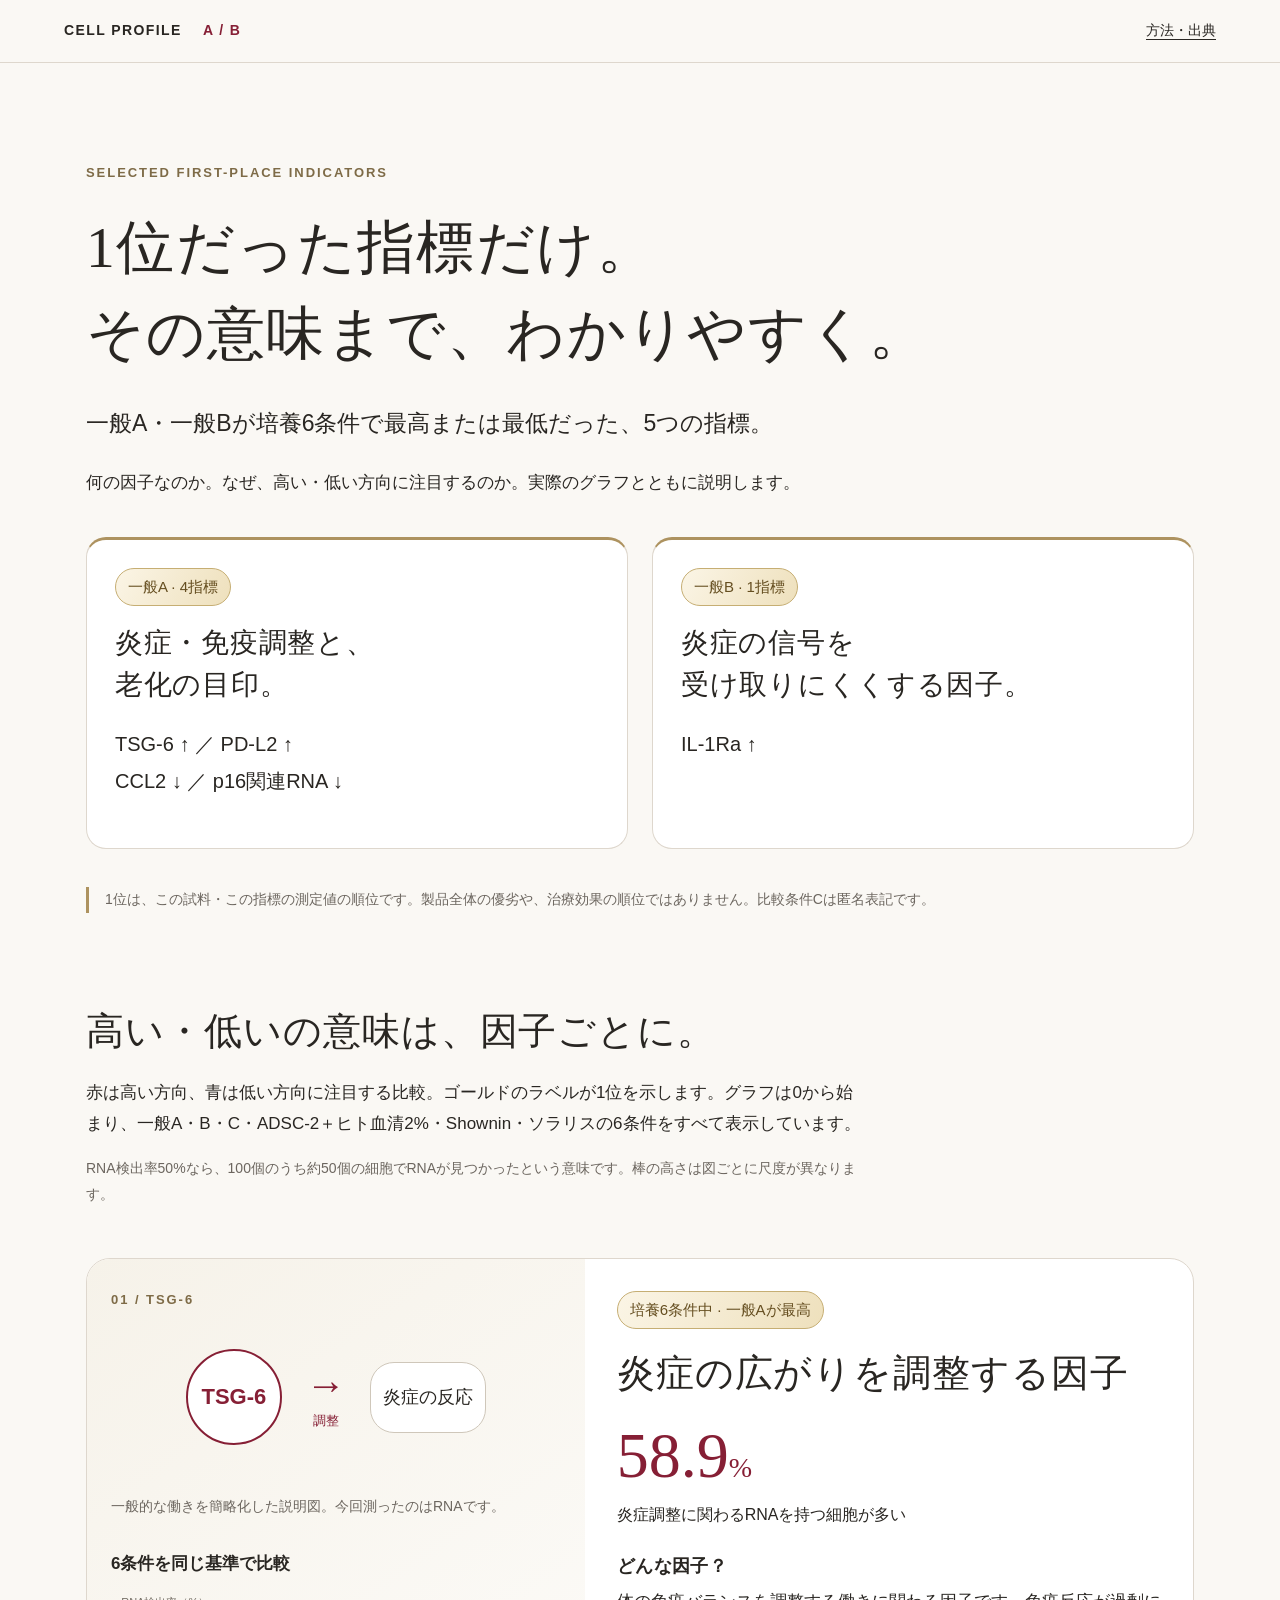
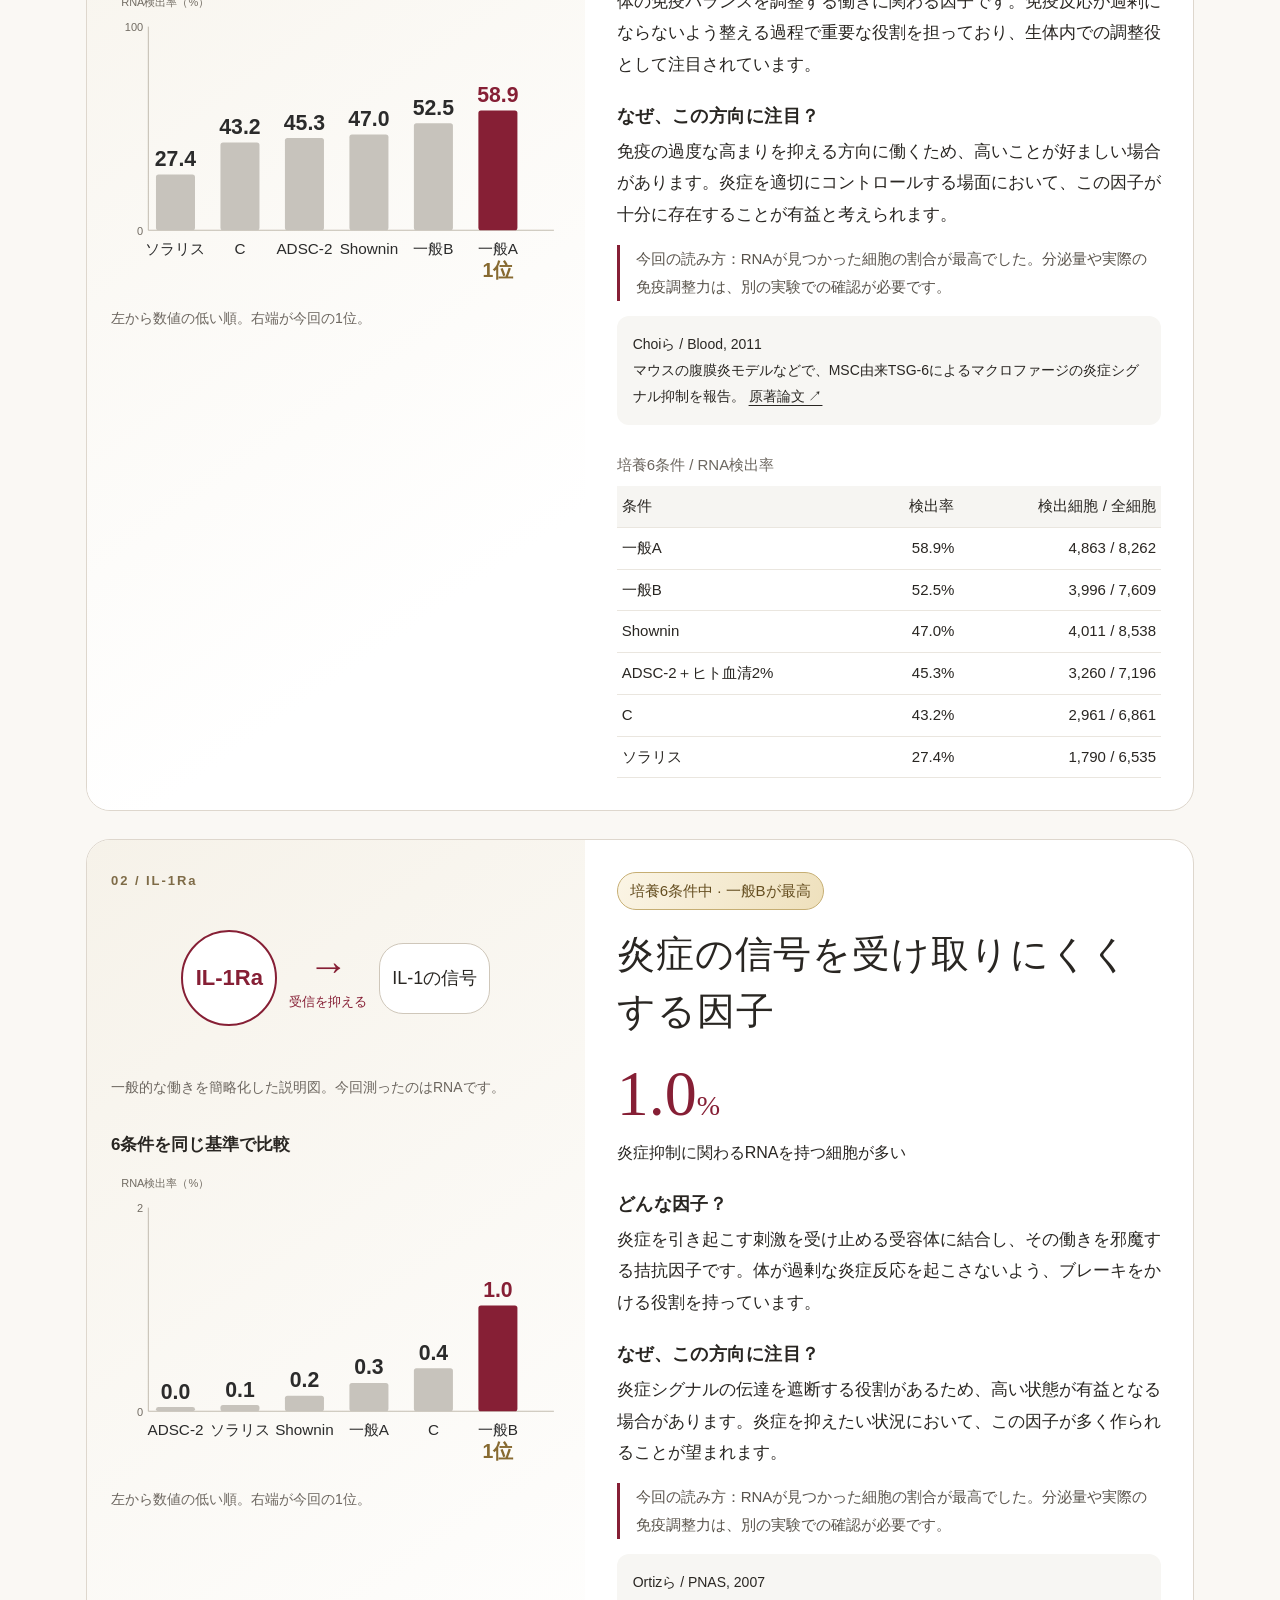
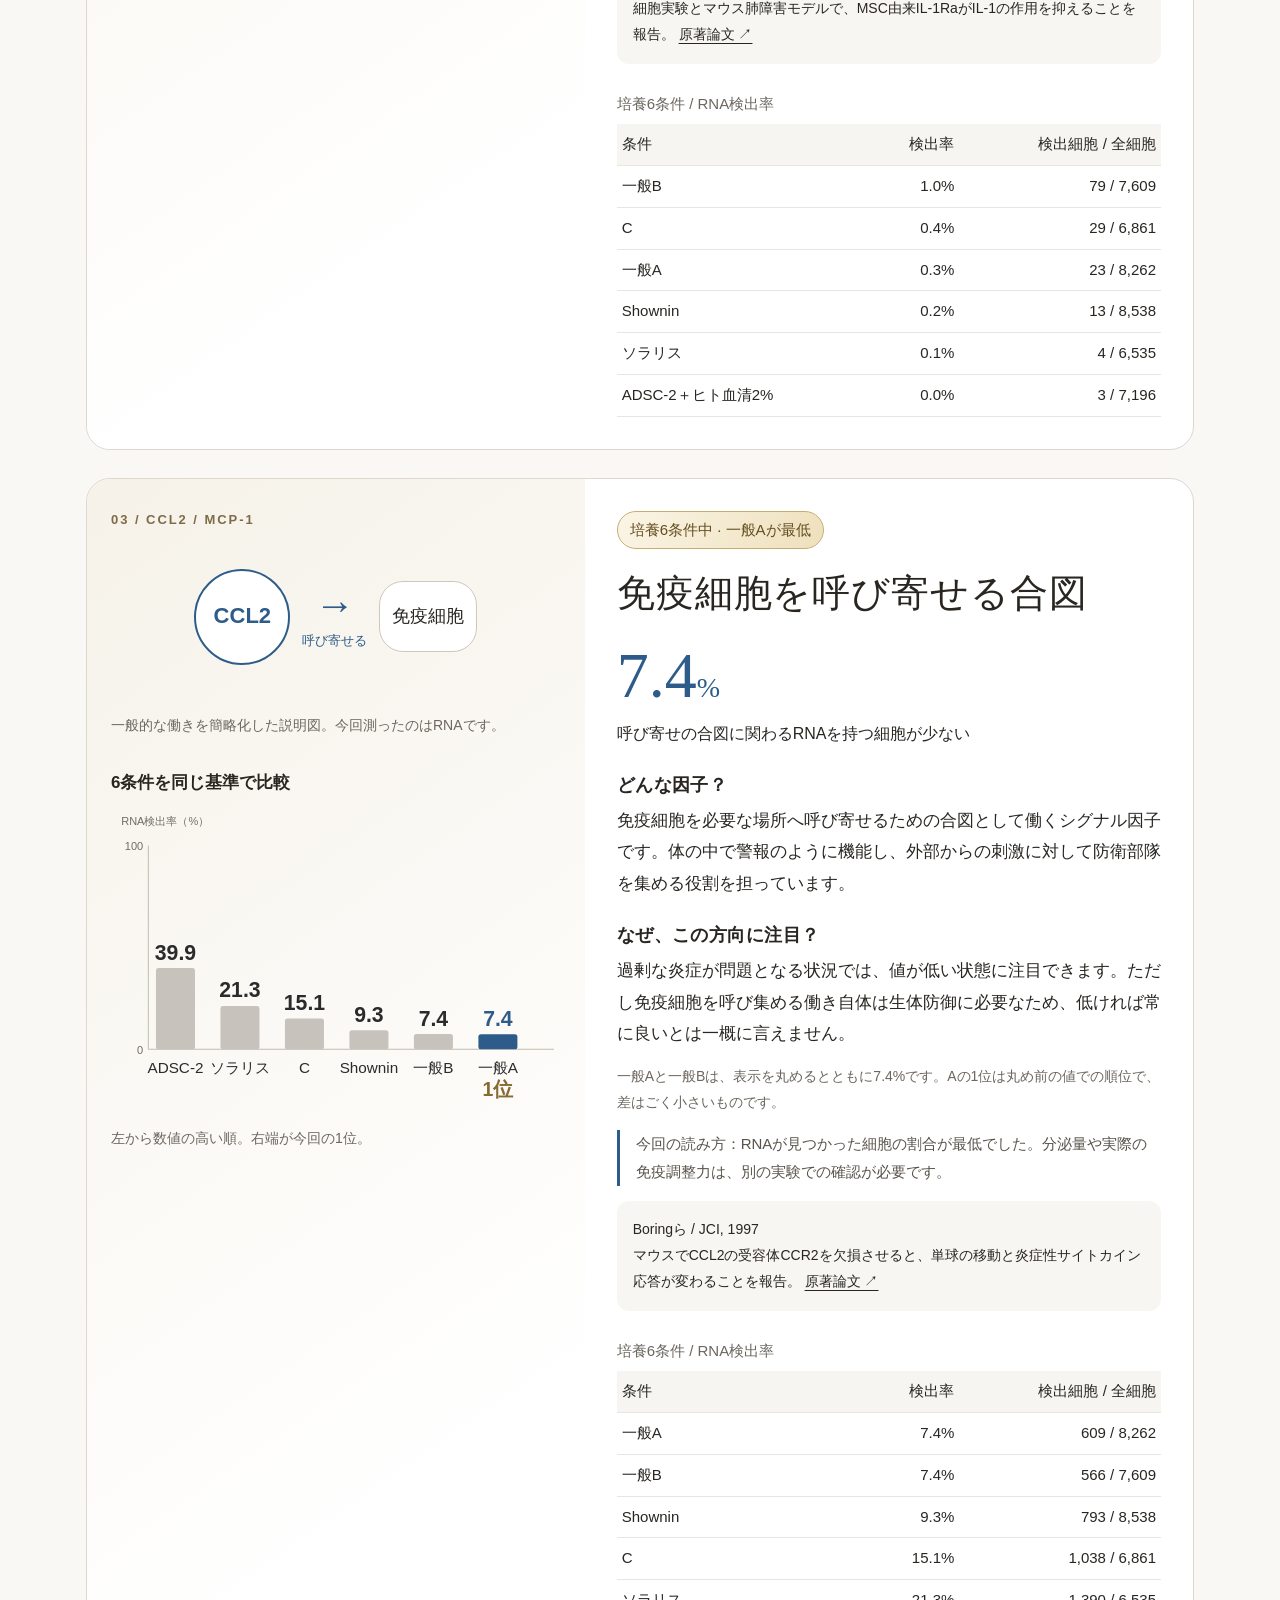
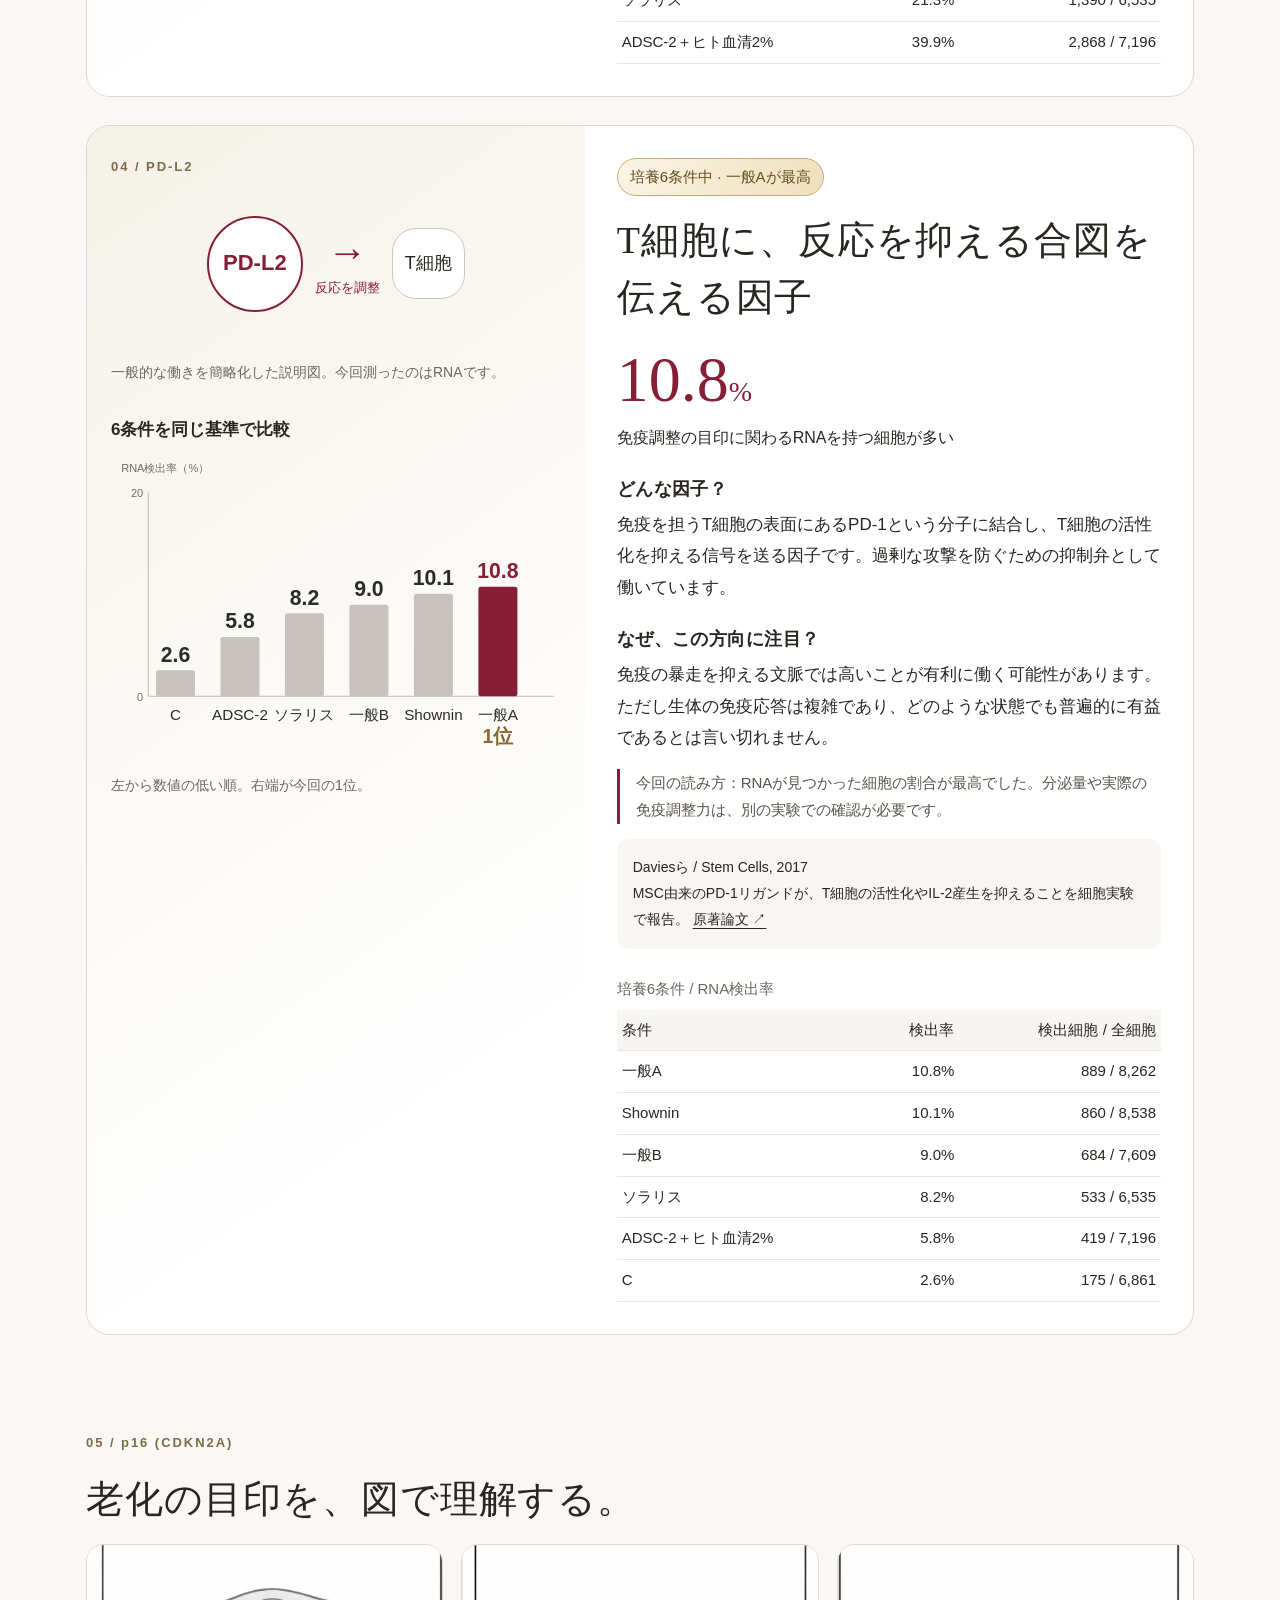
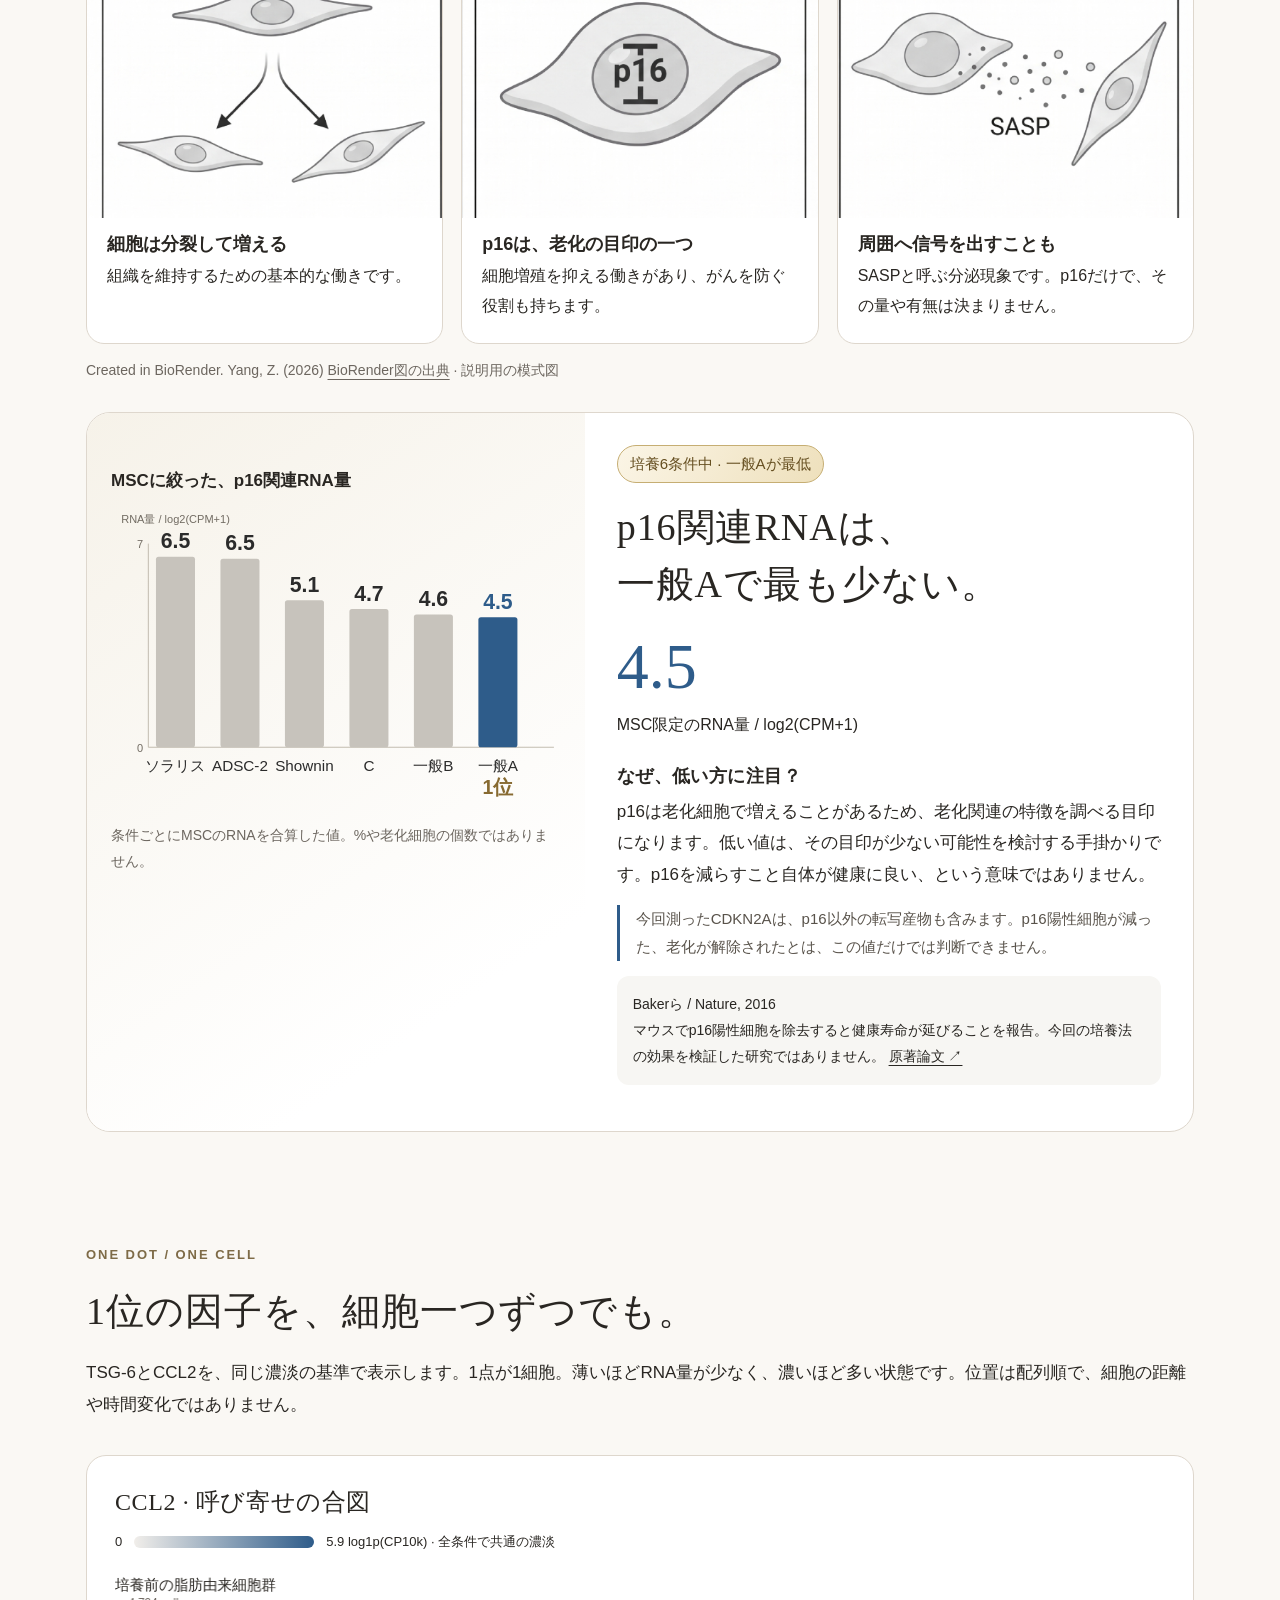
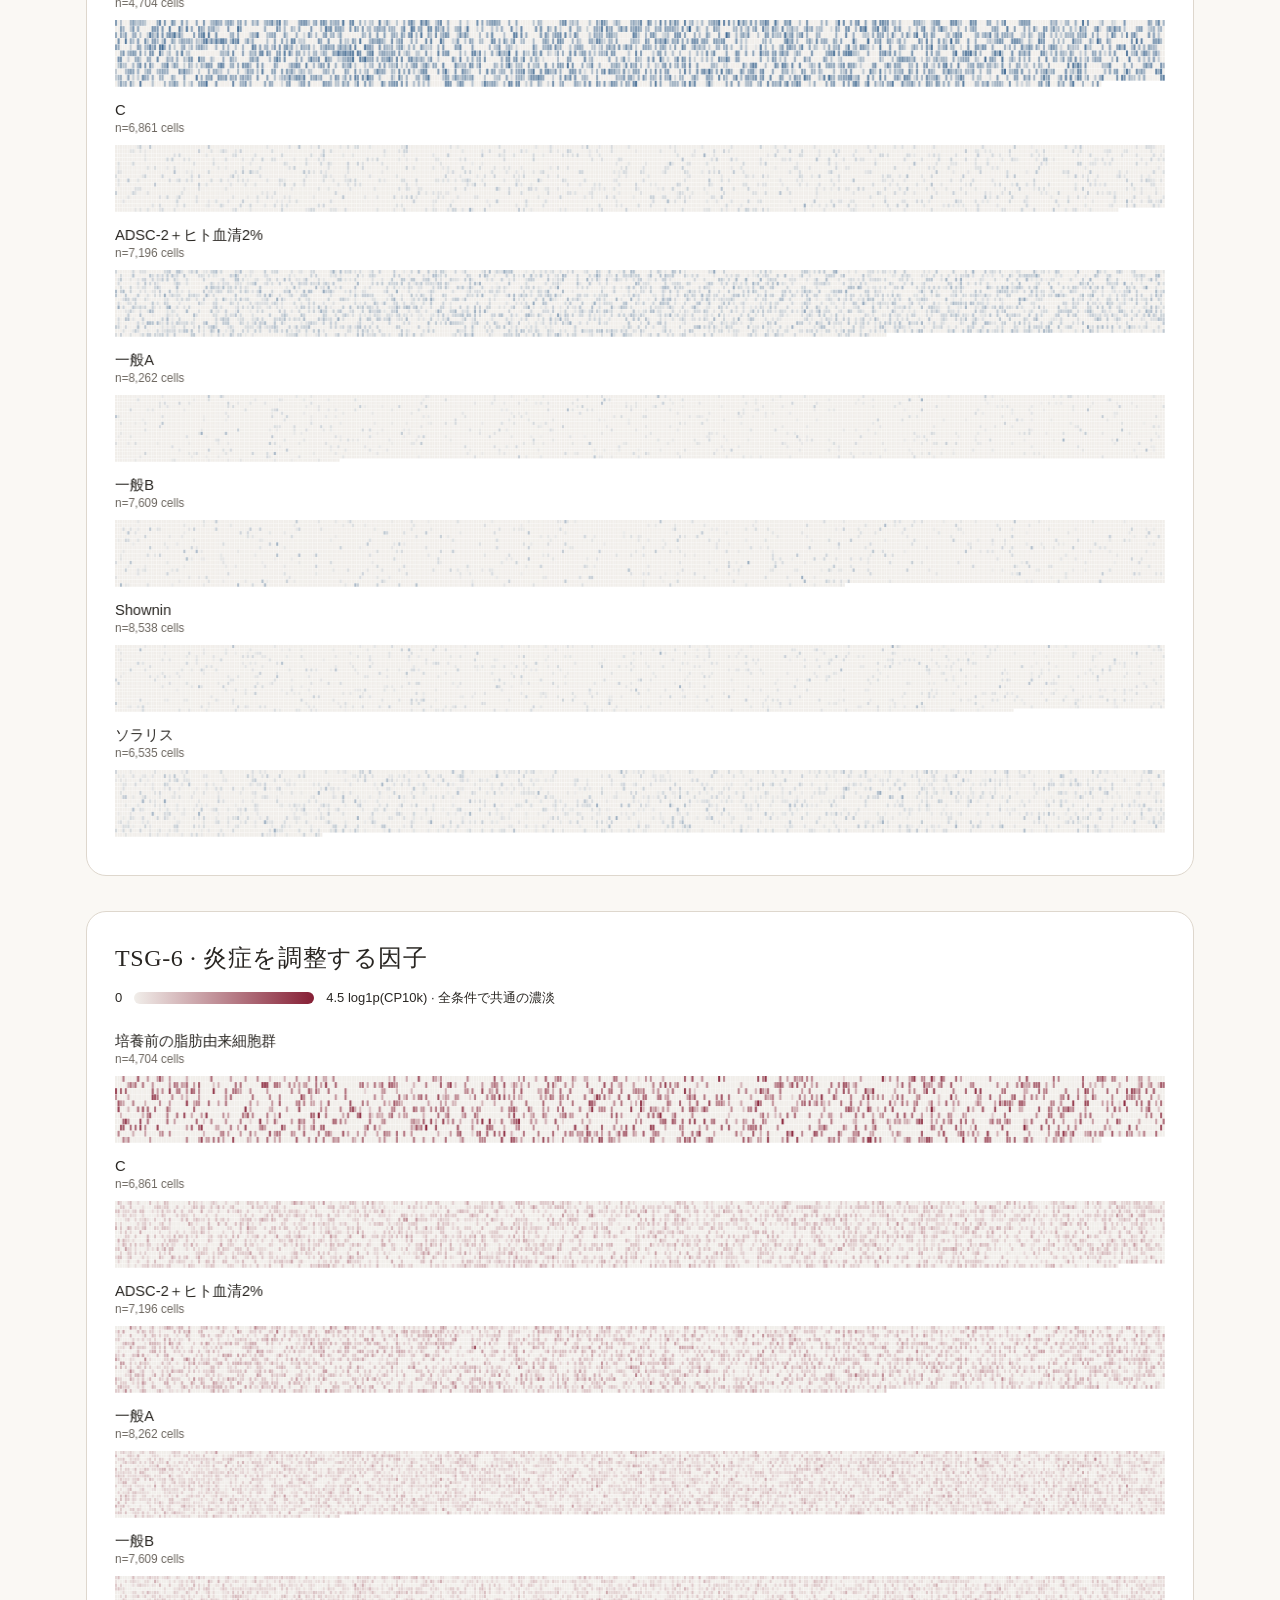
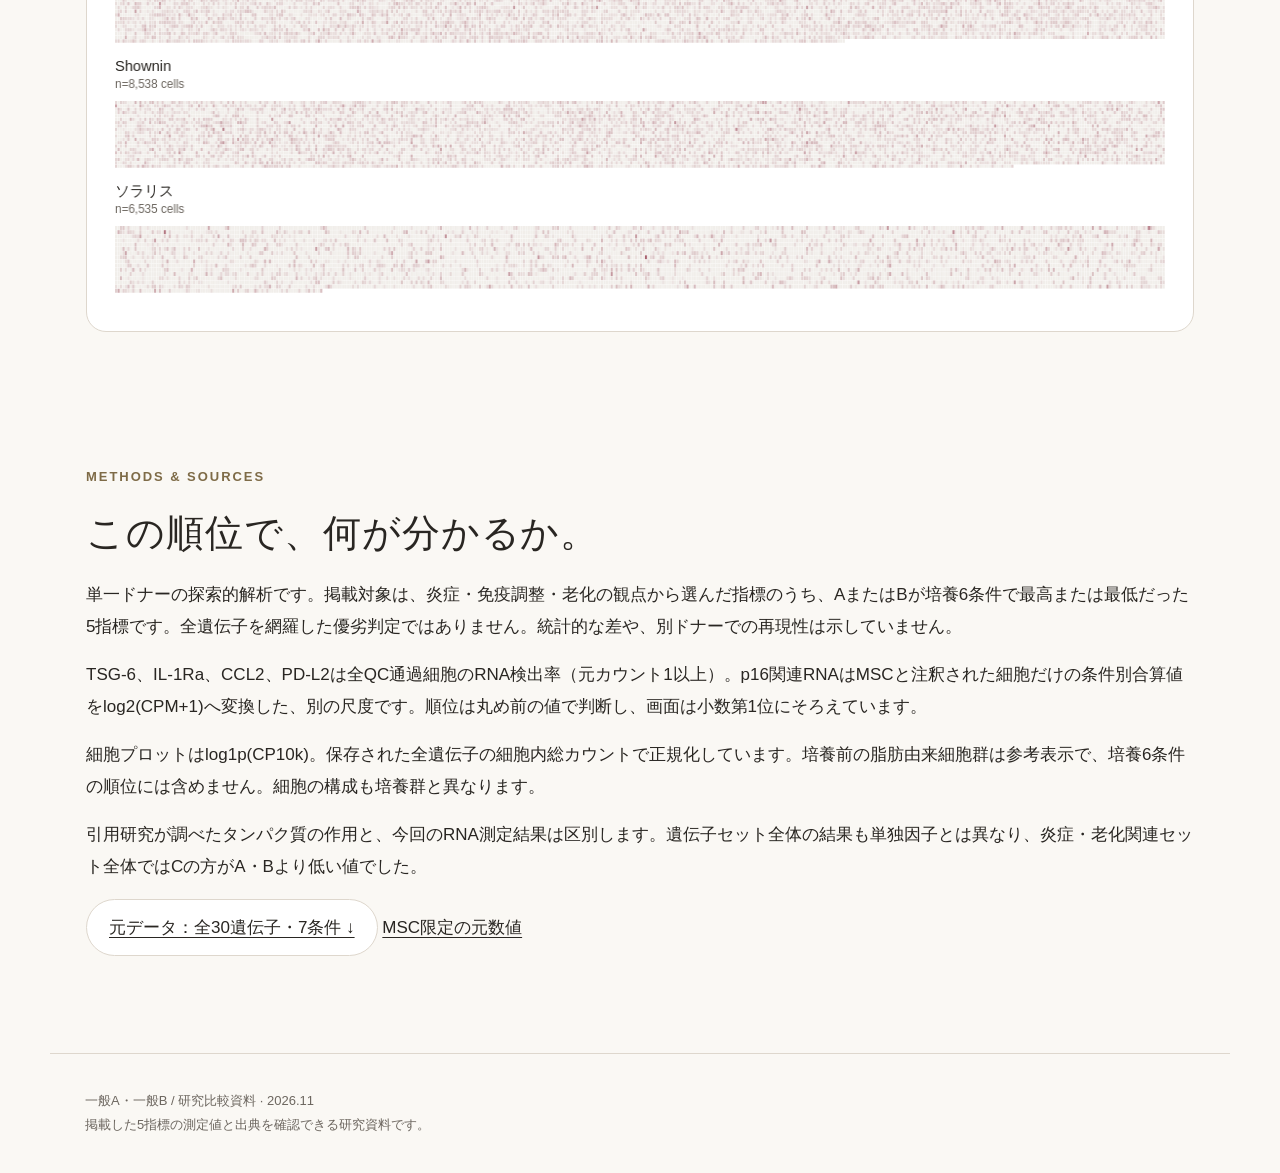
<file: ab-comparison.html>
<!doctype html><html lang="ja"><head><meta charset="utf-8"><meta name="viewport" content="width=device-width,initial-scale=1"><meta name="description" content="培養6条件で一般Aまたは一般Bが1位となった5指標。因子の働き、評価の方向、研究結果を図とグラフで解説。"><title>一般A・一般B｜1位の指標をわかりやすく</title><link rel="stylesheet" href="/assets_public/ab-comparison.css?v=champions2"></head><body><header><a href="#top" class="brand">CELL PROFILE <span>A / B</span></a><a href="#methods">方法・出典</a></header><main id="top"><section class="hero"><p class="eyebrow">SELECTED FIRST-PLACE INDICATORS</p><h1>1位だった指標だけ。<br>その意味まで、わかりやすく。</h1><p class="lead">一般A・一般Bが培養6条件で最高または最低だった、5つの指標。</p><p>何の因子なのか。なぜ、高い・低い方向に注目するのか。実際のグラフとともに説明します。</p><div class="winner-summary"><div><span class="badge">一般A · 4指標</span><h2>炎症・免疫調整と、<br>老化の目印。</h2><p>TSG-6 ↑ ／ PD-L2 ↑<br>CCL2 ↓ ／ p16関連RNA ↓</p></div><div><span class="badge">一般B · 1指標</span><h2>炎症の信号を<br>受け取りにくくする因子。</h2><p>IL-1Ra ↑</p></div></div><p class="scope">1位は、この試料・この指標の測定値の順位です。製品全体の優劣や、治療効果の順位ではありません。比較条件Cは匿名表記です。</p></section><section class="intro"><h2>高い・低いの意味は、因子ごとに。</h2><p>赤は高い方向、青は低い方向に注目する比較。ゴールドのラベルが1位を示します。グラフは0から始まり、一般A・B・C・ADSC-2＋ヒト血清2%・Shownin・ソラリスの6条件をすべて表示しています。</p><p class="small">RNA検出率50%なら、100個のうち約50個の細胞でRNAが見つかったという意味です。棒の高さは図ごとに尺度が異なります。</p></section><article class="metric champion" id="TNFAIP6" style="--accent:#861F35"><div class="chart-panel"><span class="eyebrow">01 / TSG-6</span><div class="mechanism" aria-label="TSG-6が炎症の反応を調整する一般的な働き"><div class="factor-orb">TSG-6</div><div class="signal"><span>→</span><small>調整</small></div><div class="factor-target">炎症の反応</div></div><p class="small">一般的な働きを簡略化した説明図。今回測ったのはRNAです。</p><p class="chart-heading">6条件を同じ基準で比較</p><svg viewBox="0 0 530 355" role="img" aria-label="RNA検出率（%）。ソラリス 27.4、C 43.2、ADSC-2 45.3、Shownin 47.0、一般B 52.5、一般A 58.9"><text x="12" y="18" class="axis">RNA検出率（%）</text><text x="38" y="47" text-anchor="end" class="axis">100</text><text x="38" y="287" text-anchor="end" class="axis">0</text><path d="M44 42V282H522" fill="none" stroke="#b9b1a5"/><rect x="53" y="216.262" width="46" height="65.738" rx="3" fill="#c7c3bc"/><text x="76" y="206.262" text-anchor="middle" class="champ-value" fill="#2b2b2b">27.4</text><text x="76" y="310" text-anchor="middle" class="champ-label">ソラリス</text><text x="76" y="337" text-anchor="middle" class="champ-rank"></text><rect x="129" y="178.423" width="46" height="103.577" rx="3" fill="#c7c3bc"/><text x="152" y="168.423" text-anchor="middle" class="champ-value" fill="#2b2b2b">43.2</text><text x="152" y="310" text-anchor="middle" class="champ-label">C</text><text x="152" y="337" text-anchor="middle" class="champ-rank"></text><rect x="205" y="173.273" width="46" height="108.727" rx="3" fill="#c7c3bc"/><text x="228" y="163.273" text-anchor="middle" class="champ-value" fill="#2b2b2b">45.3</text><text x="228" y="310" text-anchor="middle" class="champ-label">ADSC-2</text><text x="228" y="337" text-anchor="middle" class="champ-rank"></text><rect x="281" y="169.252" width="46" height="112.748" rx="3" fill="#c7c3bc"/><text x="304" y="159.252" text-anchor="middle" class="champ-value" fill="#2b2b2b">47.0</text><text x="304" y="310" text-anchor="middle" class="champ-label">Shownin</text><text x="304" y="337" text-anchor="middle" class="champ-rank"></text><rect x="357" y="155.960" width="46" height="126.040" rx="3" fill="#c7c3bc"/><text x="380" y="145.960" text-anchor="middle" class="champ-value" fill="#2b2b2b">52.5</text><text x="380" y="310" text-anchor="middle" class="champ-label">一般B</text><text x="380" y="337" text-anchor="middle" class="champ-rank"></text><rect x="433" y="140.736" width="46" height="141.264" rx="3" fill="#861F35"/><text x="456" y="130.736" text-anchor="middle" class="champ-value" fill="#861F35">58.9</text><text x="456" y="310" text-anchor="middle" class="champ-label">一般A</text><text x="456" y="337" text-anchor="middle" class="champ-rank">1位</text></svg><p class="small">左から数値の低い順。右端が今回の1位。</p></div><div class="explain"><span class="badge">培養6条件中 · 一般Aが最高</span><h2>炎症の広がりを調整する因子</h2><div class="result"><strong>58.9<small>%</small></strong><p>炎症調整に関わるRNAを持つ細胞が多い</p></div><div class="why"><h3>どんな因子？</h3><p>体の免疫バランスを調整する働きに関わる因子です。免疫反応が過剰にならないよう整える過程で重要な役割を担っており、生体内での調整役として注目されています。</p><h3>なぜ、この方向に注目？</h3><p>免疫の過度な高まりを抑える方向に働くため、高いことが好ましい場合があります。炎症を適切にコントロールする場面において、この因子が十分に存在することが有益と考えられます。</p></div><p class="reading">今回の読み方：RNAが見つかった細胞の割合が最高でした。分泌量や実際の免疫調整力は、別の実験での確認が必要です。</p><p class="evidence">Choiら / Blood, 2011<br>マウスの腹膜炎モデルなどで、MSC由来TSG-6によるマクロファージの炎症シグナル抑制を報告。 <a href="https://pmc.ncbi.nlm.nih.gov/articles/PMC3138686/" target="_blank" rel="noopener">原著論文 ↗</a></p><table><caption>培養6条件 / RNA検出率</caption><thead><tr><th>条件</th><th>検出率</th><th>検出細胞 / 全細胞</th></tr></thead><tbody><tr><th>一般A</th><td>58.9%</td><td>4,863 / 8,262</td></tr><tr><th>一般B</th><td>52.5%</td><td>3,996 / 7,609</td></tr><tr><th>Shownin</th><td>47.0%</td><td>4,011 / 8,538</td></tr><tr><th>ADSC-2＋ヒト血清2%</th><td>45.3%</td><td>3,260 / 7,196</td></tr><tr><th>C</th><td>43.2%</td><td>2,961 / 6,861</td></tr><tr><th>ソラリス</th><td>27.4%</td><td>1,790 / 6,535</td></tr></tbody></table></div></article><article class="metric champion" id="IL1RN" style="--accent:#861F35"><div class="chart-panel"><span class="eyebrow">02 / IL-1Ra</span><div class="mechanism" aria-label="IL-1RaがIL-1の信号を受信を抑えるする一般的な働き"><div class="factor-orb">IL-1Ra</div><div class="signal"><span>→</span><small>受信を抑える</small></div><div class="factor-target">IL-1の信号</div></div><p class="small">一般的な働きを簡略化した説明図。今回測ったのはRNAです。</p><p class="chart-heading">6条件を同じ基準で比較</p><svg viewBox="0 0 530 355" role="img" aria-label="RNA検出率（%）。ADSC-2 0.0、ソラリス 0.1、Shownin 0.2、一般A 0.3、C 0.4、一般B 1.0"><text x="12" y="18" class="axis">RNA検出率（%）</text><text x="38" y="47" text-anchor="end" class="axis">2</text><text x="38" y="287" text-anchor="end" class="axis">0</text><path d="M44 42V282H522" fill="none" stroke="#b9b1a5"/><rect x="53" y="276.997" width="46" height="5.003" rx="3" fill="#c7c3bc"/><text x="76" y="266.997" text-anchor="middle" class="champ-value" fill="#2b2b2b">0.0</text><text x="76" y="310" text-anchor="middle" class="champ-label">ADSC-2</text><text x="76" y="337" text-anchor="middle" class="champ-rank"></text><rect x="129" y="274.655" width="46" height="7.345" rx="3" fill="#c7c3bc"/><text x="152" y="264.655" text-anchor="middle" class="champ-value" fill="#2b2b2b">0.1</text><text x="152" y="310" text-anchor="middle" class="champ-label">ソラリス</text><text x="152" y="337" text-anchor="middle" class="champ-rank"></text><rect x="205" y="263.729" width="46" height="18.271" rx="3" fill="#c7c3bc"/><text x="228" y="253.729" text-anchor="middle" class="champ-value" fill="#2b2b2b">0.2</text><text x="228" y="310" text-anchor="middle" class="champ-label">Shownin</text><text x="228" y="337" text-anchor="middle" class="champ-rank"></text><rect x="281" y="248.594" width="46" height="33.406" rx="3" fill="#c7c3bc"/><text x="304" y="238.594" text-anchor="middle" class="champ-value" fill="#2b2b2b">0.3</text><text x="304" y="310" text-anchor="middle" class="champ-label">一般A</text><text x="304" y="337" text-anchor="middle" class="champ-rank"></text><rect x="357" y="231.279" width="46" height="50.721" rx="3" fill="#c7c3bc"/><text x="380" y="221.279" text-anchor="middle" class="champ-value" fill="#2b2b2b">0.4</text><text x="380" y="310" text-anchor="middle" class="champ-label">C</text><text x="380" y="337" text-anchor="middle" class="champ-rank"></text><rect x="433" y="157.411" width="46" height="124.589" rx="3" fill="#861F35"/><text x="456" y="147.411" text-anchor="middle" class="champ-value" fill="#861F35">1.0</text><text x="456" y="310" text-anchor="middle" class="champ-label">一般B</text><text x="456" y="337" text-anchor="middle" class="champ-rank">1位</text></svg><p class="small">左から数値の低い順。右端が今回の1位。</p></div><div class="explain"><span class="badge">培養6条件中 · 一般Bが最高</span><h2>炎症の信号を受け取りにくくする因子</h2><div class="result"><strong>1.0<small>%</small></strong><p>炎症抑制に関わるRNAを持つ細胞が多い</p></div><div class="why"><h3>どんな因子？</h3><p>炎症を引き起こす刺激を受け止める受容体に結合し、その働きを邪魔する拮抗因子です。体が過剰な炎症反応を起こさないよう、ブレーキをかける役割を持っています。</p><h3>なぜ、この方向に注目？</h3><p>炎症シグナルの伝達を遮断する役割があるため、高い状態が有益となる場合があります。炎症を抑えたい状況において、この因子が多く作られることが望まれます。</p></div><p class="reading">今回の読み方：RNAが見つかった細胞の割合が最高でした。分泌量や実際の免疫調整力は、別の実験での確認が必要です。</p><p class="evidence">Ortizら / PNAS, 2007<br>細胞実験とマウス肺障害モデルで、MSC由来IL-1RaがIL-1の作用を抑えることを報告。 <a href="https://pmc.ncbi.nlm.nih.gov/articles/PMC1891813/" target="_blank" rel="noopener">原著論文 ↗</a></p><table><caption>培養6条件 / RNA検出率</caption><thead><tr><th>条件</th><th>検出率</th><th>検出細胞 / 全細胞</th></tr></thead><tbody><tr><th>一般B</th><td>1.0%</td><td>79 / 7,609</td></tr><tr><th>C</th><td>0.4%</td><td>29 / 6,861</td></tr><tr><th>一般A</th><td>0.3%</td><td>23 / 8,262</td></tr><tr><th>Shownin</th><td>0.2%</td><td>13 / 8,538</td></tr><tr><th>ソラリス</th><td>0.1%</td><td>4 / 6,535</td></tr><tr><th>ADSC-2＋ヒト血清2%</th><td>0.0%</td><td>3 / 7,196</td></tr></tbody></table></div></article><article class="metric champion" id="CCL2" style="--accent:#2E5C8A"><div class="chart-panel"><span class="eyebrow">03 / CCL2 / MCP-1</span><div class="mechanism" aria-label="CCL2が免疫細胞を呼び寄せるする一般的な働き"><div class="factor-orb">CCL2</div><div class="signal"><span>→</span><small>呼び寄せる</small></div><div class="factor-target">免疫細胞</div></div><p class="small">一般的な働きを簡略化した説明図。今回測ったのはRNAです。</p><p class="chart-heading">6条件を同じ基準で比較</p><svg viewBox="0 0 530 355" role="img" aria-label="RNA検出率（%）。ADSC-2 39.9、ソラリス 21.3、C 15.1、Shownin 9.3、一般B 7.4、一般A 7.4"><text x="12" y="18" class="axis">RNA検出率（%）</text><text x="38" y="47" text-anchor="end" class="axis">100</text><text x="38" y="287" text-anchor="end" class="axis">0</text><path d="M44 42V282H522" fill="none" stroke="#b9b1a5"/><rect x="53" y="186.347" width="46" height="95.653" rx="3" fill="#c7c3bc"/><text x="76" y="176.347" text-anchor="middle" class="champ-value" fill="#2b2b2b">39.9</text><text x="76" y="310" text-anchor="middle" class="champ-label">ADSC-2</text><text x="76" y="337" text-anchor="middle" class="champ-rank"></text><rect x="129" y="230.952" width="46" height="51.048" rx="3" fill="#c7c3bc"/><text x="152" y="220.952" text-anchor="middle" class="champ-value" fill="#2b2b2b">21.3</text><text x="152" y="310" text-anchor="middle" class="champ-label">ソラリス</text><text x="152" y="337" text-anchor="middle" class="champ-rank"></text><rect x="205" y="245.690" width="46" height="36.310" rx="3" fill="#c7c3bc"/><text x="228" y="235.690" text-anchor="middle" class="champ-value" fill="#2b2b2b">15.1</text><text x="228" y="310" text-anchor="middle" class="champ-label">C</text><text x="228" y="337" text-anchor="middle" class="champ-rank"></text><rect x="281" y="259.709" width="46" height="22.291" rx="3" fill="#c7c3bc"/><text x="304" y="249.709" text-anchor="middle" class="champ-value" fill="#2b2b2b">9.3</text><text x="304" y="310" text-anchor="middle" class="champ-label">Shownin</text><text x="304" y="337" text-anchor="middle" class="champ-rank"></text><rect x="357" y="264.147" width="46" height="17.853" rx="3" fill="#c7c3bc"/><text x="380" y="254.147" text-anchor="middle" class="champ-value" fill="#2b2b2b">7.4</text><text x="380" y="310" text-anchor="middle" class="champ-label">一般B</text><text x="380" y="337" text-anchor="middle" class="champ-rank"></text><rect x="433" y="264.309" width="46" height="17.691" rx="3" fill="#2E5C8A"/><text x="456" y="254.309" text-anchor="middle" class="champ-value" fill="#2E5C8A">7.4</text><text x="456" y="310" text-anchor="middle" class="champ-label">一般A</text><text x="456" y="337" text-anchor="middle" class="champ-rank">1位</text></svg><p class="small">左から数値の高い順。右端が今回の1位。</p></div><div class="explain"><span class="badge">培養6条件中 · 一般Aが最低</span><h2>免疫細胞を呼び寄せる合図</h2><div class="result"><strong>7.4<small>%</small></strong><p>呼び寄せの合図に関わるRNAを持つ細胞が少ない</p></div><div class="why"><h3>どんな因子？</h3><p>免疫細胞を必要な場所へ呼び寄せるための合図として働くシグナル因子です。体の中で警報のように機能し、外部からの刺激に対して防衛部隊を集める役割を担っています。</p><h3>なぜ、この方向に注目？</h3><p>過剰な炎症が問題となる状況では、値が低い状態に注目できます。ただし免疫細胞を呼び集める働き自体は生体防御に必要なため、低ければ常に良いとは一概に言えません。</p></div><p class="small">一般Aと一般Bは、表示を丸めるとともに7.4%です。Aの1位は丸め前の値での順位で、差はごく小さいものです。</p><p class="reading">今回の読み方：RNAが見つかった細胞の割合が最低でした。分泌量や実際の免疫調整力は、別の実験での確認が必要です。</p><p class="evidence">Boringら / JCI, 1997<br>マウスでCCL2の受容体CCR2を欠損させると、単球の移動と炎症性サイトカイン応答が変わることを報告。 <a href="https://pmc.ncbi.nlm.nih.gov/articles/PMC508456/" target="_blank" rel="noopener">原著論文 ↗</a></p><table><caption>培養6条件 / RNA検出率</caption><thead><tr><th>条件</th><th>検出率</th><th>検出細胞 / 全細胞</th></tr></thead><tbody><tr><th>一般A</th><td>7.4%</td><td>609 / 8,262</td></tr><tr><th>一般B</th><td>7.4%</td><td>566 / 7,609</td></tr><tr><th>Shownin</th><td>9.3%</td><td>793 / 8,538</td></tr><tr><th>C</th><td>15.1%</td><td>1,038 / 6,861</td></tr><tr><th>ソラリス</th><td>21.3%</td><td>1,390 / 6,535</td></tr><tr><th>ADSC-2＋ヒト血清2%</th><td>39.9%</td><td>2,868 / 7,196</td></tr></tbody></table></div></article><article class="metric champion" id="PDCD1LG2" style="--accent:#861F35"><div class="chart-panel"><span class="eyebrow">04 / PD-L2</span><div class="mechanism" aria-label="PD-L2がT細胞を反応を調整する一般的な働き"><div class="factor-orb">PD-L2</div><div class="signal"><span>→</span><small>反応を調整</small></div><div class="factor-target">T細胞</div></div><p class="small">一般的な働きを簡略化した説明図。今回測ったのはRNAです。</p><p class="chart-heading">6条件を同じ基準で比較</p><svg viewBox="0 0 530 355" role="img" aria-label="RNA検出率（%）。C 2.6、ADSC-2 5.8、ソラリス 8.2、一般B 9.0、Shownin 10.1、一般A 10.8"><text x="12" y="18" class="axis">RNA検出率（%）</text><text x="38" y="47" text-anchor="end" class="axis">20</text><text x="38" y="287" text-anchor="end" class="axis">0</text><path d="M44 42V282H522" fill="none" stroke="#b9b1a5"/><rect x="53" y="251.392" width="46" height="30.608" rx="3" fill="#c7c3bc"/><text x="76" y="241.392" text-anchor="middle" class="champ-value" fill="#2b2b2b">2.6</text><text x="76" y="310" text-anchor="middle" class="champ-label">C</text><text x="76" y="337" text-anchor="middle" class="champ-rank"></text><rect x="129" y="212.128" width="46" height="69.872" rx="3" fill="#c7c3bc"/><text x="152" y="202.128" text-anchor="middle" class="champ-value" fill="#2b2b2b">5.8</text><text x="152" y="310" text-anchor="middle" class="champ-label">ADSC-2</text><text x="152" y="337" text-anchor="middle" class="champ-rank"></text><rect x="205" y="184.127" width="46" height="97.873" rx="3" fill="#c7c3bc"/><text x="228" y="174.127" text-anchor="middle" class="champ-value" fill="#2b2b2b">8.2</text><text x="228" y="310" text-anchor="middle" class="champ-label">ソラリス</text><text x="228" y="337" text-anchor="middle" class="champ-rank"></text><rect x="281" y="174.128" width="46" height="107.872" rx="3" fill="#c7c3bc"/><text x="304" y="164.128" text-anchor="middle" class="champ-value" fill="#2b2b2b">9.0</text><text x="304" y="310" text-anchor="middle" class="champ-label">一般B</text><text x="304" y="337" text-anchor="middle" class="champ-rank"></text><rect x="357" y="161.129" width="46" height="120.871" rx="3" fill="#c7c3bc"/><text x="380" y="151.129" text-anchor="middle" class="champ-value" fill="#2b2b2b">10.1</text><text x="380" y="310" text-anchor="middle" class="champ-label">Shownin</text><text x="380" y="337" text-anchor="middle" class="champ-rank"></text><rect x="433" y="152.879" width="46" height="129.121" rx="3" fill="#861F35"/><text x="456" y="142.879" text-anchor="middle" class="champ-value" fill="#861F35">10.8</text><text x="456" y="310" text-anchor="middle" class="champ-label">一般A</text><text x="456" y="337" text-anchor="middle" class="champ-rank">1位</text></svg><p class="small">左から数値の低い順。右端が今回の1位。</p></div><div class="explain"><span class="badge">培養6条件中 · 一般Aが最高</span><h2>T細胞に、反応を抑える合図を伝える因子</h2><div class="result"><strong>10.8<small>%</small></strong><p>免疫調整の目印に関わるRNAを持つ細胞が多い</p></div><div class="why"><h3>どんな因子？</h3><p>免疫を担うT細胞の表面にあるPD-1という分子に結合し、T細胞の活性化を抑える信号を送る因子です。過剰な攻撃を防ぐための抑制弁として働いています。</p><h3>なぜ、この方向に注目？</h3><p>免疫の暴走を抑える文脈では高いことが有利に働く可能性があります。ただし生体の免疫応答は複雑であり、どのような状態でも普遍的に有益であるとは言い切れません。</p></div><p class="reading">今回の読み方：RNAが見つかった細胞の割合が最高でした。分泌量や実際の免疫調整力は、別の実験での確認が必要です。</p><p class="evidence">Daviesら / Stem Cells, 2017<br>MSC由来のPD-1リガンドが、T細胞の活性化やIL-2産生を抑えることを細胞実験で報告。 <a href="https://pmc.ncbi.nlm.nih.gov/articles/PMC5599995/" target="_blank" rel="noopener">原著論文 ↗</a></p><table><caption>培養6条件 / RNA検出率</caption><thead><tr><th>条件</th><th>検出率</th><th>検出細胞 / 全細胞</th></tr></thead><tbody><tr><th>一般A</th><td>10.8%</td><td>889 / 8,262</td></tr><tr><th>Shownin</th><td>10.1%</td><td>860 / 8,538</td></tr><tr><th>一般B</th><td>9.0%</td><td>684 / 7,609</td></tr><tr><th>ソラリス</th><td>8.2%</td><td>533 / 6,535</td></tr><tr><th>ADSC-2＋ヒト血清2%</th><td>5.8%</td><td>419 / 7,196</td></tr><tr><th>C</th><td>2.6%</td><td>175 / 6,861</td></tr></tbody></table></div></article><section class="bio-section"><p class="eyebrow">05 / p16 (CDKN2A)</p><h2>老化の目印を、図で理解する。</h2><div class="bio-panels"><figure><div class="bio-crop p0"><img src="/assets_public/ab-biorender-senescence.png" alt="BioRenderの細胞分裂の模式図" loading="lazy"></div><figcaption><b>細胞は分裂して増える</b><br>組織を維持するための基本的な働きです。</figcaption></figure><figure><div class="bio-crop p1"><img src="/assets_public/ab-biorender-senescence.png" alt="BioRenderのp16の模式図" loading="lazy"></div><figcaption><b>p16は、老化の目印の一つ</b><br>細胞増殖を抑える働きがあり、がんを防ぐ役割も持ちます。</figcaption></figure><figure><div class="bio-crop p2"><img src="/assets_public/ab-biorender-senescence.png" alt="BioRenderのSASPの模式図" loading="lazy"></div><figcaption><b>周囲へ信号を出すことも</b><br>SASPと呼ぶ分泌現象です。p16だけで、その量や有無は決まりません。</figcaption></figure></div><p class="small">Created in BioRender. Yang, Z. (2026) <a href="https://BioRender.com/meedf3g">BioRender図の出典</a> · 説明用の模式図</p></section><article class="metric champion" id="p16-msc" style="--accent:#2e5c8a"><div class="chart-panel"><p class="chart-heading">MSCに絞った、p16関連RNA量</p><svg viewBox="0 0 530 355" role="img" aria-label="RNA量 / log2(CPM+1)。ソラリス 6.5、ADSC-2 6.5、Shownin 5.1、C 4.7、一般B 4.6、一般A 4.5"><text x="12" y="18" class="axis">RNA量 / log2(CPM+1)</text><text x="38" y="47" text-anchor="end" class="axis">7</text><text x="38" y="287" text-anchor="end" class="axis">0</text><path d="M44 42V282H522" fill="none" stroke="#b9b1a5"/><rect x="53" y="57.546" width="46" height="224.454" rx="3" fill="#c7c3bc"/><text x="76" y="47.546" text-anchor="middle" class="champ-value" fill="#2b2b2b">6.5</text><text x="76" y="310" text-anchor="middle" class="champ-label">ソラリス</text><text x="76" y="337" text-anchor="middle" class="champ-rank"></text><rect x="129" y="59.947" width="46" height="222.053" rx="3" fill="#c7c3bc"/><text x="152" y="49.947" text-anchor="middle" class="champ-value" fill="#2b2b2b">6.5</text><text x="152" y="310" text-anchor="middle" class="champ-label">ADSC-2</text><text x="152" y="337" text-anchor="middle" class="champ-rank"></text><rect x="205" y="108.674" width="46" height="173.326" rx="3" fill="#c7c3bc"/><text x="228" y="98.674" text-anchor="middle" class="champ-value" fill="#2b2b2b">5.1</text><text x="228" y="310" text-anchor="middle" class="champ-label">Shownin</text><text x="228" y="337" text-anchor="middle" class="champ-rank"></text><rect x="281" y="119.164" width="46" height="162.836" rx="3" fill="#c7c3bc"/><text x="304" y="109.164" text-anchor="middle" class="champ-value" fill="#2b2b2b">4.7</text><text x="304" y="310" text-anchor="middle" class="champ-label">C</text><text x="304" y="337" text-anchor="middle" class="champ-rank"></text><rect x="357" y="125.446" width="46" height="156.554" rx="3" fill="#c7c3bc"/><text x="380" y="115.446" text-anchor="middle" class="champ-value" fill="#2b2b2b">4.6</text><text x="380" y="310" text-anchor="middle" class="champ-label">一般B</text><text x="380" y="337" text-anchor="middle" class="champ-rank"></text><rect x="433" y="128.667" width="46" height="153.333" rx="3" fill="#2E5C8A"/><text x="456" y="118.667" text-anchor="middle" class="champ-value" fill="#2E5C8A">4.5</text><text x="456" y="310" text-anchor="middle" class="champ-label">一般A</text><text x="456" y="337" text-anchor="middle" class="champ-rank">1位</text></svg><p class="small">条件ごとにMSCのRNAを合算した値。%や老化細胞の個数ではありません。</p></div><div class="explain"><span class="badge">培養6条件中 · 一般Aが最低</span><h2>p16関連RNAは、<br>一般Aで最も少ない。</h2><div class="result"><strong>4.5</strong><p>MSC限定のRNA量 / log2(CPM+1)</p></div><div class="why"><h3>なぜ、低い方に注目？</h3><p>p16は老化細胞で増えることがあるため、老化関連の特徴を調べる目印になります。低い値は、その目印が少ない可能性を検討する手掛かりです。p16を減らすこと自体が健康に良い、という意味ではありません。</p></div><p class="reading">今回測ったCDKN2Aは、p16以外の転写産物も含みます。p16陽性細胞が減った、老化が解除されたとは、この値だけでは判断できません。</p><p class="evidence">Bakerら / Nature, 2016<br>マウスでp16陽性細胞を除去すると健康寿命が延びることを報告。今回の培養法の効果を検証した研究ではありません。 <a href="https://doi.org/10.1038/nature16932">原著論文 ↗</a></p></div></article><section class="plot-section"><p class="eyebrow">ONE DOT / ONE CELL</p><h2>1位の因子を、細胞一つずつでも。</h2><p>TSG-6とCCL2を、同じ濃淡の基準で表示します。1点が1細胞。薄いほどRNA量が少なく、濃いほど多い状態です。位置は配列順で、細胞の距離や時間変化ではありません。</p><div id="plots">細胞データを読み込んでいます。</div><noscript>プロットにはJavaScriptが必要です。比較グラフと数値表は上に表示しています。</noscript></section><section id="methods"><p class="eyebrow">METHODS & SOURCES</p><h2>この順位で、何が分かるか。</h2><p>単一ドナーの探索的解析です。掲載対象は、炎症・免疫調整・老化の観点から選んだ指標のうち、AまたはBが培養6条件で最高または最低だった5指標です。全遺伝子を網羅した優劣判定ではありません。統計的な差や、別ドナーでの再現性は示していません。</p><p>TSG-6、IL-1Ra、CCL2、PD-L2は全QC通過細胞のRNA検出率（元カウント1以上）。p16関連RNAはMSCと注釈された細胞だけの条件別合算値をlog2(CPM+1)へ変換した、別の尺度です。順位は丸め前の値で判断し、画面は小数第1位にそろえています。</p><p>細胞プロットはlog1p(CP10k)。保存された全遺伝子の細胞内総カウントで正規化しています。培養前の脂肪由来細胞群は参考表示で、培養6条件の順位には含めません。細胞の構成も培養群と異なります。</p><p>引用研究が調べたタンパク質の作用と、今回のRNA測定結果は区別します。遺伝子セット全体の結果も単独因子とは異なり、炎症・老化関連セット全体ではCの方がA・Bより低い値でした。</p><p><a class="download" href="/ab_data/all_conditions.csv" download>元データ：全30遺伝子・7条件 ↓</a> <a href="/ab_data/msc_selected.json">MSC限定の元数値</a></p></section></main><footer>一般A・一般B / 研究比較資料 · 2026.11<br>掲載した5指標の測定値と出典を確認できる研究資料です。</footer><script src="/assets_public/ab-comparison.js?v=champions2" defer></script></body></html>
</file>
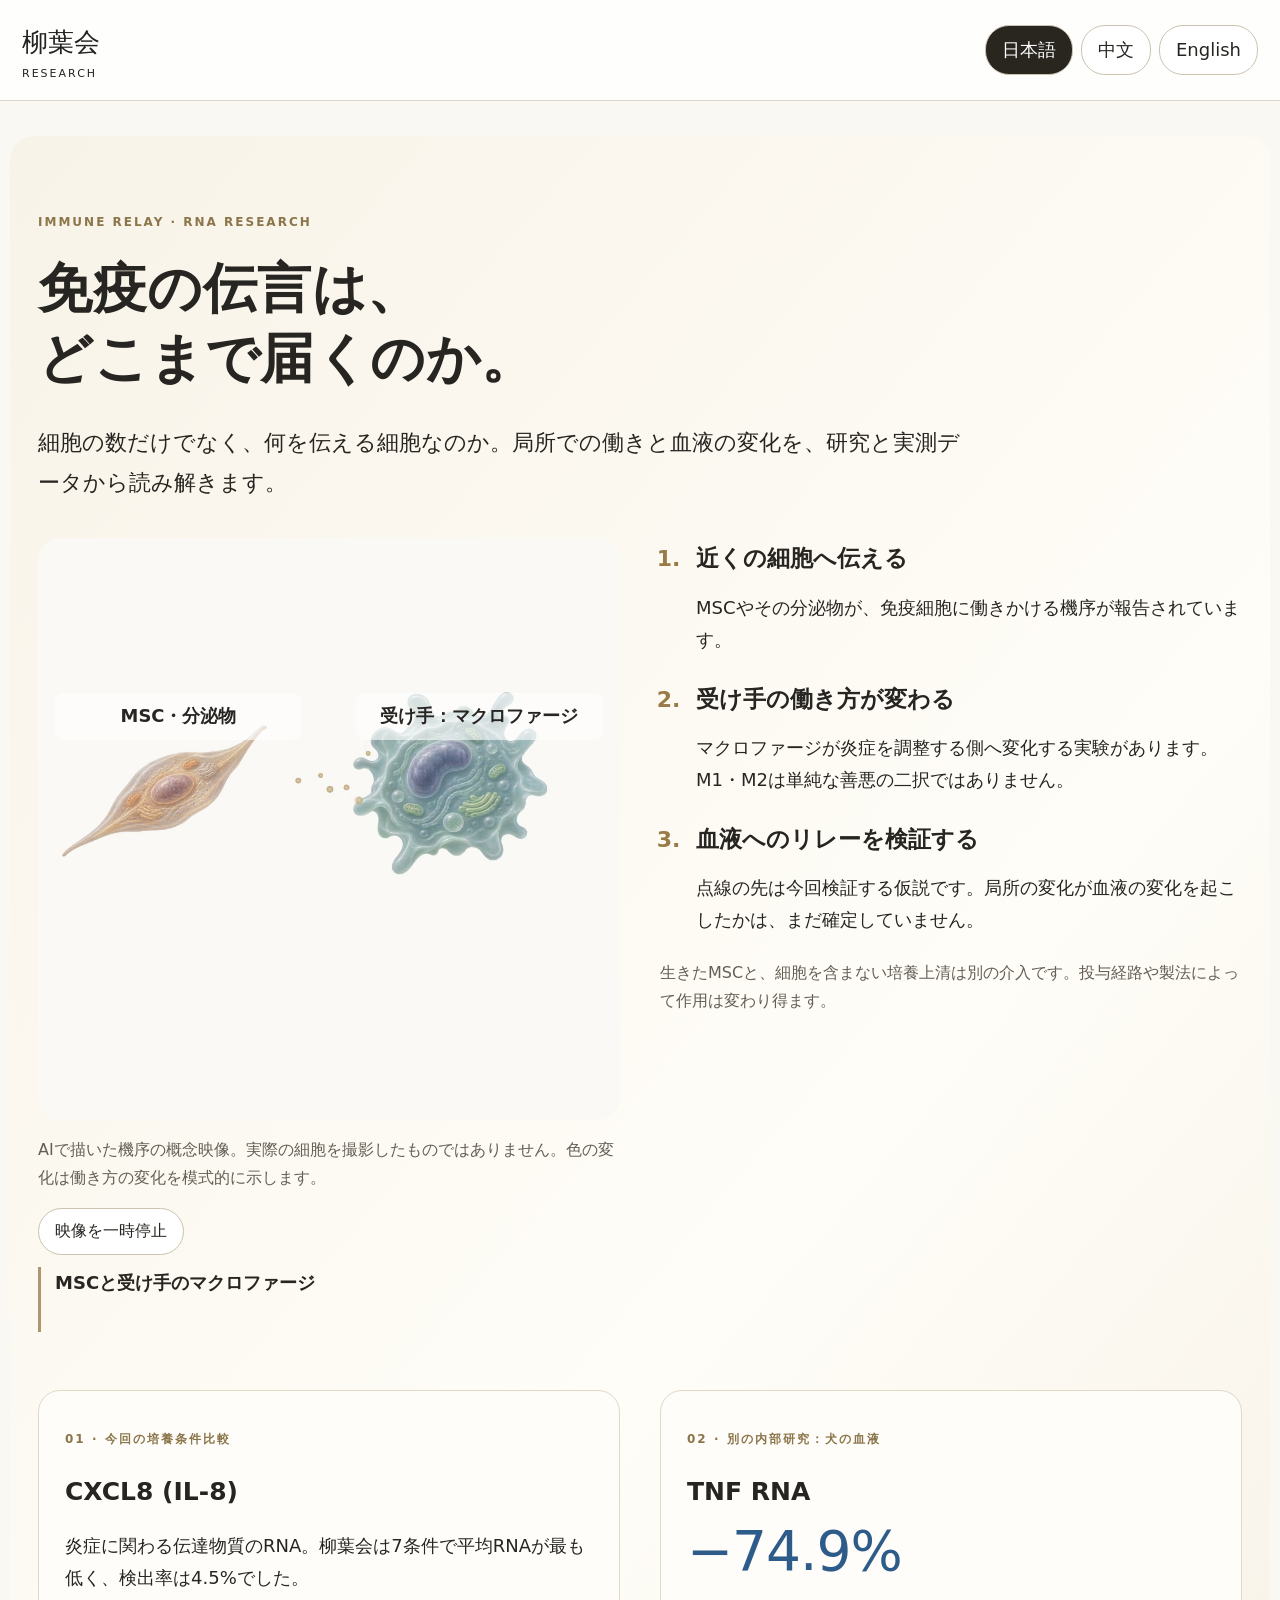
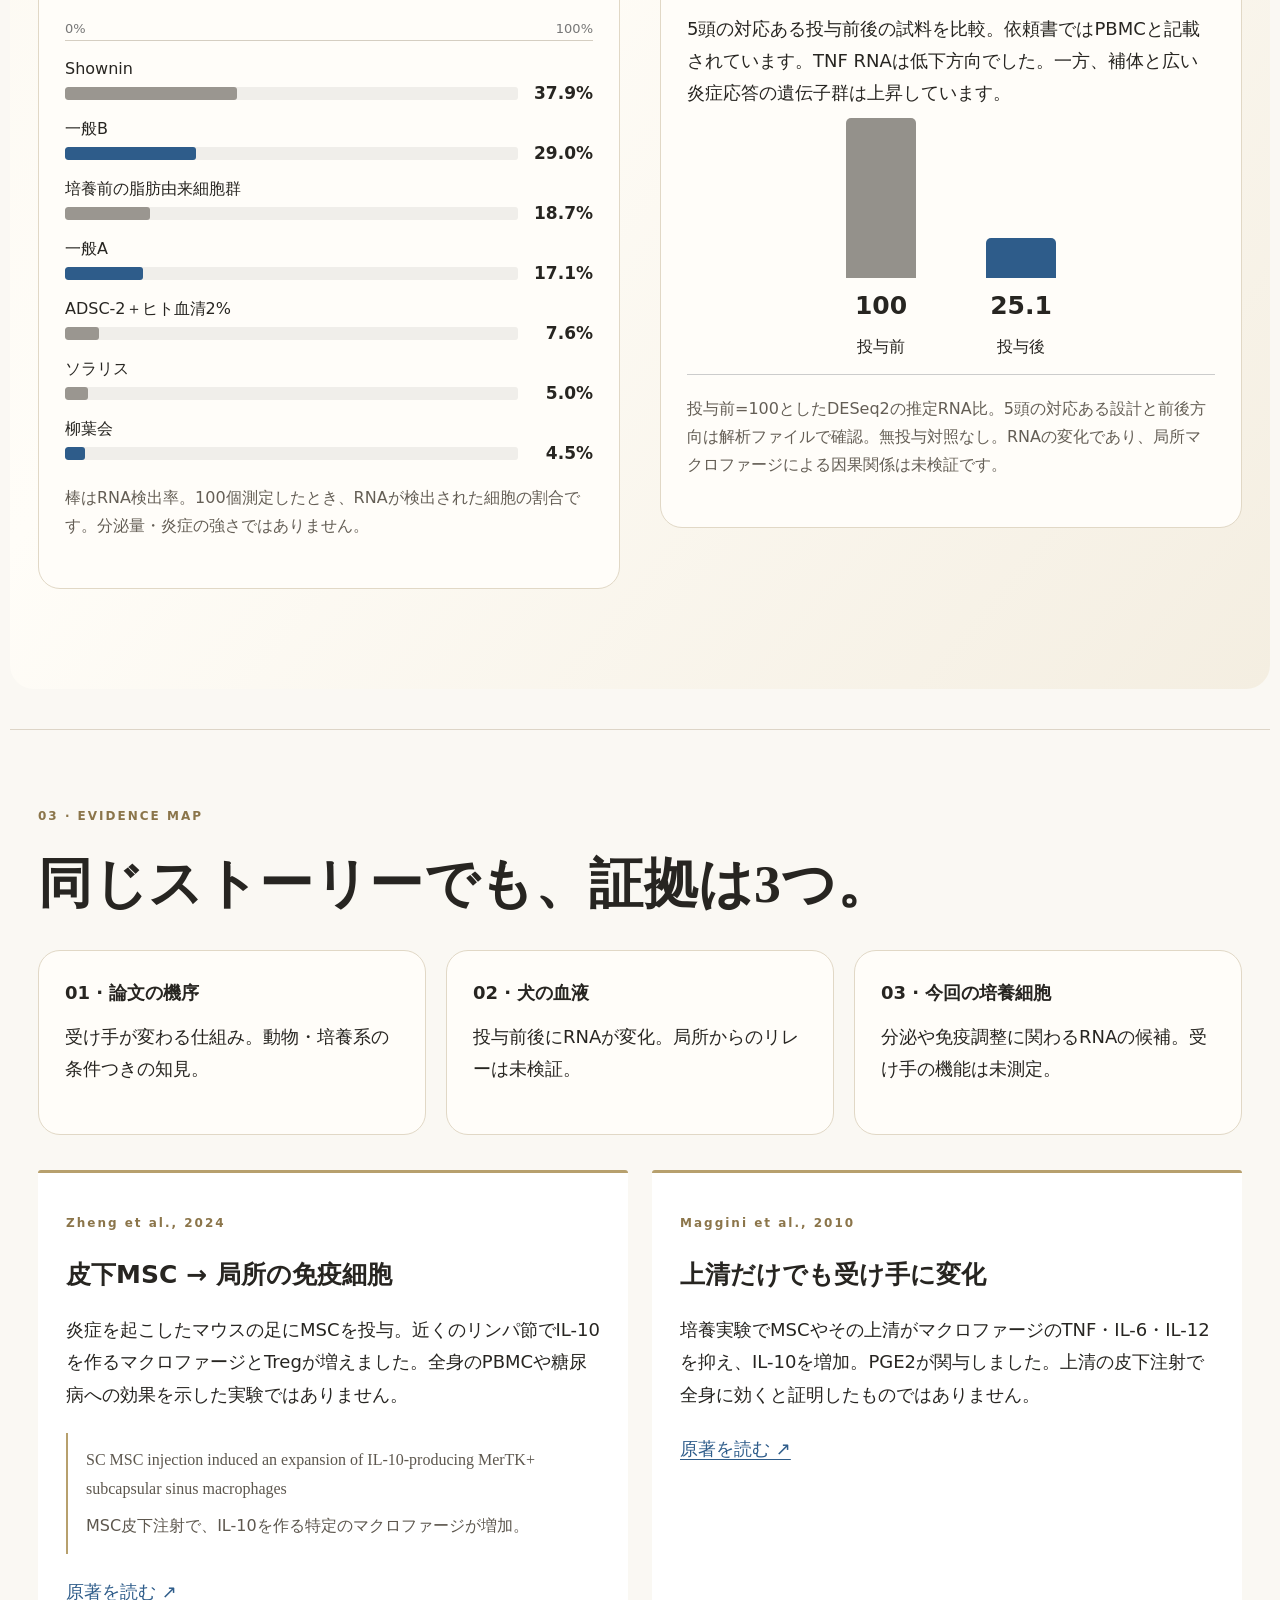
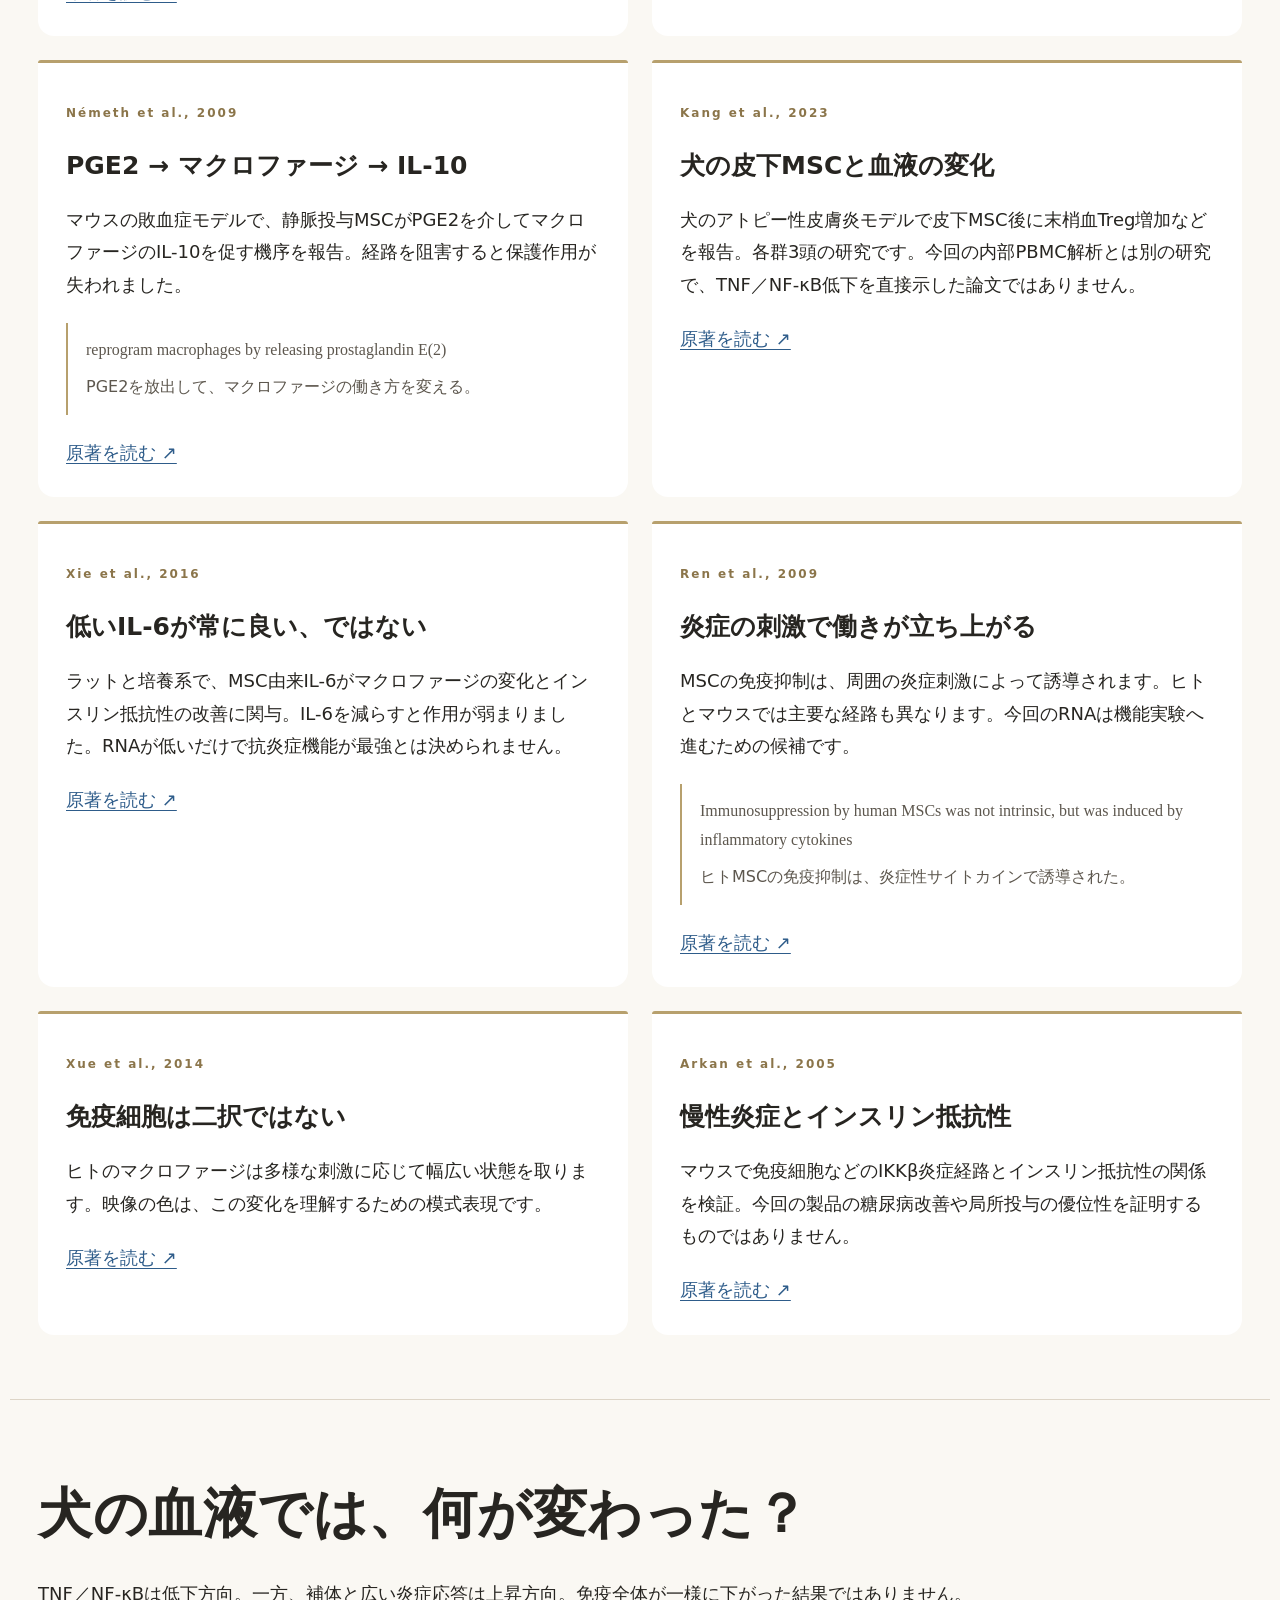
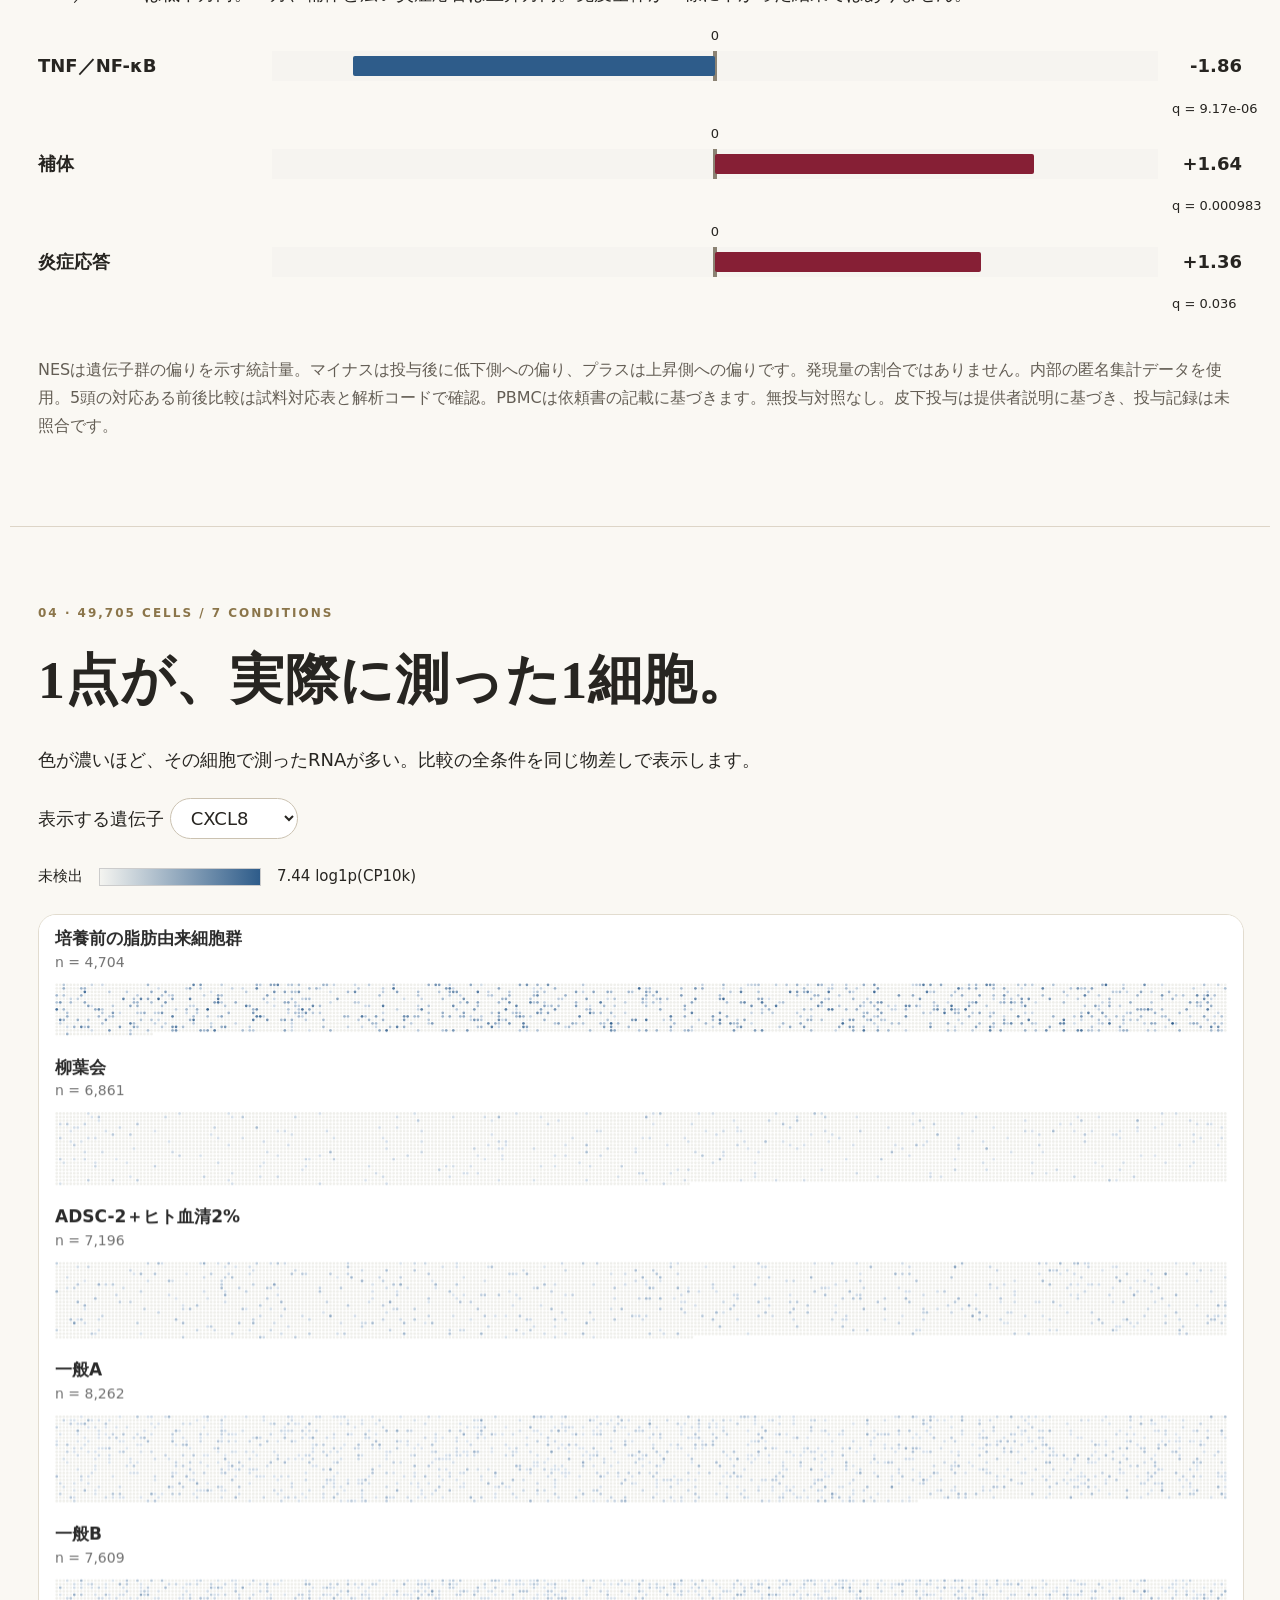
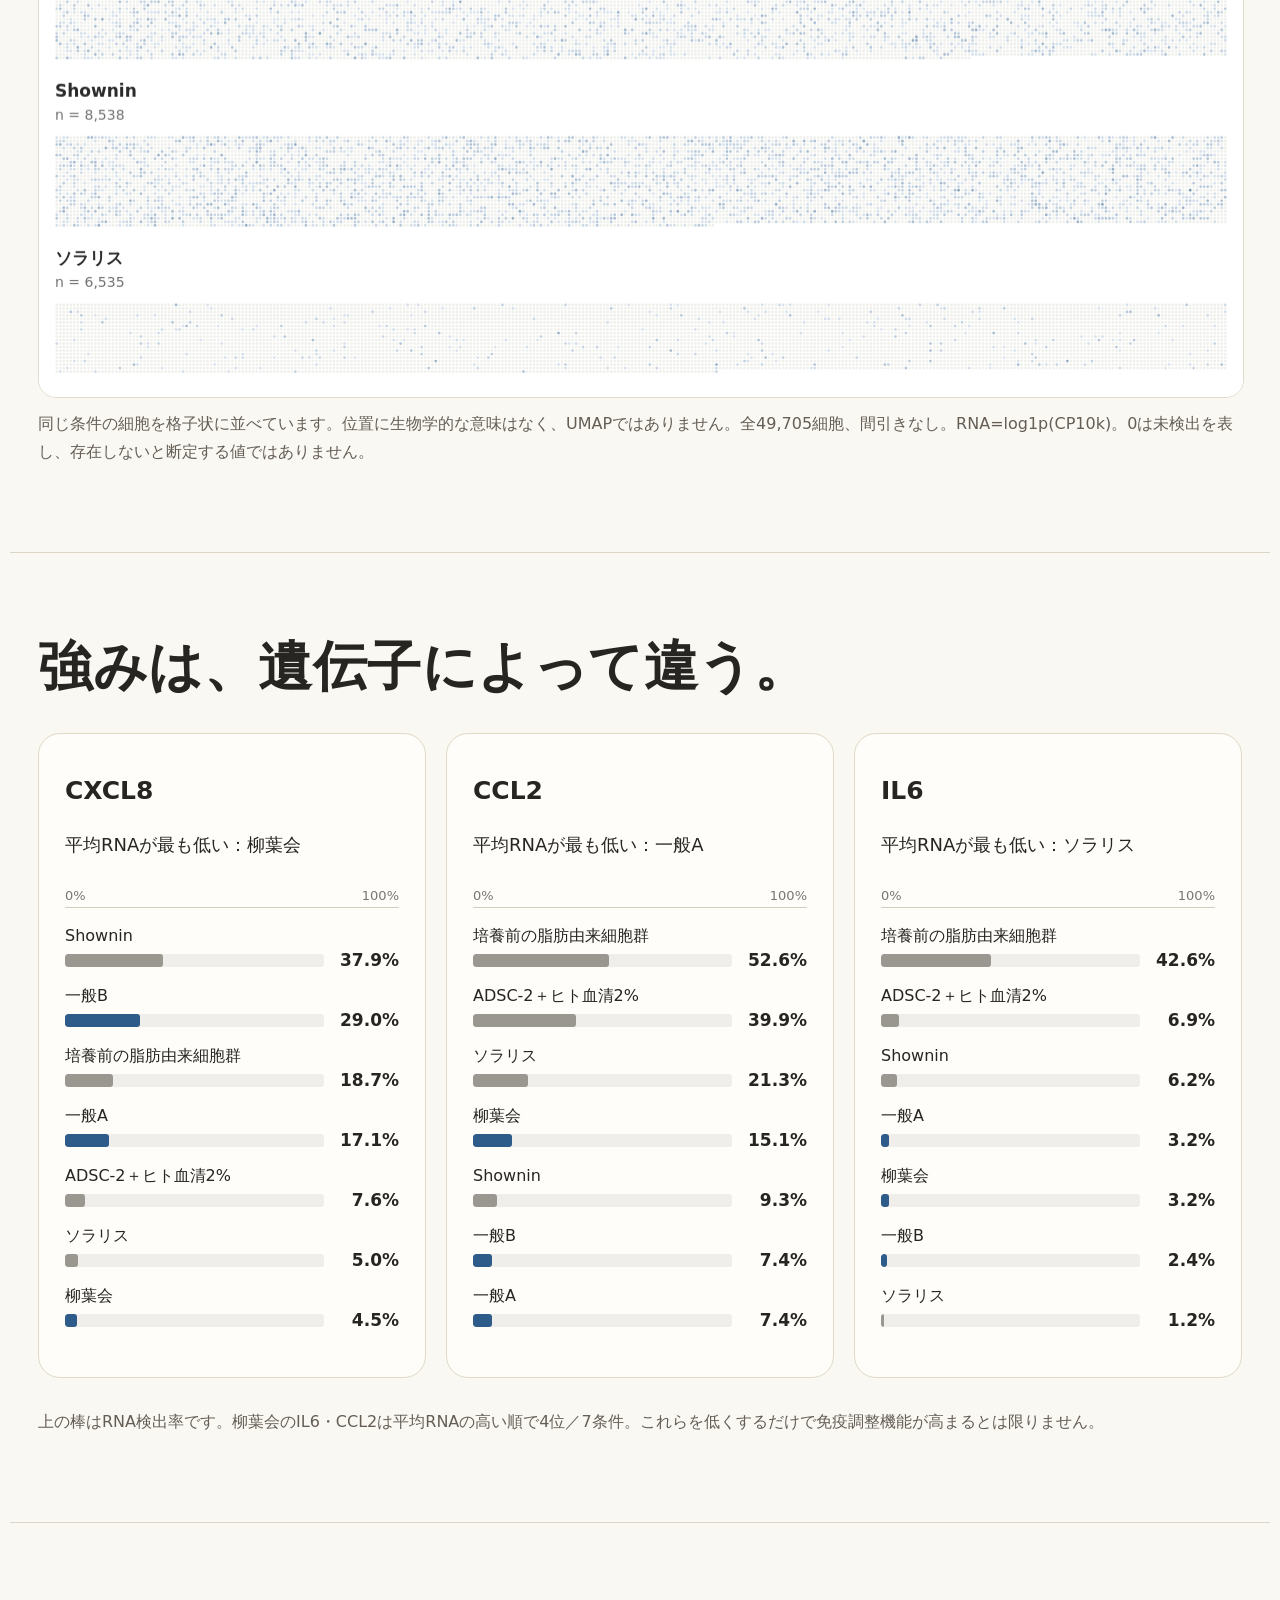
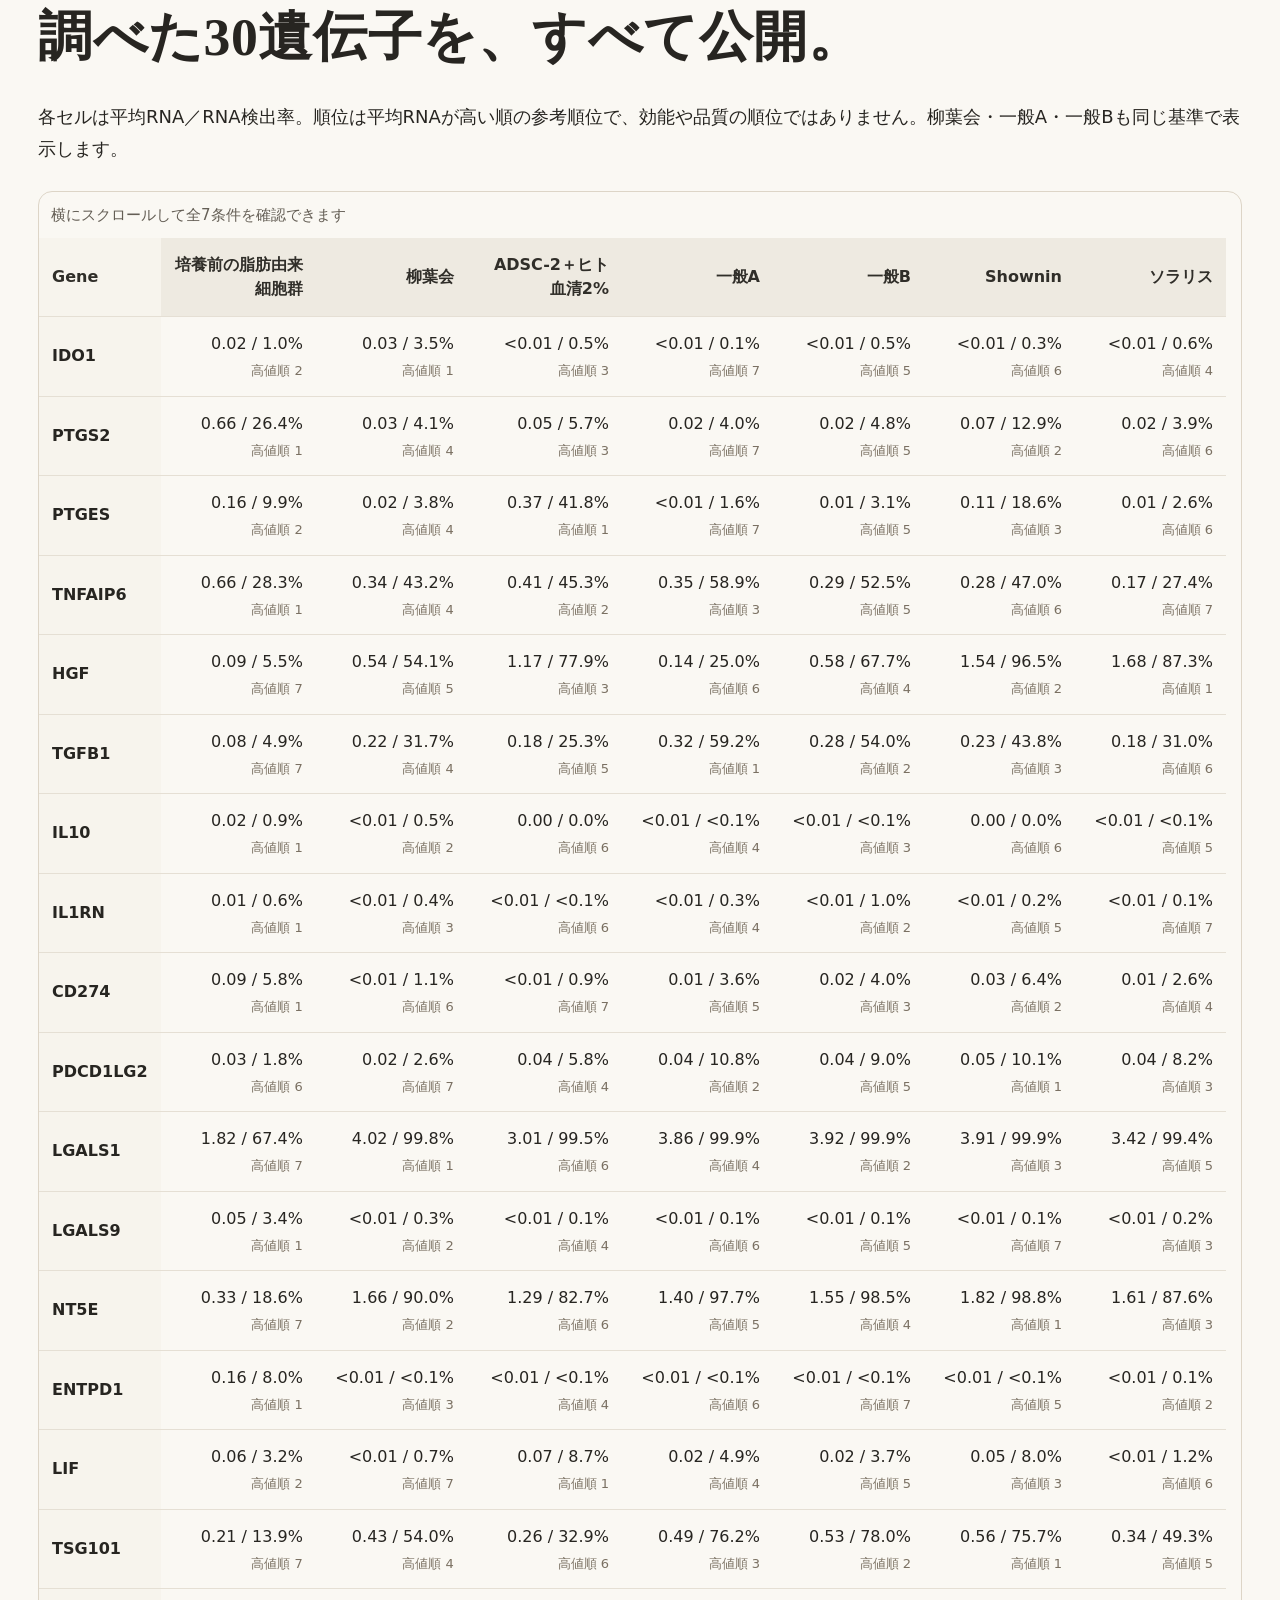
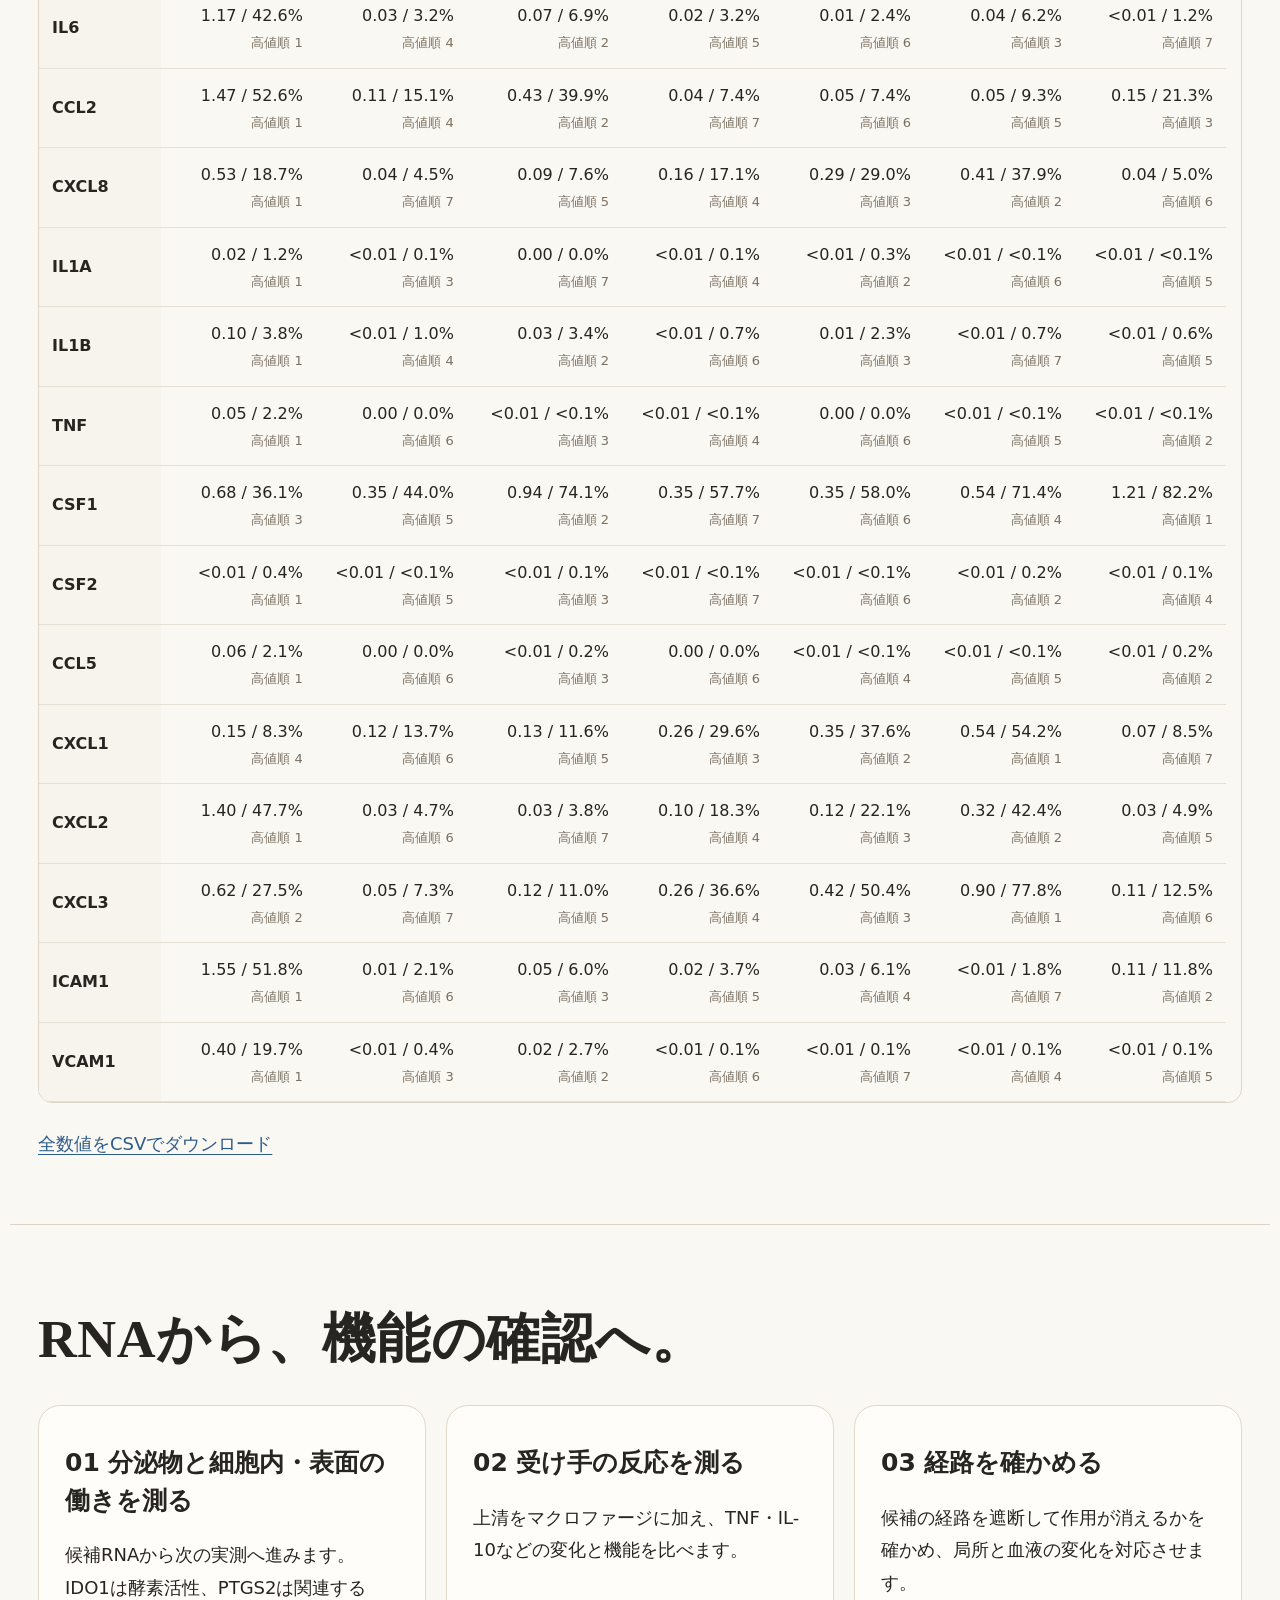
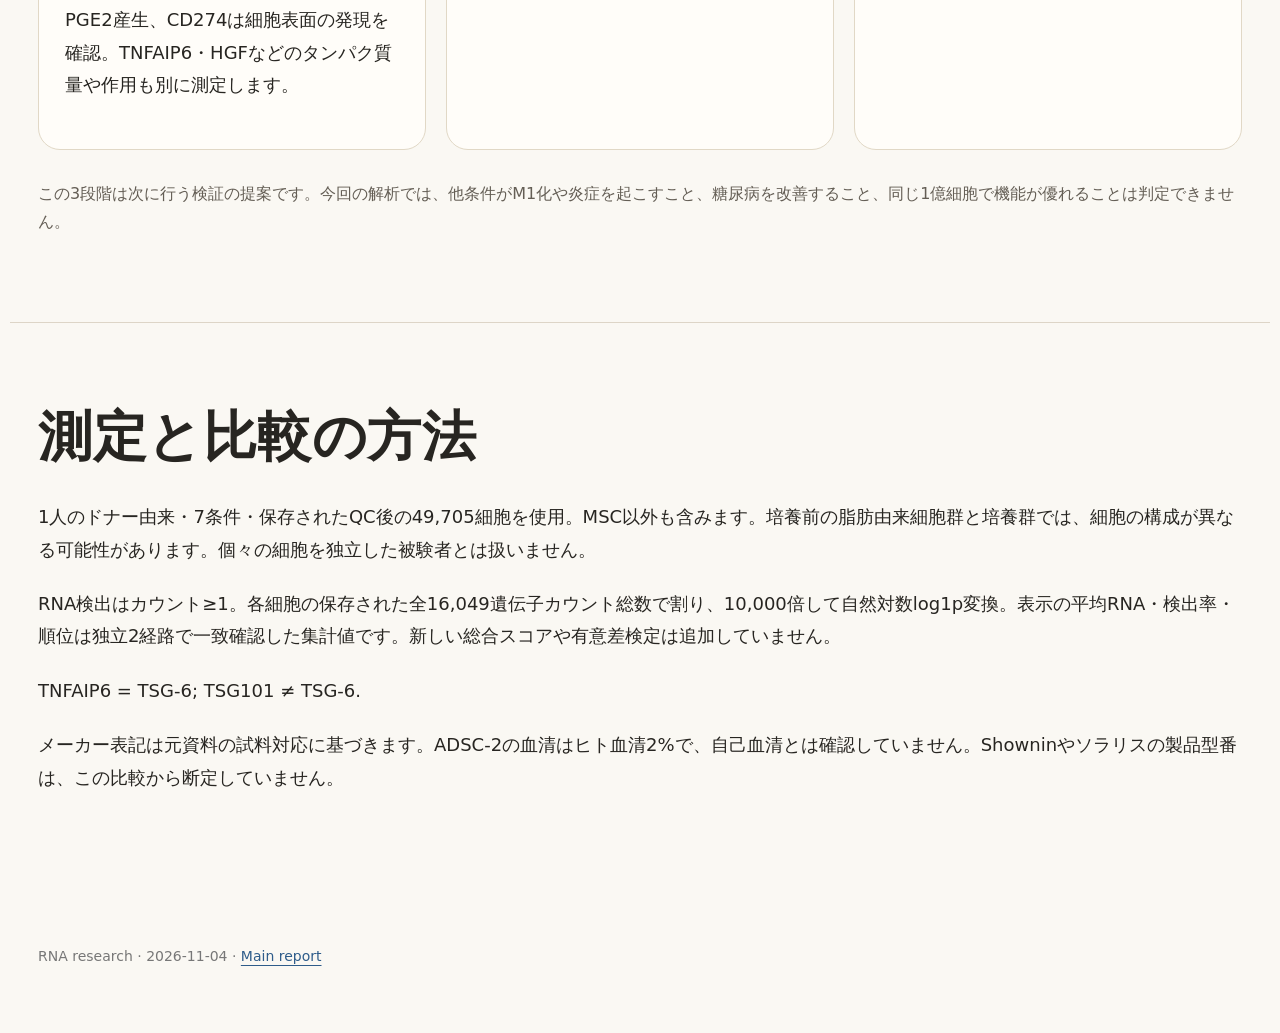
<file: immune-relay.html>
<!doctype html><html lang="ja"><head><meta charset="utf-8"><meta name="viewport" content="width=device-width,initial-scale=1"><title>柳葉会 | 免疫のリレーと全細胞RNA比較</title><link rel="stylesheet" href="assets_public/immune-relay.css"></head><body class="ir-page"><header class="ir-header"><a href="index.html">柳葉会 <span>RESEARCH</span></a><nav aria-label="Language"><button data-ir-language="ja">日本語</button><button data-ir-language="zh">中文</button><button data-ir-language="en">English</button></nav></header><main class="ir-edition" data-ir-lang="ja" lang="ja"><section class="ir-section ir-intro" id="immune-relay-ja"><p class="ir-eyebrow">IMMUNE RELAY · RNA RESEARCH</p><h2>免疫の伝言は、<br>どこまで届くのか。</h2><p class="ir-lead">細胞の数だけでなく、何を伝える細胞なのか。局所での働きと血液の変化を、研究と実測データから読み解きます。</p><div class="ir-split"><figure class="ir-film"><video data-ir-video autoplay muted playsinline preload="metadata" poster="assets_public/immune-relay-poster.jpg"><source src="assets_public/immune-relay.mp4" type="video/mp4"></video><div class="ir-film-labels"><span>MSC・分泌物</span><span>受け手：マクロファージ</span></div><figcaption>AIで描いた機序の概念映像。実際の細胞を撮影したものではありません。色の変化は働き方の変化を模式的に示します。</figcaption><button type="button" data-ir-pause>映像を一時停止</button><p class="ir-phase" data-ir-phase aria-live="off"></p></figure><div><ol class="ir-steps"><li><b>近くの細胞へ伝える</b><p>MSCやその分泌物が、免疫細胞に働きかける機序が報告されています。</p></li><li><b>受け手の働き方が変わる</b><p>マクロファージが炎症を調整する側へ変化する実験があります。M1・M2は単純な善悪の二択ではありません。</p></li><li><b>血液へのリレーを検証する</b><p>点線の先は今回検証する仮説です。局所の変化が血液の変化を起こしたかは、まだ確定していません。</p></li></ol><p class="ir-note">生きたMSCと、細胞を含まない培養上清は別の介入です。投与経路や製法によって作用は変わり得ます。</p></div></div><div class="ir-split ir-results"><article><p class="ir-eyebrow">01 · 今回の培養条件比較</p><h3>CXCL8 (IL-8)</h3><p>炎症に関わる伝達物質のRNA。柳葉会は7条件で平均RNAが最も低く、検出率は4.5%でした。</p><div class="ir-chart" role="img" aria-label="CXCL8 RNA detection percentage"><div class="ir-chart-axis">0% <span>100%</span></div><div class="ir-bar-row"><span>Shownin</span><div class="ir-track"><i class="" style="width:37.947997%"></i></div><strong>37.9%</strong></div><div class="ir-bar-row"><span>一般B</span><div class="ir-track"><i class="ir-own" style="width:28.991983%"></i></div><strong>29.0%</strong></div><div class="ir-bar-row"><span>培養前の脂肪由来細胞群</span><div class="ir-track"><i class="" style="width:18.664966%"></i></div><strong>18.7%</strong></div><div class="ir-bar-row"><span>一般A</span><div class="ir-track"><i class="ir-own" style="width:17.138707%"></i></div><strong>17.1%</strong></div><div class="ir-bar-row"><span>ADSC-2＋ヒト血清2%</span><div class="ir-track"><i class="" style="width:7.587549%"></i></div><strong>7.6%</strong></div><div class="ir-bar-row"><span>ソラリス</span><div class="ir-track"><i class="" style="width:5.03443%"></i></div><strong>5.0%</strong></div><div class="ir-bar-row"><span>柳葉会</span><div class="ir-track"><i class="ir-own" style="width:4.503717%"></i></div><strong>4.5%</strong></div></div><p class="ir-note">棒はRNA検出率。100個測定したとき、RNAが検出された細胞の割合です。分泌量・炎症の強さではありません。</p></article><article><p class="ir-eyebrow">02 · 別の内部研究：犬の血液</p><h3>TNF RNA <span class="ir-down">−74.9%</span></h3><p>5頭の対応ある投与前後の試料を比較。依頼書ではPBMCと記載されています。TNF RNAは低下方向でした。一方、補体と広い炎症応答の遺伝子群は上昇しています。</p><div class="ir-dog-bars"><div><i style="height:160px"></i><b>100</b><span>投与前</span></div><div><i style="height:40.23511405859759px"></i><b>25.1</b><span>投与後</span></div></div><p class="ir-note">投与前=100としたDESeq2の推定RNA比。5頭の対応ある設計と前後方向は解析ファイルで確認。無投与対照なし。RNAの変化であり、局所マクロファージによる因果関係は未検証です。</p></article></div></section><section class="ir-section"><p class="ir-eyebrow">03 · EVIDENCE MAP</p><h2>同じストーリーでも、証拠は3つ。</h2><div class="ir-three"><article><b>01 · 論文の機序</b><p>受け手が変わる仕組み。動物・培養系の条件つきの知見。</p></article><article><b>02 · 犬の血液</b><p>投与前後にRNAが変化。局所からのリレーは未検証。</p></article><article><b>03 · 今回の培養細胞</b><p>分泌や免疫調整に関わるRNAの候補。受け手の機能は未測定。</p></article></div><div class="ir-evidence"><article><p class="ir-eyebrow">Zheng et al., 2024</p><h3>皮下MSC → 局所の免疫細胞</h3><p>炎症を起こしたマウスの足にMSCを投与。近くのリンパ節でIL-10を作るマクロファージとTregが増えました。全身のPBMCや糖尿病への効果を示した実験ではありません。</p><blockquote class="ir-quote"><p lang="en">SC MSC injection induced an expansion of IL-10-producing MerTK+ subcapsular sinus macrophages</p><p>MSC皮下注射で、IL-10を作る特定のマクロファージが増加。</p></blockquote><a href="https://doi.org/10.1186/s13287-024-04060-0" target="_blank" rel="noopener">原著を読む ↗</a></article><article><p class="ir-eyebrow">Maggini et al., 2010</p><h3>上清だけでも受け手に変化</h3><p>培養実験でMSCやその上清がマクロファージのTNF・IL-6・IL-12を抑え、IL-10を増加。PGE2が関与しました。上清の皮下注射で全身に効くと証明したものではありません。</p><a href="https://doi.org/10.1371/journal.pone.0009252" target="_blank" rel="noopener">原著を読む ↗</a></article><article><p class="ir-eyebrow">Németh et al., 2009</p><h3>PGE2 → マクロファージ → IL-10</h3><p>マウスの敗血症モデルで、静脈投与MSCがPGE2を介してマクロファージのIL-10を促す機序を報告。経路を阻害すると保護作用が失われました。</p><blockquote class="ir-quote"><p lang="en">reprogram macrophages by releasing prostaglandin E(2)</p><p>PGE2を放出して、マクロファージの働き方を変える。</p></blockquote><a href="https://doi.org/10.1038/nm.1905" target="_blank" rel="noopener">原著を読む ↗</a></article><article><p class="ir-eyebrow">Kang et al., 2023</p><h3>犬の皮下MSCと血液の変化</h3><p>犬のアトピー性皮膚炎モデルで皮下MSC後に末梢血Treg増加などを報告。各群3頭の研究です。今回の内部PBMC解析とは別の研究で、TNF／NF-κB低下を直接示した論文ではありません。</p><a href="https://doi.org/10.3389/fvets.2023.1201382" target="_blank" rel="noopener">原著を読む ↗</a></article><article><p class="ir-eyebrow">Xie et al., 2016</p><h3>低いIL-6が常に良い、ではない</h3><p>ラットと培養系で、MSC由来IL-6がマクロファージの変化とインスリン抵抗性の改善に関与。IL-6を減らすと作用が弱まりました。RNAが低いだけで抗炎症機能が最強とは決められません。</p><a href="https://doi.org/10.1002/stem.2238" target="_blank" rel="noopener">原著を読む ↗</a></article><article><p class="ir-eyebrow">Ren et al., 2009</p><h3>炎症の刺激で働きが立ち上がる</h3><p>MSCの免疫抑制は、周囲の炎症刺激によって誘導されます。ヒトとマウスでは主要な経路も異なります。今回のRNAは機能実験へ進むための候補です。</p><blockquote class="ir-quote"><p lang="en">Immunosuppression by human MSCs was not intrinsic, but was induced by inflammatory cytokines</p><p>ヒトMSCの免疫抑制は、炎症性サイトカインで誘導された。</p></blockquote><a href="https://doi.org/10.1002/stem.118" target="_blank" rel="noopener">原著を読む ↗</a></article><article><p class="ir-eyebrow">Xue et al., 2014</p><h3>免疫細胞は二択ではない</h3><p>ヒトのマクロファージは多様な刺激に応じて幅広い状態を取ります。映像の色は、この変化を理解するための模式表現です。</p><a href="https://doi.org/10.1016/j.immuni.2014.01.006" target="_blank" rel="noopener">原著を読む ↗</a></article><article><p class="ir-eyebrow">Arkan et al., 2005</p><h3>慢性炎症とインスリン抵抗性</h3><p>マウスで免疫細胞などのIKKβ炎症経路とインスリン抵抗性の関係を検証。今回の製品の糖尿病改善や局所投与の優位性を証明するものではありません。</p><a href="https://doi.org/10.1038/nm1185" target="_blank" rel="noopener">原著を読む ↗</a></article></div></section><section class="ir-section"><h2>犬の血液では、何が変わった？</h2><p>TNF／NF-κBは低下方向。一方、補体と広い炎症応答は上昇方向。免疫全体が一様に下がった結果ではありません。</p><div class="ir-nes" role="img" aria-label="Gene set enrichment NES"><div class="ir-nes-row"><b>TNF／NF-κB</b><div class="ir-nes-track"><span class="ir-zero">0</span><i style="left:9.11478001709446%;width:40.88521998290554%;background:#2E5C8A"></i></div><strong>-1.86</strong><small>q = 9.17e-06</small></div><div class="ir-nes-row"><b>補体</b><div class="ir-nes-track"><span class="ir-zero">0</span><i style="left:50%;width:36.008615917545704%;background:#861F35"></i></div><strong>+1.64</strong><small>q = 0.000983</small></div><div class="ir-nes-row"><b>炎症応答</b><div class="ir-nes-track"><span class="ir-zero">0</span><i style="left:50%;width:29.99727979782358%;background:#861F35"></i></div><strong>+1.36</strong><small>q = 0.036</small></div></div><p class="ir-note">NESは遺伝子群の偏りを示す統計量。マイナスは投与後に低下側への偏り、プラスは上昇側への偏りです。発現量の割合ではありません。内部の匿名集計データを使用。5頭の対応ある前後比較は試料対応表と解析コードで確認。PBMCは依頼書の記載に基づきます。無投与対照なし。皮下投与は提供者説明に基づき、投与記録は未照合です。</p></section><section class="ir-section" id="cells-ja"><p class="ir-eyebrow">04 · 49,705 CELLS / 7 CONDITIONS</p><h2>1点が、実際に測った1細胞。</h2><p>色が濃いほど、その細胞で測ったRNAが多い。比較の全条件を同じ物差しで表示します。</p><label>表示する遺伝子 <select data-ir-gene><option >IDO1</option><option >PTGS2</option><option >TNFAIP6</option><option >HGF</option><option >CD274</option><option >IL6</option><option >CCL2</option><option selected>CXCL8</option></select></label><div class="ir-legend"><span>未検出</span><i></i><span data-ir-max></span></div><div class="ir-canvas-wrap"><canvas data-ir-cells aria-label="All 49705 cells by sample" role="img"></canvas></div><p class="ir-note">同じ条件の細胞を格子状に並べています。位置に生物学的な意味はなく、UMAPではありません。全49,705細胞、間引きなし。RNA=log1p(CP10k)。0は未検出を表し、存在しないと断定する値ではありません。</p><p data-ir-load role="status"></p></section><section class="ir-section"><h2>強みは、遺伝子によって違う。</h2><div class="ir-three"><article><h3>CXCL8</h3><p>平均RNAが最も低い：柳葉会</p><div class="ir-chart" role="img" aria-label="CXCL8 RNA detection percentage"><div class="ir-chart-axis">0% <span>100%</span></div><div class="ir-bar-row"><span>Shownin</span><div class="ir-track"><i class="" style="width:37.947997%"></i></div><strong>37.9%</strong></div><div class="ir-bar-row"><span>一般B</span><div class="ir-track"><i class="ir-own" style="width:28.991983%"></i></div><strong>29.0%</strong></div><div class="ir-bar-row"><span>培養前の脂肪由来細胞群</span><div class="ir-track"><i class="" style="width:18.664966%"></i></div><strong>18.7%</strong></div><div class="ir-bar-row"><span>一般A</span><div class="ir-track"><i class="ir-own" style="width:17.138707%"></i></div><strong>17.1%</strong></div><div class="ir-bar-row"><span>ADSC-2＋ヒト血清2%</span><div class="ir-track"><i class="" style="width:7.587549%"></i></div><strong>7.6%</strong></div><div class="ir-bar-row"><span>ソラリス</span><div class="ir-track"><i class="" style="width:5.03443%"></i></div><strong>5.0%</strong></div><div class="ir-bar-row"><span>柳葉会</span><div class="ir-track"><i class="ir-own" style="width:4.503717%"></i></div><strong>4.5%</strong></div></div></article><article><h3>CCL2</h3><p>平均RNAが最も低い：一般A</p><div class="ir-chart" role="img" aria-label="CCL2 RNA detection percentage"><div class="ir-chart-axis">0% <span>100%</span></div><div class="ir-bar-row"><span>培養前の脂肪由来細胞群</span><div class="ir-track"><i class="" style="width:52.55102%"></i></div><strong>52.6%</strong></div><div class="ir-bar-row"><span>ADSC-2＋ヒト血清2%</span><div class="ir-track"><i class="" style="width:39.855475%"></i></div><strong>39.9%</strong></div><div class="ir-bar-row"><span>ソラリス</span><div class="ir-track"><i class="" style="width:21.270084%"></i></div><strong>21.3%</strong></div><div class="ir-bar-row"><span>柳葉会</span><div class="ir-track"><i class="ir-own" style="width:15.12899%"></i></div><strong>15.1%</strong></div><div class="ir-bar-row"><span>Shownin</span><div class="ir-track"><i class="" style="width:9.287889%"></i></div><strong>9.3%</strong></div><div class="ir-bar-row"><span>一般B</span><div class="ir-track"><i class="ir-own" style="width:7.43856%"></i></div><strong>7.4%</strong></div><div class="ir-bar-row"><span>一般A</span><div class="ir-track"><i class="ir-own" style="width:7.371097%"></i></div><strong>7.4%</strong></div></div></article><article><h3>IL6</h3><p>平均RNAが最も低い：ソラリス</p><div class="ir-chart" role="img" aria-label="IL6 RNA detection percentage"><div class="ir-chart-axis">0% <span>100%</span></div><div class="ir-bar-row"><span>培養前の脂肪由来細胞群</span><div class="ir-track"><i class="" style="width:42.559524%"></i></div><strong>42.6%</strong></div><div class="ir-bar-row"><span>ADSC-2＋ヒト血清2%</span><div class="ir-track"><i class="" style="width:6.948305%"></i></div><strong>6.9%</strong></div><div class="ir-bar-row"><span>Shownin</span><div class="ir-track"><i class="" style="width:6.219255%"></i></div><strong>6.2%</strong></div><div class="ir-bar-row"><span>一般A</span><div class="ir-track"><i class="ir-own" style="width:3.207456%"></i></div><strong>3.2%</strong></div><div class="ir-bar-row"><span>柳葉会</span><div class="ir-track"><i class="ir-own" style="width:3.20653%"></i></div><strong>3.2%</strong></div><div class="ir-bar-row"><span>一般B</span><div class="ir-track"><i class="ir-own" style="width:2.405047%"></i></div><strong>2.4%</strong></div><div class="ir-bar-row"><span>ソラリス</span><div class="ir-track"><i class="" style="width:1.224178%"></i></div><strong>1.2%</strong></div></div></article></div><p class="ir-note">上の棒はRNA検出率です。柳葉会のIL6・CCL2は平均RNAの高い順で4位／7条件。これらを低くするだけで免疫調整機能が高まるとは限りません。</p></section><section class="ir-section"><h2>調べた30遺伝子を、すべて公開。</h2><p>各セルは平均RNA／RNA検出率。順位は平均RNAが高い順の参考順位で、効能や品質の順位ではありません。柳葉会・一般A・一般Bも同じ基準で表示します。</p><div class="ir-table-scroll" tabindex="0"><table><caption>横にスクロールして全7条件を確認できます</caption><thead><tr><th>Gene</th><th>培養前の脂肪由来細胞群</th><th>柳葉会</th><th>ADSC-2＋ヒト血清2%</th><th>一般A</th><th>一般B</th><th>Shownin</th><th>ソラリス</th></tr></thead><tbody><tr><th>IDO1</th><td title="0.017075">0.02 / 1.0%<small>高値順 2</small></td><td title="0.026913">0.03 / 3.5%<small>高値順 1</small></td><td title="0.003398">&lt;0.01 / 0.5%<small>高値順 3</small></td><td title="0.000419">&lt;0.01 / 0.1%<small>高値順 7</small></td><td title="0.002729">&lt;0.01 / 0.5%<small>高値順 5</small></td><td title="0.001229">&lt;0.01 / 0.3%<small>高値順 6</small></td><td title="0.002843">&lt;0.01 / 0.6%<small>高値順 4</small></td></tr><tr><th>PTGS2</th><td title="0.662611">0.66 / 26.4%<small>高値順 1</small></td><td title="0.028570">0.03 / 4.1%<small>高値順 4</small></td><td title="0.051220">0.05 / 5.7%<small>高値順 3</small></td><td title="0.017095">0.02 / 4.0%<small>高値順 7</small></td><td title="0.024056">0.02 / 4.8%<small>高値順 5</small></td><td title="0.074522">0.07 / 12.9%<small>高値順 2</small></td><td title="0.022973">0.02 / 3.9%<small>高値順 6</small></td></tr><tr><th>PTGES</th><td title="0.164459">0.16 / 9.9%<small>高値順 2</small></td><td title="0.024028">0.02 / 3.8%<small>高値順 4</small></td><td title="0.371003">0.37 / 41.8%<small>高値順 1</small></td><td title="0.005918">&lt;0.01 / 1.6%<small>高値順 7</small></td><td title="0.014523">0.01 / 3.1%<small>高値順 5</small></td><td title="0.114405">0.11 / 18.6%<small>高値順 3</small></td><td title="0.012426">0.01 / 2.6%<small>高値順 6</small></td></tr><tr><th>TNFAIP6</th><td title="0.661794">0.66 / 28.3%<small>高値順 1</small></td><td title="0.341679">0.34 / 43.2%<small>高値順 4</small></td><td title="0.408598">0.41 / 45.3%<small>高値順 2</small></td><td title="0.346887">0.35 / 58.9%<small>高値順 3</small></td><td title="0.288823">0.29 / 52.5%<small>高値順 5</small></td><td title="0.284220">0.28 / 47.0%<small>高値順 6</small></td><td title="0.169035">0.17 / 27.4%<small>高値順 7</small></td></tr><tr><th>HGF</th><td title="0.093277">0.09 / 5.5%<small>高値順 7</small></td><td title="0.535524">0.54 / 54.1%<small>高値順 5</small></td><td title="1.170168">1.17 / 77.9%<small>高値順 3</small></td><td title="0.137321">0.14 / 25.0%<small>高値順 6</small></td><td title="0.583782">0.58 / 67.7%<small>高値順 4</small></td><td title="1.543556">1.54 / 96.5%<small>高値順 2</small></td><td title="1.681901">1.68 / 87.3%<small>高値順 1</small></td></tr><tr><th>TGFB1</th><td title="0.077838">0.08 / 4.9%<small>高値順 7</small></td><td title="0.219165">0.22 / 31.7%<small>高値順 4</small></td><td title="0.178612">0.18 / 25.3%<small>高値順 5</small></td><td title="0.320420">0.32 / 59.2%<small>高値順 1</small></td><td title="0.283321">0.28 / 54.0%<small>高値順 2</small></td><td title="0.234299">0.23 / 43.8%<small>高値順 3</small></td><td title="0.177338">0.18 / 31.0%<small>高値順 6</small></td></tr><tr><th>IL10</th><td title="0.017775">0.02 / 0.9%<small>高値順 1</small></td><td title="0.003604">&lt;0.01 / 0.5%<small>高値順 2</small></td><td title="0.000000">0.00 / 0.0%<small>高値順 6</small></td><td title="0.000068">&lt;0.01 / &lt;0.1%<small>高値順 4</small></td><td title="0.000103">&lt;0.01 / &lt;0.1%<small>高値順 3</small></td><td title="0.000000">0.00 / 0.0%<small>高値順 6</small></td><td title="0.000057">&lt;0.01 / &lt;0.1%<small>高値順 5</small></td></tr><tr><th>IL1RN</th><td title="0.012155">0.01 / 0.6%<small>高値順 1</small></td><td title="0.002661">&lt;0.01 / 0.4%<small>高値順 3</small></td><td title="0.000509">&lt;0.01 / &lt;0.1%<small>高値順 6</small></td><td title="0.001120">&lt;0.01 / 0.3%<small>高値順 4</small></td><td title="0.004704">&lt;0.01 / 1.0%<small>高値順 2</small></td><td title="0.000583">&lt;0.01 / 0.2%<small>高値順 5</small></td><td title="0.000227">&lt;0.01 / 0.1%<small>高値順 7</small></td></tr><tr><th>CD274</th><td title="0.094063">0.09 / 5.8%<small>高値順 1</small></td><td title="0.006356">&lt;0.01 / 1.1%<small>高値順 6</small></td><td title="0.005319">&lt;0.01 / 0.9%<small>高値順 7</small></td><td title="0.013672">0.01 / 3.6%<small>高値順 5</small></td><td title="0.015520">0.02 / 4.0%<small>高値順 3</small></td><td title="0.029158">0.03 / 6.4%<small>高値順 2</small></td><td title="0.013896">0.01 / 2.6%<small>高値順 4</small></td></tr><tr><th>PDCD1LG2</th><td title="0.027790">0.03 / 1.8%<small>高値順 6</small></td><td title="0.016581">0.02 / 2.6%<small>高値順 7</small></td><td title="0.036467">0.04 / 5.8%<small>高値順 4</small></td><td title="0.042746">0.04 / 10.8%<small>高値順 2</small></td><td title="0.036344">0.04 / 9.0%<small>高値順 5</small></td><td title="0.045631">0.05 / 10.1%<small>高値順 1</small></td><td title="0.040898">0.04 / 8.2%<small>高値順 3</small></td></tr><tr><th>LGALS1</th><td title="1.819138">1.82 / 67.4%<small>高値順 7</small></td><td title="4.019242">4.02 / 99.8%<small>高値順 1</small></td><td title="3.013776">3.01 / 99.5%<small>高値順 6</small></td><td title="3.860169">3.86 / 99.9%<small>高値順 4</small></td><td title="3.924893">3.92 / 99.9%<small>高値順 2</small></td><td title="3.911121">3.91 / 99.9%<small>高値順 3</small></td><td title="3.416516">3.42 / 99.4%<small>高値順 5</small></td></tr><tr><th>LGALS9</th><td title="0.052196">0.05 / 3.4%<small>高値順 1</small></td><td title="0.001909">&lt;0.01 / 0.3%<small>高値順 2</small></td><td title="0.000515">&lt;0.01 / 0.1%<small>高値順 4</small></td><td title="0.000350">&lt;0.01 / 0.1%<small>高値順 6</small></td><td title="0.000468">&lt;0.01 / 0.1%<small>高値順 5</small></td><td title="0.000273">&lt;0.01 / 0.1%<small>高値順 7</small></td><td title="0.001024">&lt;0.01 / 0.2%<small>高値順 3</small></td></tr><tr><th>NT5E</th><td title="0.334240">0.33 / 18.6%<small>高値順 7</small></td><td title="1.662254">1.66 / 90.0%<small>高値順 2</small></td><td title="1.287084">1.29 / 82.7%<small>高値順 6</small></td><td title="1.395077">1.40 / 97.7%<small>高値順 5</small></td><td title="1.547686">1.55 / 98.5%<small>高値順 4</small></td><td title="1.823123">1.82 / 98.8%<small>高値順 1</small></td><td title="1.605465">1.61 / 87.6%<small>高値順 3</small></td></tr><tr><th>ENTPD1</th><td title="0.159538">0.16 / 8.0%<small>高値順 1</small></td><td title="0.000261">&lt;0.01 / &lt;0.1%<small>高値順 3</small></td><td title="0.000204">&lt;0.01 / &lt;0.1%<small>高値順 4</small></td><td title="0.000098">&lt;0.01 / &lt;0.1%<small>高値順 6</small></td><td title="0.000041">&lt;0.01 / &lt;0.1%<small>高値順 7</small></td><td title="0.000155">&lt;0.01 / &lt;0.1%<small>高値順 5</small></td><td title="0.000539">&lt;0.01 / 0.1%<small>高値順 2</small></td></tr><tr><th>LIF</th><td title="0.063714">0.06 / 3.2%<small>高値順 2</small></td><td title="0.005028">&lt;0.01 / 0.7%<small>高値順 7</small></td><td title="0.067331">0.07 / 8.7%<small>高値順 1</small></td><td title="0.024079">0.02 / 4.9%<small>高値順 4</small></td><td title="0.019253">0.02 / 3.7%<small>高値順 5</small></td><td title="0.046954">0.05 / 8.0%<small>高値順 3</small></td><td title="0.007878">&lt;0.01 / 1.2%<small>高値順 6</small></td></tr><tr><th>TSG101</th><td title="0.212941">0.21 / 13.9%<small>高値順 7</small></td><td title="0.432727">0.43 / 54.0%<small>高値順 4</small></td><td title="0.258729">0.26 / 32.9%<small>高値順 6</small></td><td title="0.494180">0.49 / 76.2%<small>高値順 3</small></td><td title="0.526800">0.53 / 78.0%<small>高値順 2</small></td><td title="0.560514">0.56 / 75.7%<small>高値順 1</small></td><td title="0.343511">0.34 / 49.3%<small>高値順 5</small></td></tr><tr><th>IL6</th><td title="1.167833">1.17 / 42.6%<small>高値順 1</small></td><td title="0.028296">0.03 / 3.2%<small>高値順 4</small></td><td title="0.065344">0.07 / 6.9%<small>高値順 2</small></td><td title="0.018848">0.02 / 3.2%<small>高値順 5</small></td><td title="0.012632">0.01 / 2.4%<small>高値順 6</small></td><td title="0.037721">0.04 / 6.2%<small>高値順 3</small></td><td title="0.006003">&lt;0.01 / 1.2%<small>高値順 7</small></td></tr><tr><th>CCL2</th><td title="1.472349">1.47 / 52.6%<small>高値順 1</small></td><td title="0.114200">0.11 / 15.1%<small>高値順 4</small></td><td title="0.434860">0.43 / 39.9%<small>高値順 2</small></td><td title="0.040169">0.04 / 7.4%<small>高値順 7</small></td><td title="0.050980">0.05 / 7.4%<small>高値順 6</small></td><td title="0.052912">0.05 / 9.3%<small>高値順 5</small></td><td title="0.151672">0.15 / 21.3%<small>高値順 3</small></td></tr><tr><th>CXCL8</th><td title="0.530081">0.53 / 18.7%<small>高値順 1</small></td><td title="0.035657">0.04 / 4.5%<small>高値順 7</small></td><td title="0.091450">0.09 / 7.6%<small>高値順 5</small></td><td title="0.160927">0.16 / 17.1%<small>高値順 4</small></td><td title="0.288415">0.29 / 29.0%<small>高値順 3</small></td><td title="0.406197">0.41 / 37.9%<small>高値順 2</small></td><td title="0.043593">0.04 / 5.0%<small>高値順 6</small></td></tr><tr><th>IL1A</th><td title="0.024086">0.02 / 1.2%<small>高値順 1</small></td><td title="0.000843">&lt;0.01 / 0.1%<small>高値順 3</small></td><td title="0.000000">0.00 / 0.0%<small>高値順 7</small></td><td title="0.000443">&lt;0.01 / 0.1%<small>高値順 4</small></td><td title="0.001404">&lt;0.01 / 0.3%<small>高値順 2</small></td><td title="0.000133">&lt;0.01 / &lt;0.1%<small>高値順 6</small></td><td title="0.000219">&lt;0.01 / &lt;0.1%<small>高値順 5</small></td></tr><tr><th>IL1B</th><td title="0.100437">0.10 / 3.8%<small>高値順 1</small></td><td title="0.007262">&lt;0.01 / 1.0%<small>高値順 4</small></td><td title="0.029070">0.03 / 3.4%<small>高値順 2</small></td><td title="0.003660">&lt;0.01 / 0.7%<small>高値順 6</small></td><td title="0.011857">0.01 / 2.3%<small>高値順 3</small></td><td title="0.003160">&lt;0.01 / 0.7%<small>高値順 7</small></td><td title="0.004090">&lt;0.01 / 0.6%<small>高値順 5</small></td></tr><tr><th>TNF</th><td title="0.048223">0.05 / 2.2%<small>高値順 1</small></td><td title="0.000000">0.00 / 0.0%<small>高値順 6</small></td><td title="0.000204">&lt;0.01 / &lt;0.1%<small>高値順 3</small></td><td title="0.000131">&lt;0.01 / &lt;0.1%<small>高値順 4</small></td><td title="0.000000">0.00 / 0.0%<small>高値順 6</small></td><td title="0.000029">&lt;0.01 / &lt;0.1%<small>高値順 5</small></td><td title="0.000256">&lt;0.01 / &lt;0.1%<small>高値順 2</small></td></tr><tr><th>CSF1</th><td title="0.682322">0.68 / 36.1%<small>高値順 3</small></td><td title="0.354280">0.35 / 44.0%<small>高値順 5</small></td><td title="0.938024">0.94 / 74.1%<small>高値順 2</small></td><td title="0.352637">0.35 / 57.7%<small>高値順 7</small></td><td title="0.353771">0.35 / 58.0%<small>高値順 6</small></td><td title="0.535825">0.54 / 71.4%<small>高値順 4</small></td><td title="1.208102">1.21 / 82.2%<small>高値順 1</small></td></tr><tr><th>CSF2</th><td title="0.007423">&lt;0.01 / 0.4%<small>高値順 1</small></td><td title="0.000320">&lt;0.01 / &lt;0.1%<small>高値順 5</small></td><td title="0.000398">&lt;0.01 / 0.1%<small>高値順 3</small></td><td title="0.000075">&lt;0.01 / &lt;0.1%<small>高値順 7</small></td><td title="0.000300">&lt;0.01 / &lt;0.1%<small>高値順 6</small></td><td title="0.000885">&lt;0.01 / 0.2%<small>高値順 2</small></td><td title="0.000369">&lt;0.01 / 0.1%<small>高値順 4</small></td></tr><tr><th>CCL5</th><td title="0.057016">0.06 / 2.1%<small>高値順 1</small></td><td title="0.000000">0.00 / 0.0%<small>高値順 6</small></td><td title="0.001657">&lt;0.01 / 0.2%<small>高値順 3</small></td><td title="0.000000">0.00 / 0.0%<small>高値順 6</small></td><td title="0.000095">&lt;0.01 / &lt;0.1%<small>高値順 4</small></td><td title="0.000057">&lt;0.01 / &lt;0.1%<small>高値順 5</small></td><td title="0.002454">&lt;0.01 / 0.2%<small>高値順 2</small></td></tr><tr><th>CXCL1</th><td title="0.146961">0.15 / 8.3%<small>高値順 4</small></td><td title="0.119049">0.12 / 13.7%<small>高値順 6</small></td><td title="0.125720">0.13 / 11.6%<small>高値順 5</small></td><td title="0.255159">0.26 / 29.6%<small>高値順 3</small></td><td title="0.349804">0.35 / 37.6%<small>高値順 2</small></td><td title="0.542545">0.54 / 54.2%<small>高値順 1</small></td><td title="0.070395">0.07 / 8.5%<small>高値順 7</small></td></tr><tr><th>CXCL2</th><td title="1.404416">1.40 / 47.7%<small>高値順 1</small></td><td title="0.031953">0.03 / 4.7%<small>高値順 6</small></td><td title="0.031585">0.03 / 3.8%<small>高値順 7</small></td><td title="0.097618">0.10 / 18.3%<small>高値順 4</small></td><td title="0.124786">0.12 / 22.1%<small>高値順 3</small></td><td title="0.322946">0.32 / 42.4%<small>高値順 2</small></td><td title="0.034556">0.03 / 4.9%<small>高値順 5</small></td></tr><tr><th>CXCL3</th><td title="0.622917">0.62 / 27.5%<small>高値順 2</small></td><td title="0.050228">0.05 / 7.3%<small>高値順 7</small></td><td title="0.124610">0.12 / 11.0%<small>高値順 5</small></td><td title="0.260293">0.26 / 36.6%<small>高値順 4</small></td><td title="0.416845">0.42 / 50.4%<small>高値順 3</small></td><td title="0.901284">0.90 / 77.8%<small>高値順 1</small></td><td title="0.109665">0.11 / 12.5%<small>高値順 6</small></td></tr><tr><th>ICAM1</th><td title="1.549466">1.55 / 51.8%<small>高値順 1</small></td><td title="0.013753">0.01 / 2.1%<small>高値順 6</small></td><td title="0.046430">0.05 / 6.0%<small>高値順 3</small></td><td title="0.016535">0.02 / 3.7%<small>高値順 5</small></td><td title="0.029590">0.03 / 6.1%<small>高値順 4</small></td><td title="0.008599">&lt;0.01 / 1.8%<small>高値順 7</small></td><td title="0.105347">0.11 / 11.8%<small>高値順 2</small></td></tr><tr><th>VCAM1</th><td title="0.401871">0.40 / 19.7%<small>高値順 1</small></td><td title="0.002932">&lt;0.01 / 0.4%<small>高値順 3</small></td><td title="0.021707">0.02 / 2.7%<small>高値順 2</small></td><td title="0.000266">&lt;0.01 / 0.1%<small>高値順 6</small></td><td title="0.000195">&lt;0.01 / 0.1%<small>高値順 7</small></td><td title="0.000798">&lt;0.01 / 0.1%<small>高値順 4</small></td><td title="0.000731">&lt;0.01 / 0.1%<small>高値順 5</small></td></tr></tbody></table></div><a href="immune_data/all_conditions_summary.csv" download>全数値をCSVでダウンロード</a></section><section class="ir-section"><h2>RNAから、機能の確認へ。</h2><div class="ir-three"><article><h3>01 分泌物と細胞内・表面の働きを測る</h3><p>候補RNAから次の実測へ進みます。IDO1は酵素活性、PTGS2は関連するPGE2産生、CD274は細胞表面の発現を確認。TNFAIP6・HGFなどのタンパク質量や作用も別に測定します。</p></article><article><h3>02 受け手の反応を測る</h3><p>上清をマクロファージに加え、TNF・IL-10などの変化と機能を比べます。</p></article><article><h3>03 経路を確かめる</h3><p>候補の経路を遮断して作用が消えるかを確かめ、局所と血液の変化を対応させます。</p></article></div><p class="ir-note">この3段階は次に行う検証の提案です。今回の解析では、他条件がM1化や炎症を起こすこと、糖尿病を改善すること、同じ1億細胞で機能が優れることは判定できません。</p></section><section class="ir-section" id="methods-ja"><h2>測定と比較の方法</h2><p>1人のドナー由来・7条件・保存されたQC後の49,705細胞を使用。MSC以外も含みます。培養前の脂肪由来細胞群と培養群では、細胞の構成が異なる可能性があります。個々の細胞を独立した被験者とは扱いません。</p><p>RNA検出はカウント≥1。各細胞の保存された全16,049遺伝子カウント総数で割り、10,000倍して自然対数log1p変換。表示の平均RNA・検出率・順位は独立2経路で一致確認した集計値です。新しい総合スコアや有意差検定は追加していません。</p><p>TNFAIP6 = TSG-6; TSG101 ≠ TSG-6.</p><p>メーカー表記は元資料の試料対応に基づきます。ADSC-2の血清はヒト血清2%で、自己血清とは確認していません。Showninやソラリスの製品型番は、この比較から断定していません。</p></section></main><main class="ir-edition" data-ir-lang="zh" lang="zh"><section class="ir-section ir-intro" id="immune-relay-zh"><p class="ir-eyebrow">IMMUNE RELAY · RNA RESEARCH</p><h2>免疫信号，<br>能传递多远？</h2><p class="ir-lead">不仅看细胞数量，也看细胞传递什么信号。结合研究与实测数据，解读局部作用与血液变化。</p><div class="ir-split"><figure class="ir-film"><video data-ir-video autoplay muted playsinline preload="metadata" poster="assets_public/immune-relay-poster.jpg"><source src="assets_public/immune-relay.mp4" type="video/mp4"></video><div class="ir-film-labels"><span>MSC・分泌物</span><span>接收者：巨噬细胞</span></div><figcaption>AI绘制的机制概念动画，并非细胞实拍。颜色变化示意功能状态变化。</figcaption><button type="button" data-ir-pause>暂停动画</button><p class="ir-phase" data-ir-phase aria-live="off"></p></figure><div><ol class="ir-steps"><li><b>向邻近细胞传递</b><p>研究报道，MSC及其分泌物可影响免疫细胞。</p></li><li><b>接收者的功能状态改变</b><p>部分实验中，巨噬细胞向调节炎症的状态转变。M1/M2并非简单的好坏二分。</p></li><li><b>验证向血液的接力</b><p>虚线表示待验证的假说。局部变化是否导致血液变化，尚未确定。</p></li></ol><p class="ir-note">活MSC与不含细胞的培养上清是不同干预。作用可能随给药途径与制备方式而变化。</p></div></div><div class="ir-split ir-results"><article><p class="ir-eyebrow">01 · 本次培养条件比较</p><h3>CXCL8 (IL-8)</h3><p>与炎症相关的信号分子RNA。柳叶会在7个条件中平均RNA最低，检出率为4.5%。</p><div class="ir-chart" role="img" aria-label="CXCL8 RNA detection percentage"><div class="ir-chart-axis">0% <span>100%</span></div><div class="ir-bar-row"><span>Shownin</span><div class="ir-track"><i class="" style="width:37.947997%"></i></div><strong>37.9%</strong></div><div class="ir-bar-row"><span>一般B</span><div class="ir-track"><i class="ir-own" style="width:28.991983%"></i></div><strong>29.0%</strong></div><div class="ir-bar-row"><span>培养前脂肪来源细胞群</span><div class="ir-track"><i class="" style="width:18.664966%"></i></div><strong>18.7%</strong></div><div class="ir-bar-row"><span>一般A</span><div class="ir-track"><i class="ir-own" style="width:17.138707%"></i></div><strong>17.1%</strong></div><div class="ir-bar-row"><span>ADSC-2＋2%人血清</span><div class="ir-track"><i class="" style="width:7.587549%"></i></div><strong>7.6%</strong></div><div class="ir-bar-row"><span>Solaris</span><div class="ir-track"><i class="" style="width:5.03443%"></i></div><strong>5.0%</strong></div><div class="ir-bar-row"><span>柳叶会</span><div class="ir-track"><i class="ir-own" style="width:4.503717%"></i></div><strong>4.5%</strong></div></div><p class="ir-note">柱形表示RNA检出率，即每100个检测细胞中检出该RNA的比例，并非分泌量或炎症强度。</p></article><article><p class="ir-eyebrow">02 · 独立内部研究：犬血液</p><h3>TNF RNA <span class="ir-down">−74.9%</span></h3><p>比较5只犬给药前后的配对样本，委托资料将其标为PBMC。TNF RNA下降，但补体与广义炎症反应基因集上升。</p><div class="ir-dog-bars"><div><i style="height:160px"></i><b>100</b><span>给药前</span></div><div><i style="height:40.23511405859759px"></i><b>25.1</b><span>给药后</span></div></div><p class="ir-note">以给药前=100展示DESeq2估计RNA比值。分析文件已确认5只犬配对设计及前后方向；无未给药对照。局部巨噬细胞的因果作用尚未验证。</p></article></div></section><section class="ir-section"><p class="ir-eyebrow">03 · EVIDENCE MAP</p><h2>同一故事，三类不同证据。</h2><div class="ir-three"><article><b>01 · 文献机制</b><p>接收者改变的机制，受动物及培养条件限制。</p></article><article><b>02 · 犬血液</b><p>给药前后RNA变化，局部接力尚未验证。</p></article><article><b>03 · 本次培养细胞</b><p>与分泌和免疫调节相关的RNA候选，未测定接收者功能。</p></article></div><div class="ir-evidence"><article><p class="ir-eyebrow">Zheng et al., 2024</p><h3>皮下MSC → 局部免疫细胞</h3><p>向炎症小鼠足部皮下给予MSC，附近引流淋巴结中产IL-10的巨噬细胞与Treg增加；并非全身PBMC或糖尿病疗效试验。</p><p class="ir-note">皮下MSC注射使一类产IL-10的巨噬细胞增加。</p><a href="https://doi.org/10.1186/s13287-024-04060-0" target="_blank" rel="noopener">阅读原著 ↗</a></article><article><p class="ir-eyebrow">Maggini et al., 2010</p><h3>培养上清也可影响接收者</h3><p>体外实验中，MSC或其培养上清降低巨噬细胞TNF、IL-6、IL-12并增加IL-10，PGE2参与其中；未证明皮下注射上清具有全身疗效。</p><a href="https://doi.org/10.1371/journal.pone.0009252" target="_blank" rel="noopener">阅读原著 ↗</a></article><article><p class="ir-eyebrow">Németh et al., 2009</p><h3>PGE2 → 巨噬细胞 → IL-10</h3><p>小鼠败血症模型中，静脉MSC经PGE2促进巨噬细胞产生IL-10；阻断该通路后保护作用消失。</p><p class="ir-note">通过释放PGE2改变巨噬细胞功能状态。</p><a href="https://doi.org/10.1038/nm.1905" target="_blank" rel="noopener">阅读原著 ↗</a></article><article><p class="ir-eyebrow">Kang et al., 2023</p><h3>犬皮下MSC与血液变化</h3><p>犬特应性皮炎模型中，皮下MSC后外周血Treg增加，每组3只。该研究与本次内部PBMC分析不同，未直接证明TNF/NF-κB下降。</p><a href="https://doi.org/10.3389/fvets.2023.1201382" target="_blank" rel="noopener">阅读原著 ↗</a></article><article><p class="ir-eyebrow">Xie et al., 2016</p><h3>IL-6越低并不总是越好</h3><p>大鼠与体外研究中，MSC来源IL-6参与巨噬细胞状态变化及胰岛素抵抗改善；降低IL-6后作用减弱。不能仅凭低RNA判定抗炎症功能最强。</p><a href="https://doi.org/10.1002/stem.2238" target="_blank" rel="noopener">阅读原著 ↗</a></article><article><p class="ir-eyebrow">Ren et al., 2009</p><h3>炎症刺激可启动调节功能</h3><p>MSC的免疫抑制作用可被周围炎症刺激诱导，人和小鼠的主要通路也不同。本次RNA结果用于筛选后续功能实验候选。</p><p class="ir-note">人MSC的免疫抑制作用由炎症性细胞因子诱导。</p><a href="https://doi.org/10.1002/stem.118" target="_blank" rel="noopener">阅读原著 ↗</a></article><article><p class="ir-eyebrow">Xue et al., 2014</p><h3>免疫细胞并非二选一</h3><p>人巨噬细胞随不同刺激呈现广泛状态。动画颜色是帮助理解的示意表达。</p><a href="https://doi.org/10.1016/j.immuni.2014.01.006" target="_blank" rel="noopener">阅读原著 ↗</a></article><article><p class="ir-eyebrow">Arkan et al., 2005</p><h3>慢性炎症与胰岛素抵抗</h3><p>小鼠研究验证了免疫细胞等的IKKβ炎症通路与胰岛素抵抗的联系，未证明本产品改善糖尿病或局部给药优于其他途径。</p><a href="https://doi.org/10.1038/nm1185" target="_blank" rel="noopener">阅读原著 ↗</a></article></div></section><section class="ir-section"><h2>犬血液发生了什么变化？</h2><p>TNF/NF-κB向下，而补体与广义炎症反应向上，不能解读为整体免疫一致下降。</p><div class="ir-nes" role="img" aria-label="Gene set enrichment NES"><div class="ir-nes-row"><b>TNF/NF-κB</b><div class="ir-nes-track"><span class="ir-zero">0</span><i style="left:9.11478001709446%;width:40.88521998290554%;background:#2E5C8A"></i></div><strong>-1.86</strong><small>q = 9.17e-06</small></div><div class="ir-nes-row"><b>补体</b><div class="ir-nes-track"><span class="ir-zero">0</span><i style="left:50%;width:36.008615917545704%;background:#861F35"></i></div><strong>+1.64</strong><small>q = 0.000983</small></div><div class="ir-nes-row"><b>炎症反应</b><div class="ir-nes-track"><span class="ir-zero">0</span><i style="left:50%;width:29.99727979782358%;background:#861F35"></i></div><strong>+1.36</strong><small>q = 0.036</small></div></div><p class="ir-note">NES表示基因集的富集方向：负值偏向给药后下调，正值偏向上调，并非表达量百分比。使用匿名内部汇总数据；样本表及分析代码已确认5只犬的配对前后比较。PBMC类型依据委托资料；无未给药对照。皮下给药来自提供者说明，原始给药记录尚未核验。</p></section><section class="ir-section" id="cells-zh"><p class="ir-eyebrow">04 · 49,705 CELLS / 7 CONDITIONS</p><h2>每一点，都是一个实测细胞。</h2><p>颜色越深，该细胞测得的RNA越多。所有条件采用同一尺度。</p><label>显示基因 <select data-ir-gene><option >IDO1</option><option >PTGS2</option><option >TNFAIP6</option><option >HGF</option><option >CD274</option><option >IL6</option><option >CCL2</option><option selected>CXCL8</option></select></label><div class="ir-legend"><span>未检出</span><i></i><span data-ir-max></span></div><div class="ir-canvas-wrap"><canvas data-ir-cells aria-label="All 49705 cells by sample" role="img"></canvas></div><p class="ir-note">同一条件细胞按网格排列，位置无生物学意义，并非UMAP。展示全部49,705个细胞，无抽样。RNA=log1p(CP10k)。0表示未检出，并不证明不存在。</p><p data-ir-load role="status"></p></section><section class="ir-section"><h2>不同基因，呈现不同特点。</h2><div class="ir-three"><article><h3>CXCL8</h3><p>平均RNA最低：柳叶会</p><div class="ir-chart" role="img" aria-label="CXCL8 RNA detection percentage"><div class="ir-chart-axis">0% <span>100%</span></div><div class="ir-bar-row"><span>Shownin</span><div class="ir-track"><i class="" style="width:37.947997%"></i></div><strong>37.9%</strong></div><div class="ir-bar-row"><span>一般B</span><div class="ir-track"><i class="ir-own" style="width:28.991983%"></i></div><strong>29.0%</strong></div><div class="ir-bar-row"><span>培养前脂肪来源细胞群</span><div class="ir-track"><i class="" style="width:18.664966%"></i></div><strong>18.7%</strong></div><div class="ir-bar-row"><span>一般A</span><div class="ir-track"><i class="ir-own" style="width:17.138707%"></i></div><strong>17.1%</strong></div><div class="ir-bar-row"><span>ADSC-2＋2%人血清</span><div class="ir-track"><i class="" style="width:7.587549%"></i></div><strong>7.6%</strong></div><div class="ir-bar-row"><span>Solaris</span><div class="ir-track"><i class="" style="width:5.03443%"></i></div><strong>5.0%</strong></div><div class="ir-bar-row"><span>柳叶会</span><div class="ir-track"><i class="ir-own" style="width:4.503717%"></i></div><strong>4.5%</strong></div></div></article><article><h3>CCL2</h3><p>平均RNA最低：一般A</p><div class="ir-chart" role="img" aria-label="CCL2 RNA detection percentage"><div class="ir-chart-axis">0% <span>100%</span></div><div class="ir-bar-row"><span>培养前脂肪来源细胞群</span><div class="ir-track"><i class="" style="width:52.55102%"></i></div><strong>52.6%</strong></div><div class="ir-bar-row"><span>ADSC-2＋2%人血清</span><div class="ir-track"><i class="" style="width:39.855475%"></i></div><strong>39.9%</strong></div><div class="ir-bar-row"><span>Solaris</span><div class="ir-track"><i class="" style="width:21.270084%"></i></div><strong>21.3%</strong></div><div class="ir-bar-row"><span>柳叶会</span><div class="ir-track"><i class="ir-own" style="width:15.12899%"></i></div><strong>15.1%</strong></div><div class="ir-bar-row"><span>Shownin</span><div class="ir-track"><i class="" style="width:9.287889%"></i></div><strong>9.3%</strong></div><div class="ir-bar-row"><span>一般B</span><div class="ir-track"><i class="ir-own" style="width:7.43856%"></i></div><strong>7.4%</strong></div><div class="ir-bar-row"><span>一般A</span><div class="ir-track"><i class="ir-own" style="width:7.371097%"></i></div><strong>7.4%</strong></div></div></article><article><h3>IL6</h3><p>平均RNA最低：Solaris</p><div class="ir-chart" role="img" aria-label="IL6 RNA detection percentage"><div class="ir-chart-axis">0% <span>100%</span></div><div class="ir-bar-row"><span>培养前脂肪来源细胞群</span><div class="ir-track"><i class="" style="width:42.559524%"></i></div><strong>42.6%</strong></div><div class="ir-bar-row"><span>ADSC-2＋2%人血清</span><div class="ir-track"><i class="" style="width:6.948305%"></i></div><strong>6.9%</strong></div><div class="ir-bar-row"><span>Shownin</span><div class="ir-track"><i class="" style="width:6.219255%"></i></div><strong>6.2%</strong></div><div class="ir-bar-row"><span>一般A</span><div class="ir-track"><i class="ir-own" style="width:3.207456%"></i></div><strong>3.2%</strong></div><div class="ir-bar-row"><span>柳叶会</span><div class="ir-track"><i class="ir-own" style="width:3.20653%"></i></div><strong>3.2%</strong></div><div class="ir-bar-row"><span>一般B</span><div class="ir-track"><i class="ir-own" style="width:2.405047%"></i></div><strong>2.4%</strong></div><div class="ir-bar-row"><span>Solaris</span><div class="ir-track"><i class="" style="width:1.224178%"></i></div><strong>1.2%</strong></div></div></article></div><p class="ir-note">上方柱形表示RNA检出率。柳叶会IL6和CCL2按平均RNA从高到低均为第4/7；降低这些RNA不一定增强免疫调节功能。</p></section><section class="ir-section"><h2>公开全部30个检测基因。</h2><p>每格为平均RNA／RNA检出率。排名仅按平均RNA由高到低，并非功效或质量排名。柳叶会及一般A、B采用相同标准。</p><div class="ir-table-scroll" tabindex="0"><table><caption>左右滚动查看全部7条件</caption><thead><tr><th>Gene</th><th>培养前脂肪来源细胞群</th><th>柳叶会</th><th>ADSC-2＋2%人血清</th><th>一般A</th><th>一般B</th><th>Shownin</th><th>Solaris</th></tr></thead><tbody><tr><th>IDO1</th><td title="0.017075">0.02 / 1.0%<small>高值顺序 2</small></td><td title="0.026913">0.03 / 3.5%<small>高值顺序 1</small></td><td title="0.003398">&lt;0.01 / 0.5%<small>高值顺序 3</small></td><td title="0.000419">&lt;0.01 / 0.1%<small>高值顺序 7</small></td><td title="0.002729">&lt;0.01 / 0.5%<small>高值顺序 5</small></td><td title="0.001229">&lt;0.01 / 0.3%<small>高值顺序 6</small></td><td title="0.002843">&lt;0.01 / 0.6%<small>高值顺序 4</small></td></tr><tr><th>PTGS2</th><td title="0.662611">0.66 / 26.4%<small>高值顺序 1</small></td><td title="0.028570">0.03 / 4.1%<small>高值顺序 4</small></td><td title="0.051220">0.05 / 5.7%<small>高值顺序 3</small></td><td title="0.017095">0.02 / 4.0%<small>高值顺序 7</small></td><td title="0.024056">0.02 / 4.8%<small>高值顺序 5</small></td><td title="0.074522">0.07 / 12.9%<small>高值顺序 2</small></td><td title="0.022973">0.02 / 3.9%<small>高值顺序 6</small></td></tr><tr><th>PTGES</th><td title="0.164459">0.16 / 9.9%<small>高值顺序 2</small></td><td title="0.024028">0.02 / 3.8%<small>高值顺序 4</small></td><td title="0.371003">0.37 / 41.8%<small>高值顺序 1</small></td><td title="0.005918">&lt;0.01 / 1.6%<small>高值顺序 7</small></td><td title="0.014523">0.01 / 3.1%<small>高值顺序 5</small></td><td title="0.114405">0.11 / 18.6%<small>高值顺序 3</small></td><td title="0.012426">0.01 / 2.6%<small>高值顺序 6</small></td></tr><tr><th>TNFAIP6</th><td title="0.661794">0.66 / 28.3%<small>高值顺序 1</small></td><td title="0.341679">0.34 / 43.2%<small>高值顺序 4</small></td><td title="0.408598">0.41 / 45.3%<small>高值顺序 2</small></td><td title="0.346887">0.35 / 58.9%<small>高值顺序 3</small></td><td title="0.288823">0.29 / 52.5%<small>高值顺序 5</small></td><td title="0.284220">0.28 / 47.0%<small>高值顺序 6</small></td><td title="0.169035">0.17 / 27.4%<small>高值顺序 7</small></td></tr><tr><th>HGF</th><td title="0.093277">0.09 / 5.5%<small>高值顺序 7</small></td><td title="0.535524">0.54 / 54.1%<small>高值顺序 5</small></td><td title="1.170168">1.17 / 77.9%<small>高值顺序 3</small></td><td title="0.137321">0.14 / 25.0%<small>高值顺序 6</small></td><td title="0.583782">0.58 / 67.7%<small>高值顺序 4</small></td><td title="1.543556">1.54 / 96.5%<small>高值顺序 2</small></td><td title="1.681901">1.68 / 87.3%<small>高值顺序 1</small></td></tr><tr><th>TGFB1</th><td title="0.077838">0.08 / 4.9%<small>高值顺序 7</small></td><td title="0.219165">0.22 / 31.7%<small>高值顺序 4</small></td><td title="0.178612">0.18 / 25.3%<small>高值顺序 5</small></td><td title="0.320420">0.32 / 59.2%<small>高值顺序 1</small></td><td title="0.283321">0.28 / 54.0%<small>高值顺序 2</small></td><td title="0.234299">0.23 / 43.8%<small>高值顺序 3</small></td><td title="0.177338">0.18 / 31.0%<small>高值顺序 6</small></td></tr><tr><th>IL10</th><td title="0.017775">0.02 / 0.9%<small>高值顺序 1</small></td><td title="0.003604">&lt;0.01 / 0.5%<small>高值顺序 2</small></td><td title="0.000000">0.00 / 0.0%<small>高值顺序 6</small></td><td title="0.000068">&lt;0.01 / &lt;0.1%<small>高值顺序 4</small></td><td title="0.000103">&lt;0.01 / &lt;0.1%<small>高值顺序 3</small></td><td title="0.000000">0.00 / 0.0%<small>高值顺序 6</small></td><td title="0.000057">&lt;0.01 / &lt;0.1%<small>高值顺序 5</small></td></tr><tr><th>IL1RN</th><td title="0.012155">0.01 / 0.6%<small>高值顺序 1</small></td><td title="0.002661">&lt;0.01 / 0.4%<small>高值顺序 3</small></td><td title="0.000509">&lt;0.01 / &lt;0.1%<small>高值顺序 6</small></td><td title="0.001120">&lt;0.01 / 0.3%<small>高值顺序 4</small></td><td title="0.004704">&lt;0.01 / 1.0%<small>高值顺序 2</small></td><td title="0.000583">&lt;0.01 / 0.2%<small>高值顺序 5</small></td><td title="0.000227">&lt;0.01 / 0.1%<small>高值顺序 7</small></td></tr><tr><th>CD274</th><td title="0.094063">0.09 / 5.8%<small>高值顺序 1</small></td><td title="0.006356">&lt;0.01 / 1.1%<small>高值顺序 6</small></td><td title="0.005319">&lt;0.01 / 0.9%<small>高值顺序 7</small></td><td title="0.013672">0.01 / 3.6%<small>高值顺序 5</small></td><td title="0.015520">0.02 / 4.0%<small>高值顺序 3</small></td><td title="0.029158">0.03 / 6.4%<small>高值顺序 2</small></td><td title="0.013896">0.01 / 2.6%<small>高值顺序 4</small></td></tr><tr><th>PDCD1LG2</th><td title="0.027790">0.03 / 1.8%<small>高值顺序 6</small></td><td title="0.016581">0.02 / 2.6%<small>高值顺序 7</small></td><td title="0.036467">0.04 / 5.8%<small>高值顺序 4</small></td><td title="0.042746">0.04 / 10.8%<small>高值顺序 2</small></td><td title="0.036344">0.04 / 9.0%<small>高值顺序 5</small></td><td title="0.045631">0.05 / 10.1%<small>高值顺序 1</small></td><td title="0.040898">0.04 / 8.2%<small>高值顺序 3</small></td></tr><tr><th>LGALS1</th><td title="1.819138">1.82 / 67.4%<small>高值顺序 7</small></td><td title="4.019242">4.02 / 99.8%<small>高值顺序 1</small></td><td title="3.013776">3.01 / 99.5%<small>高值顺序 6</small></td><td title="3.860169">3.86 / 99.9%<small>高值顺序 4</small></td><td title="3.924893">3.92 / 99.9%<small>高值顺序 2</small></td><td title="3.911121">3.91 / 99.9%<small>高值顺序 3</small></td><td title="3.416516">3.42 / 99.4%<small>高值顺序 5</small></td></tr><tr><th>LGALS9</th><td title="0.052196">0.05 / 3.4%<small>高值顺序 1</small></td><td title="0.001909">&lt;0.01 / 0.3%<small>高值顺序 2</small></td><td title="0.000515">&lt;0.01 / 0.1%<small>高值顺序 4</small></td><td title="0.000350">&lt;0.01 / 0.1%<small>高值顺序 6</small></td><td title="0.000468">&lt;0.01 / 0.1%<small>高值顺序 5</small></td><td title="0.000273">&lt;0.01 / 0.1%<small>高值顺序 7</small></td><td title="0.001024">&lt;0.01 / 0.2%<small>高值顺序 3</small></td></tr><tr><th>NT5E</th><td title="0.334240">0.33 / 18.6%<small>高值顺序 7</small></td><td title="1.662254">1.66 / 90.0%<small>高值顺序 2</small></td><td title="1.287084">1.29 / 82.7%<small>高值顺序 6</small></td><td title="1.395077">1.40 / 97.7%<small>高值顺序 5</small></td><td title="1.547686">1.55 / 98.5%<small>高值顺序 4</small></td><td title="1.823123">1.82 / 98.8%<small>高值顺序 1</small></td><td title="1.605465">1.61 / 87.6%<small>高值顺序 3</small></td></tr><tr><th>ENTPD1</th><td title="0.159538">0.16 / 8.0%<small>高值顺序 1</small></td><td title="0.000261">&lt;0.01 / &lt;0.1%<small>高值顺序 3</small></td><td title="0.000204">&lt;0.01 / &lt;0.1%<small>高值顺序 4</small></td><td title="0.000098">&lt;0.01 / &lt;0.1%<small>高值顺序 6</small></td><td title="0.000041">&lt;0.01 / &lt;0.1%<small>高值顺序 7</small></td><td title="0.000155">&lt;0.01 / &lt;0.1%<small>高值顺序 5</small></td><td title="0.000539">&lt;0.01 / 0.1%<small>高值顺序 2</small></td></tr><tr><th>LIF</th><td title="0.063714">0.06 / 3.2%<small>高值顺序 2</small></td><td title="0.005028">&lt;0.01 / 0.7%<small>高值顺序 7</small></td><td title="0.067331">0.07 / 8.7%<small>高值顺序 1</small></td><td title="0.024079">0.02 / 4.9%<small>高值顺序 4</small></td><td title="0.019253">0.02 / 3.7%<small>高值顺序 5</small></td><td title="0.046954">0.05 / 8.0%<small>高值顺序 3</small></td><td title="0.007878">&lt;0.01 / 1.2%<small>高值顺序 6</small></td></tr><tr><th>TSG101</th><td title="0.212941">0.21 / 13.9%<small>高值顺序 7</small></td><td title="0.432727">0.43 / 54.0%<small>高值顺序 4</small></td><td title="0.258729">0.26 / 32.9%<small>高值顺序 6</small></td><td title="0.494180">0.49 / 76.2%<small>高值顺序 3</small></td><td title="0.526800">0.53 / 78.0%<small>高值顺序 2</small></td><td title="0.560514">0.56 / 75.7%<small>高值顺序 1</small></td><td title="0.343511">0.34 / 49.3%<small>高值顺序 5</small></td></tr><tr><th>IL6</th><td title="1.167833">1.17 / 42.6%<small>高值顺序 1</small></td><td title="0.028296">0.03 / 3.2%<small>高值顺序 4</small></td><td title="0.065344">0.07 / 6.9%<small>高值顺序 2</small></td><td title="0.018848">0.02 / 3.2%<small>高值顺序 5</small></td><td title="0.012632">0.01 / 2.4%<small>高值顺序 6</small></td><td title="0.037721">0.04 / 6.2%<small>高值顺序 3</small></td><td title="0.006003">&lt;0.01 / 1.2%<small>高值顺序 7</small></td></tr><tr><th>CCL2</th><td title="1.472349">1.47 / 52.6%<small>高值顺序 1</small></td><td title="0.114200">0.11 / 15.1%<small>高值顺序 4</small></td><td title="0.434860">0.43 / 39.9%<small>高值顺序 2</small></td><td title="0.040169">0.04 / 7.4%<small>高值顺序 7</small></td><td title="0.050980">0.05 / 7.4%<small>高值顺序 6</small></td><td title="0.052912">0.05 / 9.3%<small>高值顺序 5</small></td><td title="0.151672">0.15 / 21.3%<small>高值顺序 3</small></td></tr><tr><th>CXCL8</th><td title="0.530081">0.53 / 18.7%<small>高值顺序 1</small></td><td title="0.035657">0.04 / 4.5%<small>高值顺序 7</small></td><td title="0.091450">0.09 / 7.6%<small>高值顺序 5</small></td><td title="0.160927">0.16 / 17.1%<small>高值顺序 4</small></td><td title="0.288415">0.29 / 29.0%<small>高值顺序 3</small></td><td title="0.406197">0.41 / 37.9%<small>高值顺序 2</small></td><td title="0.043593">0.04 / 5.0%<small>高值顺序 6</small></td></tr><tr><th>IL1A</th><td title="0.024086">0.02 / 1.2%<small>高值顺序 1</small></td><td title="0.000843">&lt;0.01 / 0.1%<small>高值顺序 3</small></td><td title="0.000000">0.00 / 0.0%<small>高值顺序 7</small></td><td title="0.000443">&lt;0.01 / 0.1%<small>高值顺序 4</small></td><td title="0.001404">&lt;0.01 / 0.3%<small>高值顺序 2</small></td><td title="0.000133">&lt;0.01 / &lt;0.1%<small>高值顺序 6</small></td><td title="0.000219">&lt;0.01 / &lt;0.1%<small>高值顺序 5</small></td></tr><tr><th>IL1B</th><td title="0.100437">0.10 / 3.8%<small>高值顺序 1</small></td><td title="0.007262">&lt;0.01 / 1.0%<small>高值顺序 4</small></td><td title="0.029070">0.03 / 3.4%<small>高值顺序 2</small></td><td title="0.003660">&lt;0.01 / 0.7%<small>高值顺序 6</small></td><td title="0.011857">0.01 / 2.3%<small>高值顺序 3</small></td><td title="0.003160">&lt;0.01 / 0.7%<small>高值顺序 7</small></td><td title="0.004090">&lt;0.01 / 0.6%<small>高值顺序 5</small></td></tr><tr><th>TNF</th><td title="0.048223">0.05 / 2.2%<small>高值顺序 1</small></td><td title="0.000000">0.00 / 0.0%<small>高值顺序 6</small></td><td title="0.000204">&lt;0.01 / &lt;0.1%<small>高值顺序 3</small></td><td title="0.000131">&lt;0.01 / &lt;0.1%<small>高值顺序 4</small></td><td title="0.000000">0.00 / 0.0%<small>高值顺序 6</small></td><td title="0.000029">&lt;0.01 / &lt;0.1%<small>高值顺序 5</small></td><td title="0.000256">&lt;0.01 / &lt;0.1%<small>高值顺序 2</small></td></tr><tr><th>CSF1</th><td title="0.682322">0.68 / 36.1%<small>高值顺序 3</small></td><td title="0.354280">0.35 / 44.0%<small>高值顺序 5</small></td><td title="0.938024">0.94 / 74.1%<small>高值顺序 2</small></td><td title="0.352637">0.35 / 57.7%<small>高值顺序 7</small></td><td title="0.353771">0.35 / 58.0%<small>高值顺序 6</small></td><td title="0.535825">0.54 / 71.4%<small>高值顺序 4</small></td><td title="1.208102">1.21 / 82.2%<small>高值顺序 1</small></td></tr><tr><th>CSF2</th><td title="0.007423">&lt;0.01 / 0.4%<small>高值顺序 1</small></td><td title="0.000320">&lt;0.01 / &lt;0.1%<small>高值顺序 5</small></td><td title="0.000398">&lt;0.01 / 0.1%<small>高值顺序 3</small></td><td title="0.000075">&lt;0.01 / &lt;0.1%<small>高值顺序 7</small></td><td title="0.000300">&lt;0.01 / &lt;0.1%<small>高值顺序 6</small></td><td title="0.000885">&lt;0.01 / 0.2%<small>高值顺序 2</small></td><td title="0.000369">&lt;0.01 / 0.1%<small>高值顺序 4</small></td></tr><tr><th>CCL5</th><td title="0.057016">0.06 / 2.1%<small>高值顺序 1</small></td><td title="0.000000">0.00 / 0.0%<small>高值顺序 6</small></td><td title="0.001657">&lt;0.01 / 0.2%<small>高值顺序 3</small></td><td title="0.000000">0.00 / 0.0%<small>高值顺序 6</small></td><td title="0.000095">&lt;0.01 / &lt;0.1%<small>高值顺序 4</small></td><td title="0.000057">&lt;0.01 / &lt;0.1%<small>高值顺序 5</small></td><td title="0.002454">&lt;0.01 / 0.2%<small>高值顺序 2</small></td></tr><tr><th>CXCL1</th><td title="0.146961">0.15 / 8.3%<small>高值顺序 4</small></td><td title="0.119049">0.12 / 13.7%<small>高值顺序 6</small></td><td title="0.125720">0.13 / 11.6%<small>高值顺序 5</small></td><td title="0.255159">0.26 / 29.6%<small>高值顺序 3</small></td><td title="0.349804">0.35 / 37.6%<small>高值顺序 2</small></td><td title="0.542545">0.54 / 54.2%<small>高值顺序 1</small></td><td title="0.070395">0.07 / 8.5%<small>高值顺序 7</small></td></tr><tr><th>CXCL2</th><td title="1.404416">1.40 / 47.7%<small>高值顺序 1</small></td><td title="0.031953">0.03 / 4.7%<small>高值顺序 6</small></td><td title="0.031585">0.03 / 3.8%<small>高值顺序 7</small></td><td title="0.097618">0.10 / 18.3%<small>高值顺序 4</small></td><td title="0.124786">0.12 / 22.1%<small>高值顺序 3</small></td><td title="0.322946">0.32 / 42.4%<small>高值顺序 2</small></td><td title="0.034556">0.03 / 4.9%<small>高值顺序 5</small></td></tr><tr><th>CXCL3</th><td title="0.622917">0.62 / 27.5%<small>高值顺序 2</small></td><td title="0.050228">0.05 / 7.3%<small>高值顺序 7</small></td><td title="0.124610">0.12 / 11.0%<small>高值顺序 5</small></td><td title="0.260293">0.26 / 36.6%<small>高值顺序 4</small></td><td title="0.416845">0.42 / 50.4%<small>高值顺序 3</small></td><td title="0.901284">0.90 / 77.8%<small>高值顺序 1</small></td><td title="0.109665">0.11 / 12.5%<small>高值顺序 6</small></td></tr><tr><th>ICAM1</th><td title="1.549466">1.55 / 51.8%<small>高值顺序 1</small></td><td title="0.013753">0.01 / 2.1%<small>高值顺序 6</small></td><td title="0.046430">0.05 / 6.0%<small>高值顺序 3</small></td><td title="0.016535">0.02 / 3.7%<small>高值顺序 5</small></td><td title="0.029590">0.03 / 6.1%<small>高值顺序 4</small></td><td title="0.008599">&lt;0.01 / 1.8%<small>高值顺序 7</small></td><td title="0.105347">0.11 / 11.8%<small>高值顺序 2</small></td></tr><tr><th>VCAM1</th><td title="0.401871">0.40 / 19.7%<small>高值顺序 1</small></td><td title="0.002932">&lt;0.01 / 0.4%<small>高值顺序 3</small></td><td title="0.021707">0.02 / 2.7%<small>高值顺序 2</small></td><td title="0.000266">&lt;0.01 / 0.1%<small>高值顺序 6</small></td><td title="0.000195">&lt;0.01 / 0.1%<small>高值顺序 7</small></td><td title="0.000798">&lt;0.01 / 0.1%<small>高值顺序 4</small></td><td title="0.000731">&lt;0.01 / 0.1%<small>高值顺序 5</small></td></tr></tbody></table></div><a href="immune_data/all_conditions_summary.csv" download>下载全部数值CSV</a></section><section class="ir-section"><h2>从RNA线索，到功能验证。</h2><div class="ir-three"><article><h3>01 测量分泌物及细胞内、表面功能</h3><p>从候选RNA进入实际验证：测量IDO1酶活性、PTGS2相关PGE2生成及CD274细胞表面表达；TNFAIP6、HGF等的蛋白量与作用也需另行测定。</p></article><article><h3>02 测量接收者反应</h3><p>将上清加入巨噬细胞，比较TNF、IL-10等变化及功能。</p></article><article><h3>03 验证因果通路</h3><p>阻断候选通路，观察作用是否消失，并匹配局部及血液变化。</p></article></div><p class="ir-note">以上3步是后续验证建议。本次分析不能判定其他条件诱导M1或炎症、改善糖尿病，或在相同一亿细胞剂量下功能更优。</p></section><section class="ir-section" id="methods-zh"><h2>测量与比较方法</h2><p>使用1位供者、7条件、QC后保存的49,705个细胞，包含非MSC细胞。培养前脂肪来源细胞群与培养群的细胞组成可能不同。单个细胞不视为独立受试者。</p><p>RNA检出定义为计数≥1。除以每细胞保存的全部16,049基因总计数，乘10,000，再作自然对数log1p转换。展示均值、检出率、排名采用两条独立分析路径一致的汇总结果，未新增综合评分或显著性检验。</p><p>TNFAIP6 = TSG-6; TSG101 ≠ TSG-6.</p><p>厂商名称按原资料样本对应关系标示。ADSC-2含2%人血清，未确认为自体血清。此比较不确定Shownin或Solaris的具体产品型号。</p></section></main><main class="ir-edition" data-ir-lang="en" lang="en"><section class="ir-section ir-intro" id="immune-relay-en"><p class="ir-eyebrow">IMMUNE RELAY · RNA RESEARCH</p><h2>How far can<br>an immune signal travel?</h2><p class="ir-lead">Beyond cell number: what signals do the cells convey? We connect published mechanisms with measured RNA patterns.</p><div class="ir-split"><figure class="ir-film"><video data-ir-video autoplay muted playsinline preload="metadata" poster="assets_public/immune-relay-poster.jpg"><source src="assets_public/immune-relay.mp4" type="video/mp4"></video><div class="ir-film-labels"><span>MSC / secreted signals</span><span>Recipient: macrophage</span></div><figcaption>AI-generated conceptual animation, not microscopy. Color change illustrates a possible change in functional state.</figcaption><button type="button" data-ir-pause>Pause animation</button><p class="ir-phase" data-ir-phase aria-live="off"></p></figure><div><ol class="ir-steps"><li><b>Signals reach nearby cells</b><p>Studies show that MSCs and their secreted products can affect immune cells.</p></li><li><b>The recipient responds</b><p>Some experiments show macrophages shifting toward inflammation-regulating states. M1/M2 is not a simple good–bad switch.</p></li><li><b>Test a relay into the blood</b><p>The dotted path represents a hypothesis. Local changes have not yet been shown to cause the observed blood changes.</p></li></ol><p class="ir-note">Living MSCs and cell-free conditioned medium are distinct interventions. Route and preparation can affect their actions.</p></div></div><div class="ir-split ir-results"><article><p class="ir-eyebrow">01 · OUR CULTURE COMPARISON</p><h3>CXCL8 (IL-8)</h3><p>RNA for an inflammation-related signal. Ryuyokai had the lowest mean RNA among 7 conditions; detection was 4.5%.</p><div class="ir-chart" role="img" aria-label="CXCL8 RNA detection percentage"><div class="ir-chart-axis">0% <span>100%</span></div><div class="ir-bar-row"><span>Shownin</span><div class="ir-track"><i class="" style="width:37.947997%"></i></div><strong>37.9%</strong></div><div class="ir-bar-row"><span>Product B</span><div class="ir-track"><i class="ir-own" style="width:28.991983%"></i></div><strong>29.0%</strong></div><div class="ir-bar-row"><span>Uncultured adipose-derived cells</span><div class="ir-track"><i class="" style="width:18.664966%"></i></div><strong>18.7%</strong></div><div class="ir-bar-row"><span>Product A</span><div class="ir-track"><i class="ir-own" style="width:17.138707%"></i></div><strong>17.1%</strong></div><div class="ir-bar-row"><span>ADSC-2 + 2% human serum</span><div class="ir-track"><i class="" style="width:7.587549%"></i></div><strong>7.6%</strong></div><div class="ir-bar-row"><span>Solaris</span><div class="ir-track"><i class="" style="width:5.03443%"></i></div><strong>5.0%</strong></div><div class="ir-bar-row"><span>Ryuyokai</span><div class="ir-track"><i class="ir-own" style="width:4.503717%"></i></div><strong>4.5%</strong></div></div><p class="ir-note">Bars show RNA detection: the proportion of measured cells with detected RNA, not secretion or inflammation intensity.</p></article><article><p class="ir-eyebrow">02 · SEPARATE INTERNAL STUDY: DOG BLOOD</p><h3>TNF RNA <span class="ir-down">−74.9%</span></h3><p>Paired pre/post samples from 5 dogs showed lower TNF RNA after administration. The study request identifies the samples as PBMC. Complement and broad inflammatory-response gene sets shifted upward.</p><div class="ir-dog-bars"><div><i style="height:160px"></i><b>100</b><span>Before</span></div><div><i style="height:40.23511405859759px"></i><b>25.1</b><span>After</span></div></div><p class="ir-note">DESeq2 estimated RNA ratio, before = 100. Analysis files confirm the paired design for 5 dogs and the after-versus-before direction. No untreated control. A causal role for local macrophages remains untested.</p></article></div></section><section class="ir-section"><p class="ir-eyebrow">03 · EVIDENCE MAP</p><h2>One story. Three distinct evidence layers.</h2><div class="ir-three"><article><b>01 · Published mechanisms</b><p>How recipients respond, in specific animal and culture settings.</p></article><article><b>02 · Dog blood</b><p>RNA changed after administration; the local relay remains untested.</p></article><article><b>03 · Our cultured cells</b><p>Candidate RNA signals; recipient immune function was not measured.</p></article></div><div class="ir-evidence"><article><p class="ir-eyebrow">Zheng et al., 2024</p><h3>Subcutaneous MSCs → local immune cells</h3><p>MSCs given into an inflamed mouse paw increased IL-10-producing macrophages and Tregs in draining lymph nodes. This did not establish a systemic PBMC or diabetes benefit.</p><p class="ir-note">Subcutaneous MSC injection expanded a specific IL-10-producing macrophage population.</p><a href="https://doi.org/10.1186/s13287-024-04060-0" target="_blank" rel="noopener">Read original study ↗</a></article><article><p class="ir-eyebrow">Maggini et al., 2010</p><h3>Conditioned medium can affect recipient cells</h3><p>In culture, MSCs or their conditioned medium reduced macrophage TNF, IL-6 and IL-12 and increased IL-10, with PGE2 involvement. This was not proof of systemic benefit from subcutaneous conditioned medium.</p><a href="https://doi.org/10.1371/journal.pone.0009252" target="_blank" rel="noopener">Read original study ↗</a></article><article><p class="ir-eyebrow">Németh et al., 2009</p><h3>PGE2 → macrophages → IL-10</h3><p>In a mouse sepsis model, intravenous MSCs promoted macrophage IL-10 through PGE2. Blocking this pathway removed the protective effect.</p><p class="ir-note">Released PGE2 changes macrophage behavior.</p><a href="https://doi.org/10.1038/nm.1905" target="_blank" rel="noopener">Read original study ↗</a></article><article><p class="ir-eyebrow">Kang et al., 2023</p><h3>Subcutaneous MSCs and blood changes in dogs</h3><p>A canine atopic-dermatitis model reported increased peripheral Tregs after subcutaneous MSCs, with 3 dogs per group. This is separate from our internal PBMC study and did not directly show TNF/NF-κB suppression.</p><a href="https://doi.org/10.3389/fvets.2023.1201382" target="_blank" rel="noopener">Read original study ↗</a></article><article><p class="ir-eyebrow">Xie et al., 2016</p><h3>Lower IL-6 is not always better</h3><p>In rat and culture experiments, MSC-derived IL-6 contributed to macrophage changes and improved insulin resistance. Reducing IL-6 weakened the effect. Low RNA alone cannot define strongest immunomodulation.</p><a href="https://doi.org/10.1002/stem.2238" target="_blank" rel="noopener">Read original study ↗</a></article><article><p class="ir-eyebrow">Ren et al., 2009</p><h3>Inflammatory signals can license function</h3><p>MSC immunosuppression can be induced by inflammatory signals, with different main pathways in humans and mice. Our RNA results identify candidates for functional testing.</p><p class="ir-note">Human MSC immunosuppression was induced by inflammatory cytokines.</p><a href="https://doi.org/10.1002/stem.118" target="_blank" rel="noopener">Read original study ↗</a></article><article><p class="ir-eyebrow">Xue et al., 2014</p><h3>Macrophage states extend beyond two categories</h3><p>Human macrophages exhibit a broad spectrum of states in response to different stimuli. Animation colors are a simplified teaching aid.</p><a href="https://doi.org/10.1016/j.immuni.2014.01.006" target="_blank" rel="noopener">Read original study ↗</a></article><article><p class="ir-eyebrow">Arkan et al., 2005</p><h3>Inflammation and insulin resistance</h3><p>Mouse experiments linked IKKβ inflammatory pathways with insulin resistance. They do not establish diabetes benefit or superiority of local delivery for these products.</p><a href="https://doi.org/10.1038/nm1185" target="_blank" rel="noopener">Read original study ↗</a></article></div></section><section class="ir-section"><h2>What changed in the dog blood samples?</h2><p>TNF/NF-κB shifted downward, while complement and broad inflammatory response shifted upward. This was not uniform suppression of immune activity.</p><div class="ir-nes" role="img" aria-label="Gene set enrichment NES"><div class="ir-nes-row"><b>TNF / NF-κB</b><div class="ir-nes-track"><span class="ir-zero">0</span><i style="left:9.11478001709446%;width:40.88521998290554%;background:#2E5C8A"></i></div><strong>-1.86</strong><small>q = 9.17e-06</small></div><div class="ir-nes-row"><b>Complement</b><div class="ir-nes-track"><span class="ir-zero">0</span><i style="left:50%;width:36.008615917545704%;background:#861F35"></i></div><strong>+1.64</strong><small>q = 0.000983</small></div><div class="ir-nes-row"><b>Inflammatory response</b><div class="ir-nes-track"><span class="ir-zero">0</span><i style="left:50%;width:29.99727979782358%;background:#861F35"></i></div><strong>+1.36</strong><small>q = 0.036</small></div></div><p class="ir-note">NES describes gene-set enrichment: negative values favor downregulated genes after administration, positive values favor upregulated genes. It is not an expression percentage. Anonymous internal aggregates. The sample table and analysis code confirm paired pre/post comparisons for 5 dogs. PBMC identity follows the study request. No untreated control. The subcutaneous route follows the provider’s description; administration records have not been verified.</p></section><section class="ir-section" id="cells-en"><p class="ir-eyebrow">04 · 49,705 CELLS / 7 CONDITIONS</p><h2>One dot. One measured cell.</h2><p>Darker dots indicate more measured RNA in that cell. All conditions use the same scale within each gene.</p><label>Gene <select data-ir-gene><option >IDO1</option><option >PTGS2</option><option >TNFAIP6</option><option >HGF</option><option >CD274</option><option >IL6</option><option >CCL2</option><option selected>CXCL8</option></select></label><div class="ir-legend"><span>Not detected</span><i></i><span data-ir-max></span></div><div class="ir-canvas-wrap"><canvas data-ir-cells aria-label="All 49705 cells by sample" role="img"></canvas></div><p class="ir-note">Cells are arranged on a grid by condition; position has no biological meaning and this is not UMAP. All 49,705 cells are shown without subsampling. RNA = log1p(CP10k). Zero means not detected, not proven absence.</p><p data-ir-load role="status"></p></section><section class="ir-section"><h2>Different genes. Different patterns.</h2><div class="ir-three"><article><h3>CXCL8</h3><p>Lowest mean RNA: Ryuyokai</p><div class="ir-chart" role="img" aria-label="CXCL8 RNA detection percentage"><div class="ir-chart-axis">0% <span>100%</span></div><div class="ir-bar-row"><span>Shownin</span><div class="ir-track"><i class="" style="width:37.947997%"></i></div><strong>37.9%</strong></div><div class="ir-bar-row"><span>Product B</span><div class="ir-track"><i class="ir-own" style="width:28.991983%"></i></div><strong>29.0%</strong></div><div class="ir-bar-row"><span>Uncultured adipose-derived cells</span><div class="ir-track"><i class="" style="width:18.664966%"></i></div><strong>18.7%</strong></div><div class="ir-bar-row"><span>Product A</span><div class="ir-track"><i class="ir-own" style="width:17.138707%"></i></div><strong>17.1%</strong></div><div class="ir-bar-row"><span>ADSC-2 + 2% human serum</span><div class="ir-track"><i class="" style="width:7.587549%"></i></div><strong>7.6%</strong></div><div class="ir-bar-row"><span>Solaris</span><div class="ir-track"><i class="" style="width:5.03443%"></i></div><strong>5.0%</strong></div><div class="ir-bar-row"><span>Ryuyokai</span><div class="ir-track"><i class="ir-own" style="width:4.503717%"></i></div><strong>4.5%</strong></div></div></article><article><h3>CCL2</h3><p>Lowest mean RNA: Product A</p><div class="ir-chart" role="img" aria-label="CCL2 RNA detection percentage"><div class="ir-chart-axis">0% <span>100%</span></div><div class="ir-bar-row"><span>Uncultured adipose-derived cells</span><div class="ir-track"><i class="" style="width:52.55102%"></i></div><strong>52.6%</strong></div><div class="ir-bar-row"><span>ADSC-2 + 2% human serum</span><div class="ir-track"><i class="" style="width:39.855475%"></i></div><strong>39.9%</strong></div><div class="ir-bar-row"><span>Solaris</span><div class="ir-track"><i class="" style="width:21.270084%"></i></div><strong>21.3%</strong></div><div class="ir-bar-row"><span>Ryuyokai</span><div class="ir-track"><i class="ir-own" style="width:15.12899%"></i></div><strong>15.1%</strong></div><div class="ir-bar-row"><span>Shownin</span><div class="ir-track"><i class="" style="width:9.287889%"></i></div><strong>9.3%</strong></div><div class="ir-bar-row"><span>Product B</span><div class="ir-track"><i class="ir-own" style="width:7.43856%"></i></div><strong>7.4%</strong></div><div class="ir-bar-row"><span>Product A</span><div class="ir-track"><i class="ir-own" style="width:7.371097%"></i></div><strong>7.4%</strong></div></div></article><article><h3>IL6</h3><p>Lowest mean RNA: Solaris</p><div class="ir-chart" role="img" aria-label="IL6 RNA detection percentage"><div class="ir-chart-axis">0% <span>100%</span></div><div class="ir-bar-row"><span>Uncultured adipose-derived cells</span><div class="ir-track"><i class="" style="width:42.559524%"></i></div><strong>42.6%</strong></div><div class="ir-bar-row"><span>ADSC-2 + 2% human serum</span><div class="ir-track"><i class="" style="width:6.948305%"></i></div><strong>6.9%</strong></div><div class="ir-bar-row"><span>Shownin</span><div class="ir-track"><i class="" style="width:6.219255%"></i></div><strong>6.2%</strong></div><div class="ir-bar-row"><span>Product A</span><div class="ir-track"><i class="ir-own" style="width:3.207456%"></i></div><strong>3.2%</strong></div><div class="ir-bar-row"><span>Ryuyokai</span><div class="ir-track"><i class="ir-own" style="width:3.20653%"></i></div><strong>3.2%</strong></div><div class="ir-bar-row"><span>Product B</span><div class="ir-track"><i class="ir-own" style="width:2.405047%"></i></div><strong>2.4%</strong></div><div class="ir-bar-row"><span>Solaris</span><div class="ir-track"><i class="" style="width:1.224178%"></i></div><strong>1.2%</strong></div></div></article></div><p class="ir-note">Bars above show detection rates. Ryuyokai ranks 4th of 7 in descending mean RNA for both IL6 and CCL2. Lowering these RNA signals does not necessarily strengthen immunomodulation.</p></section><section class="ir-section"><h2>All 30 genes, all conditions.</h2><p>Each cell shows mean RNA / RNA detection rate. Ranks order mean RNA from high to low; they are not efficacy or quality rankings. Ryuyokai and Products A/B use the same criteria.</p><div class="ir-table-scroll" tabindex="0"><table><caption>Scroll horizontally to see all 7 conditions</caption><thead><tr><th>Gene</th><th>Uncultured adipose-derived cells</th><th>Ryuyokai</th><th>ADSC-2 + 2% human serum</th><th>Product A</th><th>Product B</th><th>Shownin</th><th>Solaris</th></tr></thead><tbody><tr><th>IDO1</th><td title="0.017075">0.02 / 1.0%<small>Descending rank 2</small></td><td title="0.026913">0.03 / 3.5%<small>Descending rank 1</small></td><td title="0.003398">&lt;0.01 / 0.5%<small>Descending rank 3</small></td><td title="0.000419">&lt;0.01 / 0.1%<small>Descending rank 7</small></td><td title="0.002729">&lt;0.01 / 0.5%<small>Descending rank 5</small></td><td title="0.001229">&lt;0.01 / 0.3%<small>Descending rank 6</small></td><td title="0.002843">&lt;0.01 / 0.6%<small>Descending rank 4</small></td></tr><tr><th>PTGS2</th><td title="0.662611">0.66 / 26.4%<small>Descending rank 1</small></td><td title="0.028570">0.03 / 4.1%<small>Descending rank 4</small></td><td title="0.051220">0.05 / 5.7%<small>Descending rank 3</small></td><td title="0.017095">0.02 / 4.0%<small>Descending rank 7</small></td><td title="0.024056">0.02 / 4.8%<small>Descending rank 5</small></td><td title="0.074522">0.07 / 12.9%<small>Descending rank 2</small></td><td title="0.022973">0.02 / 3.9%<small>Descending rank 6</small></td></tr><tr><th>PTGES</th><td title="0.164459">0.16 / 9.9%<small>Descending rank 2</small></td><td title="0.024028">0.02 / 3.8%<small>Descending rank 4</small></td><td title="0.371003">0.37 / 41.8%<small>Descending rank 1</small></td><td title="0.005918">&lt;0.01 / 1.6%<small>Descending rank 7</small></td><td title="0.014523">0.01 / 3.1%<small>Descending rank 5</small></td><td title="0.114405">0.11 / 18.6%<small>Descending rank 3</small></td><td title="0.012426">0.01 / 2.6%<small>Descending rank 6</small></td></tr><tr><th>TNFAIP6</th><td title="0.661794">0.66 / 28.3%<small>Descending rank 1</small></td><td title="0.341679">0.34 / 43.2%<small>Descending rank 4</small></td><td title="0.408598">0.41 / 45.3%<small>Descending rank 2</small></td><td title="0.346887">0.35 / 58.9%<small>Descending rank 3</small></td><td title="0.288823">0.29 / 52.5%<small>Descending rank 5</small></td><td title="0.284220">0.28 / 47.0%<small>Descending rank 6</small></td><td title="0.169035">0.17 / 27.4%<small>Descending rank 7</small></td></tr><tr><th>HGF</th><td title="0.093277">0.09 / 5.5%<small>Descending rank 7</small></td><td title="0.535524">0.54 / 54.1%<small>Descending rank 5</small></td><td title="1.170168">1.17 / 77.9%<small>Descending rank 3</small></td><td title="0.137321">0.14 / 25.0%<small>Descending rank 6</small></td><td title="0.583782">0.58 / 67.7%<small>Descending rank 4</small></td><td title="1.543556">1.54 / 96.5%<small>Descending rank 2</small></td><td title="1.681901">1.68 / 87.3%<small>Descending rank 1</small></td></tr><tr><th>TGFB1</th><td title="0.077838">0.08 / 4.9%<small>Descending rank 7</small></td><td title="0.219165">0.22 / 31.7%<small>Descending rank 4</small></td><td title="0.178612">0.18 / 25.3%<small>Descending rank 5</small></td><td title="0.320420">0.32 / 59.2%<small>Descending rank 1</small></td><td title="0.283321">0.28 / 54.0%<small>Descending rank 2</small></td><td title="0.234299">0.23 / 43.8%<small>Descending rank 3</small></td><td title="0.177338">0.18 / 31.0%<small>Descending rank 6</small></td></tr><tr><th>IL10</th><td title="0.017775">0.02 / 0.9%<small>Descending rank 1</small></td><td title="0.003604">&lt;0.01 / 0.5%<small>Descending rank 2</small></td><td title="0.000000">0.00 / 0.0%<small>Descending rank 6</small></td><td title="0.000068">&lt;0.01 / &lt;0.1%<small>Descending rank 4</small></td><td title="0.000103">&lt;0.01 / &lt;0.1%<small>Descending rank 3</small></td><td title="0.000000">0.00 / 0.0%<small>Descending rank 6</small></td><td title="0.000057">&lt;0.01 / &lt;0.1%<small>Descending rank 5</small></td></tr><tr><th>IL1RN</th><td title="0.012155">0.01 / 0.6%<small>Descending rank 1</small></td><td title="0.002661">&lt;0.01 / 0.4%<small>Descending rank 3</small></td><td title="0.000509">&lt;0.01 / &lt;0.1%<small>Descending rank 6</small></td><td title="0.001120">&lt;0.01 / 0.3%<small>Descending rank 4</small></td><td title="0.004704">&lt;0.01 / 1.0%<small>Descending rank 2</small></td><td title="0.000583">&lt;0.01 / 0.2%<small>Descending rank 5</small></td><td title="0.000227">&lt;0.01 / 0.1%<small>Descending rank 7</small></td></tr><tr><th>CD274</th><td title="0.094063">0.09 / 5.8%<small>Descending rank 1</small></td><td title="0.006356">&lt;0.01 / 1.1%<small>Descending rank 6</small></td><td title="0.005319">&lt;0.01 / 0.9%<small>Descending rank 7</small></td><td title="0.013672">0.01 / 3.6%<small>Descending rank 5</small></td><td title="0.015520">0.02 / 4.0%<small>Descending rank 3</small></td><td title="0.029158">0.03 / 6.4%<small>Descending rank 2</small></td><td title="0.013896">0.01 / 2.6%<small>Descending rank 4</small></td></tr><tr><th>PDCD1LG2</th><td title="0.027790">0.03 / 1.8%<small>Descending rank 6</small></td><td title="0.016581">0.02 / 2.6%<small>Descending rank 7</small></td><td title="0.036467">0.04 / 5.8%<small>Descending rank 4</small></td><td title="0.042746">0.04 / 10.8%<small>Descending rank 2</small></td><td title="0.036344">0.04 / 9.0%<small>Descending rank 5</small></td><td title="0.045631">0.05 / 10.1%<small>Descending rank 1</small></td><td title="0.040898">0.04 / 8.2%<small>Descending rank 3</small></td></tr><tr><th>LGALS1</th><td title="1.819138">1.82 / 67.4%<small>Descending rank 7</small></td><td title="4.019242">4.02 / 99.8%<small>Descending rank 1</small></td><td title="3.013776">3.01 / 99.5%<small>Descending rank 6</small></td><td title="3.860169">3.86 / 99.9%<small>Descending rank 4</small></td><td title="3.924893">3.92 / 99.9%<small>Descending rank 2</small></td><td title="3.911121">3.91 / 99.9%<small>Descending rank 3</small></td><td title="3.416516">3.42 / 99.4%<small>Descending rank 5</small></td></tr><tr><th>LGALS9</th><td title="0.052196">0.05 / 3.4%<small>Descending rank 1</small></td><td title="0.001909">&lt;0.01 / 0.3%<small>Descending rank 2</small></td><td title="0.000515">&lt;0.01 / 0.1%<small>Descending rank 4</small></td><td title="0.000350">&lt;0.01 / 0.1%<small>Descending rank 6</small></td><td title="0.000468">&lt;0.01 / 0.1%<small>Descending rank 5</small></td><td title="0.000273">&lt;0.01 / 0.1%<small>Descending rank 7</small></td><td title="0.001024">&lt;0.01 / 0.2%<small>Descending rank 3</small></td></tr><tr><th>NT5E</th><td title="0.334240">0.33 / 18.6%<small>Descending rank 7</small></td><td title="1.662254">1.66 / 90.0%<small>Descending rank 2</small></td><td title="1.287084">1.29 / 82.7%<small>Descending rank 6</small></td><td title="1.395077">1.40 / 97.7%<small>Descending rank 5</small></td><td title="1.547686">1.55 / 98.5%<small>Descending rank 4</small></td><td title="1.823123">1.82 / 98.8%<small>Descending rank 1</small></td><td title="1.605465">1.61 / 87.6%<small>Descending rank 3</small></td></tr><tr><th>ENTPD1</th><td title="0.159538">0.16 / 8.0%<small>Descending rank 1</small></td><td title="0.000261">&lt;0.01 / &lt;0.1%<small>Descending rank 3</small></td><td title="0.000204">&lt;0.01 / &lt;0.1%<small>Descending rank 4</small></td><td title="0.000098">&lt;0.01 / &lt;0.1%<small>Descending rank 6</small></td><td title="0.000041">&lt;0.01 / &lt;0.1%<small>Descending rank 7</small></td><td title="0.000155">&lt;0.01 / &lt;0.1%<small>Descending rank 5</small></td><td title="0.000539">&lt;0.01 / 0.1%<small>Descending rank 2</small></td></tr><tr><th>LIF</th><td title="0.063714">0.06 / 3.2%<small>Descending rank 2</small></td><td title="0.005028">&lt;0.01 / 0.7%<small>Descending rank 7</small></td><td title="0.067331">0.07 / 8.7%<small>Descending rank 1</small></td><td title="0.024079">0.02 / 4.9%<small>Descending rank 4</small></td><td title="0.019253">0.02 / 3.7%<small>Descending rank 5</small></td><td title="0.046954">0.05 / 8.0%<small>Descending rank 3</small></td><td title="0.007878">&lt;0.01 / 1.2%<small>Descending rank 6</small></td></tr><tr><th>TSG101</th><td title="0.212941">0.21 / 13.9%<small>Descending rank 7</small></td><td title="0.432727">0.43 / 54.0%<small>Descending rank 4</small></td><td title="0.258729">0.26 / 32.9%<small>Descending rank 6</small></td><td title="0.494180">0.49 / 76.2%<small>Descending rank 3</small></td><td title="0.526800">0.53 / 78.0%<small>Descending rank 2</small></td><td title="0.560514">0.56 / 75.7%<small>Descending rank 1</small></td><td title="0.343511">0.34 / 49.3%<small>Descending rank 5</small></td></tr><tr><th>IL6</th><td title="1.167833">1.17 / 42.6%<small>Descending rank 1</small></td><td title="0.028296">0.03 / 3.2%<small>Descending rank 4</small></td><td title="0.065344">0.07 / 6.9%<small>Descending rank 2</small></td><td title="0.018848">0.02 / 3.2%<small>Descending rank 5</small></td><td title="0.012632">0.01 / 2.4%<small>Descending rank 6</small></td><td title="0.037721">0.04 / 6.2%<small>Descending rank 3</small></td><td title="0.006003">&lt;0.01 / 1.2%<small>Descending rank 7</small></td></tr><tr><th>CCL2</th><td title="1.472349">1.47 / 52.6%<small>Descending rank 1</small></td><td title="0.114200">0.11 / 15.1%<small>Descending rank 4</small></td><td title="0.434860">0.43 / 39.9%<small>Descending rank 2</small></td><td title="0.040169">0.04 / 7.4%<small>Descending rank 7</small></td><td title="0.050980">0.05 / 7.4%<small>Descending rank 6</small></td><td title="0.052912">0.05 / 9.3%<small>Descending rank 5</small></td><td title="0.151672">0.15 / 21.3%<small>Descending rank 3</small></td></tr><tr><th>CXCL8</th><td title="0.530081">0.53 / 18.7%<small>Descending rank 1</small></td><td title="0.035657">0.04 / 4.5%<small>Descending rank 7</small></td><td title="0.091450">0.09 / 7.6%<small>Descending rank 5</small></td><td title="0.160927">0.16 / 17.1%<small>Descending rank 4</small></td><td title="0.288415">0.29 / 29.0%<small>Descending rank 3</small></td><td title="0.406197">0.41 / 37.9%<small>Descending rank 2</small></td><td title="0.043593">0.04 / 5.0%<small>Descending rank 6</small></td></tr><tr><th>IL1A</th><td title="0.024086">0.02 / 1.2%<small>Descending rank 1</small></td><td title="0.000843">&lt;0.01 / 0.1%<small>Descending rank 3</small></td><td title="0.000000">0.00 / 0.0%<small>Descending rank 7</small></td><td title="0.000443">&lt;0.01 / 0.1%<small>Descending rank 4</small></td><td title="0.001404">&lt;0.01 / 0.3%<small>Descending rank 2</small></td><td title="0.000133">&lt;0.01 / &lt;0.1%<small>Descending rank 6</small></td><td title="0.000219">&lt;0.01 / &lt;0.1%<small>Descending rank 5</small></td></tr><tr><th>IL1B</th><td title="0.100437">0.10 / 3.8%<small>Descending rank 1</small></td><td title="0.007262">&lt;0.01 / 1.0%<small>Descending rank 4</small></td><td title="0.029070">0.03 / 3.4%<small>Descending rank 2</small></td><td title="0.003660">&lt;0.01 / 0.7%<small>Descending rank 6</small></td><td title="0.011857">0.01 / 2.3%<small>Descending rank 3</small></td><td title="0.003160">&lt;0.01 / 0.7%<small>Descending rank 7</small></td><td title="0.004090">&lt;0.01 / 0.6%<small>Descending rank 5</small></td></tr><tr><th>TNF</th><td title="0.048223">0.05 / 2.2%<small>Descending rank 1</small></td><td title="0.000000">0.00 / 0.0%<small>Descending rank 6</small></td><td title="0.000204">&lt;0.01 / &lt;0.1%<small>Descending rank 3</small></td><td title="0.000131">&lt;0.01 / &lt;0.1%<small>Descending rank 4</small></td><td title="0.000000">0.00 / 0.0%<small>Descending rank 6</small></td><td title="0.000029">&lt;0.01 / &lt;0.1%<small>Descending rank 5</small></td><td title="0.000256">&lt;0.01 / &lt;0.1%<small>Descending rank 2</small></td></tr><tr><th>CSF1</th><td title="0.682322">0.68 / 36.1%<small>Descending rank 3</small></td><td title="0.354280">0.35 / 44.0%<small>Descending rank 5</small></td><td title="0.938024">0.94 / 74.1%<small>Descending rank 2</small></td><td title="0.352637">0.35 / 57.7%<small>Descending rank 7</small></td><td title="0.353771">0.35 / 58.0%<small>Descending rank 6</small></td><td title="0.535825">0.54 / 71.4%<small>Descending rank 4</small></td><td title="1.208102">1.21 / 82.2%<small>Descending rank 1</small></td></tr><tr><th>CSF2</th><td title="0.007423">&lt;0.01 / 0.4%<small>Descending rank 1</small></td><td title="0.000320">&lt;0.01 / &lt;0.1%<small>Descending rank 5</small></td><td title="0.000398">&lt;0.01 / 0.1%<small>Descending rank 3</small></td><td title="0.000075">&lt;0.01 / &lt;0.1%<small>Descending rank 7</small></td><td title="0.000300">&lt;0.01 / &lt;0.1%<small>Descending rank 6</small></td><td title="0.000885">&lt;0.01 / 0.2%<small>Descending rank 2</small></td><td title="0.000369">&lt;0.01 / 0.1%<small>Descending rank 4</small></td></tr><tr><th>CCL5</th><td title="0.057016">0.06 / 2.1%<small>Descending rank 1</small></td><td title="0.000000">0.00 / 0.0%<small>Descending rank 6</small></td><td title="0.001657">&lt;0.01 / 0.2%<small>Descending rank 3</small></td><td title="0.000000">0.00 / 0.0%<small>Descending rank 6</small></td><td title="0.000095">&lt;0.01 / &lt;0.1%<small>Descending rank 4</small></td><td title="0.000057">&lt;0.01 / &lt;0.1%<small>Descending rank 5</small></td><td title="0.002454">&lt;0.01 / 0.2%<small>Descending rank 2</small></td></tr><tr><th>CXCL1</th><td title="0.146961">0.15 / 8.3%<small>Descending rank 4</small></td><td title="0.119049">0.12 / 13.7%<small>Descending rank 6</small></td><td title="0.125720">0.13 / 11.6%<small>Descending rank 5</small></td><td title="0.255159">0.26 / 29.6%<small>Descending rank 3</small></td><td title="0.349804">0.35 / 37.6%<small>Descending rank 2</small></td><td title="0.542545">0.54 / 54.2%<small>Descending rank 1</small></td><td title="0.070395">0.07 / 8.5%<small>Descending rank 7</small></td></tr><tr><th>CXCL2</th><td title="1.404416">1.40 / 47.7%<small>Descending rank 1</small></td><td title="0.031953">0.03 / 4.7%<small>Descending rank 6</small></td><td title="0.031585">0.03 / 3.8%<small>Descending rank 7</small></td><td title="0.097618">0.10 / 18.3%<small>Descending rank 4</small></td><td title="0.124786">0.12 / 22.1%<small>Descending rank 3</small></td><td title="0.322946">0.32 / 42.4%<small>Descending rank 2</small></td><td title="0.034556">0.03 / 4.9%<small>Descending rank 5</small></td></tr><tr><th>CXCL3</th><td title="0.622917">0.62 / 27.5%<small>Descending rank 2</small></td><td title="0.050228">0.05 / 7.3%<small>Descending rank 7</small></td><td title="0.124610">0.12 / 11.0%<small>Descending rank 5</small></td><td title="0.260293">0.26 / 36.6%<small>Descending rank 4</small></td><td title="0.416845">0.42 / 50.4%<small>Descending rank 3</small></td><td title="0.901284">0.90 / 77.8%<small>Descending rank 1</small></td><td title="0.109665">0.11 / 12.5%<small>Descending rank 6</small></td></tr><tr><th>ICAM1</th><td title="1.549466">1.55 / 51.8%<small>Descending rank 1</small></td><td title="0.013753">0.01 / 2.1%<small>Descending rank 6</small></td><td title="0.046430">0.05 / 6.0%<small>Descending rank 3</small></td><td title="0.016535">0.02 / 3.7%<small>Descending rank 5</small></td><td title="0.029590">0.03 / 6.1%<small>Descending rank 4</small></td><td title="0.008599">&lt;0.01 / 1.8%<small>Descending rank 7</small></td><td title="0.105347">0.11 / 11.8%<small>Descending rank 2</small></td></tr><tr><th>VCAM1</th><td title="0.401871">0.40 / 19.7%<small>Descending rank 1</small></td><td title="0.002932">&lt;0.01 / 0.4%<small>Descending rank 3</small></td><td title="0.021707">0.02 / 2.7%<small>Descending rank 2</small></td><td title="0.000266">&lt;0.01 / 0.1%<small>Descending rank 6</small></td><td title="0.000195">&lt;0.01 / 0.1%<small>Descending rank 7</small></td><td title="0.000798">&lt;0.01 / 0.1%<small>Descending rank 4</small></td><td title="0.000731">&lt;0.01 / 0.1%<small>Descending rank 5</small></td></tr></tbody></table></div><a href="immune_data/all_conditions_summary.csv" download>Download all values as CSV</a></section><section class="ir-section"><h2>From RNA clues to functional proof.</h2><div class="ir-three"><article><h3>01 Measure secreted products and intracellular / surface functions</h3><p>Move from candidate RNA to measurement: IDO1 enzyme activity, PTGS2-associated PGE2 production, and CD274 cell-surface expression. Measure protein levels and effects for TNFAIP6, HGF and other candidates separately.</p></article><article><h3>02 Measure recipient responses</h3><p>Expose macrophages to conditioned medium and compare TNF, IL-10 and functional responses.</p></article><article><h3>03 Test the causal pathway</h3><p>Block candidate pathways to test whether the effect disappears, then link local and blood changes.</p></article></div><p class="ir-note">These are proposed next experiments. This analysis cannot establish that other conditions cause M1 polarization or inflammation, improve diabetes, or perform better at an equal dose of 100 million cells.</p></section><section class="ir-section" id="methods-en"><h2>Methods and comparison</h2><p>One donor, 7 conditions and 49,705 saved post-QC cells, including non-MSC cells. Cell composition may differ between uncultured adipose-derived and cultured groups. Individual cells are not independent biological subjects.</p><p>Detection means count ≥ 1. Counts are divided by the per-cell total across all 16,049 saved genes, multiplied by 10,000, then natural-log log1p transformed. Displayed means, detection rates and ranks use aggregates verified by two independent analysis paths. No new composite score or significance test was added.</p><p>TNFAIP6 = TSG-6; TSG101 ≠ TSG-6.</p><p>Supplier labels follow the source sample mapping. ADSC-2 contains 2% human serum; autologous origin is unverified. This comparison does not establish the exact Shownin or Solaris product model.</p></section></main><footer class="ir-section">RNA research · 2026-11-04 · <a href="index.html">Main report</a></footer><script src="assets_public/immune-relay.js" defer></script></body></html>
</file>
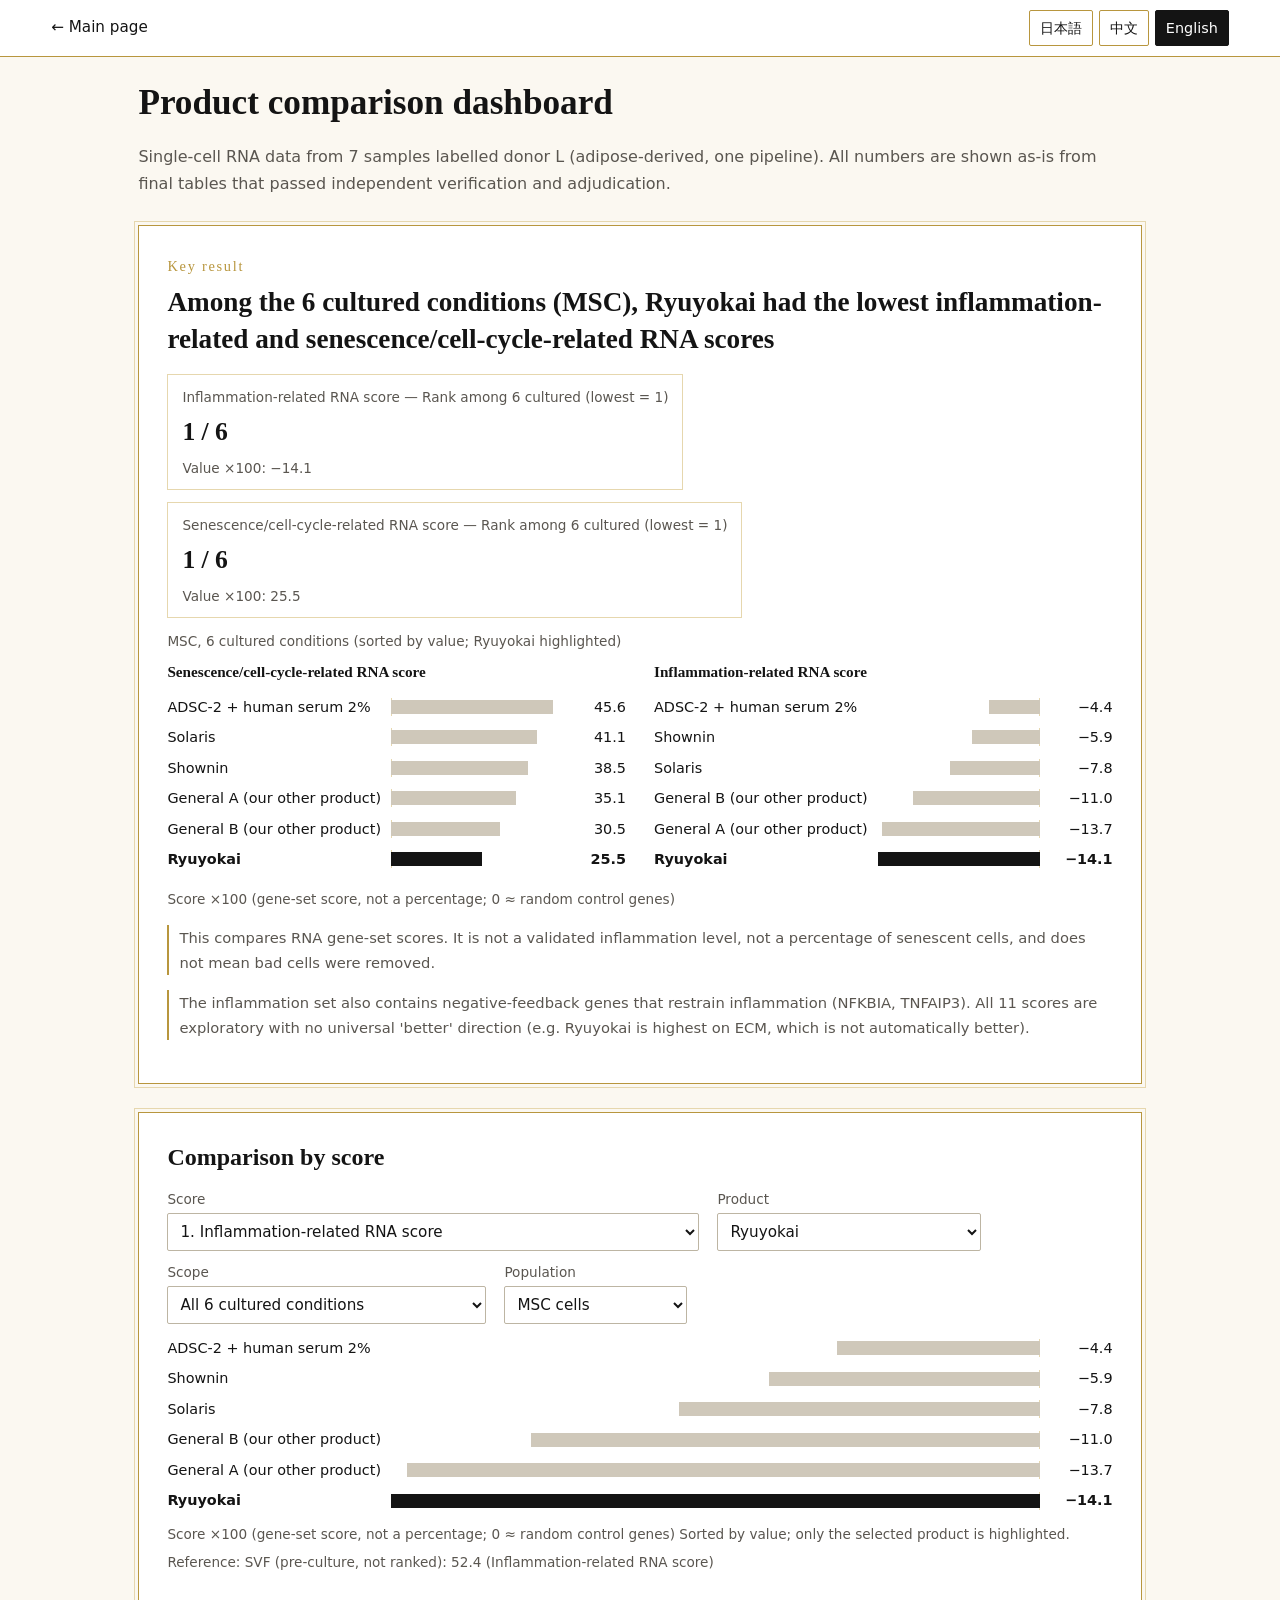
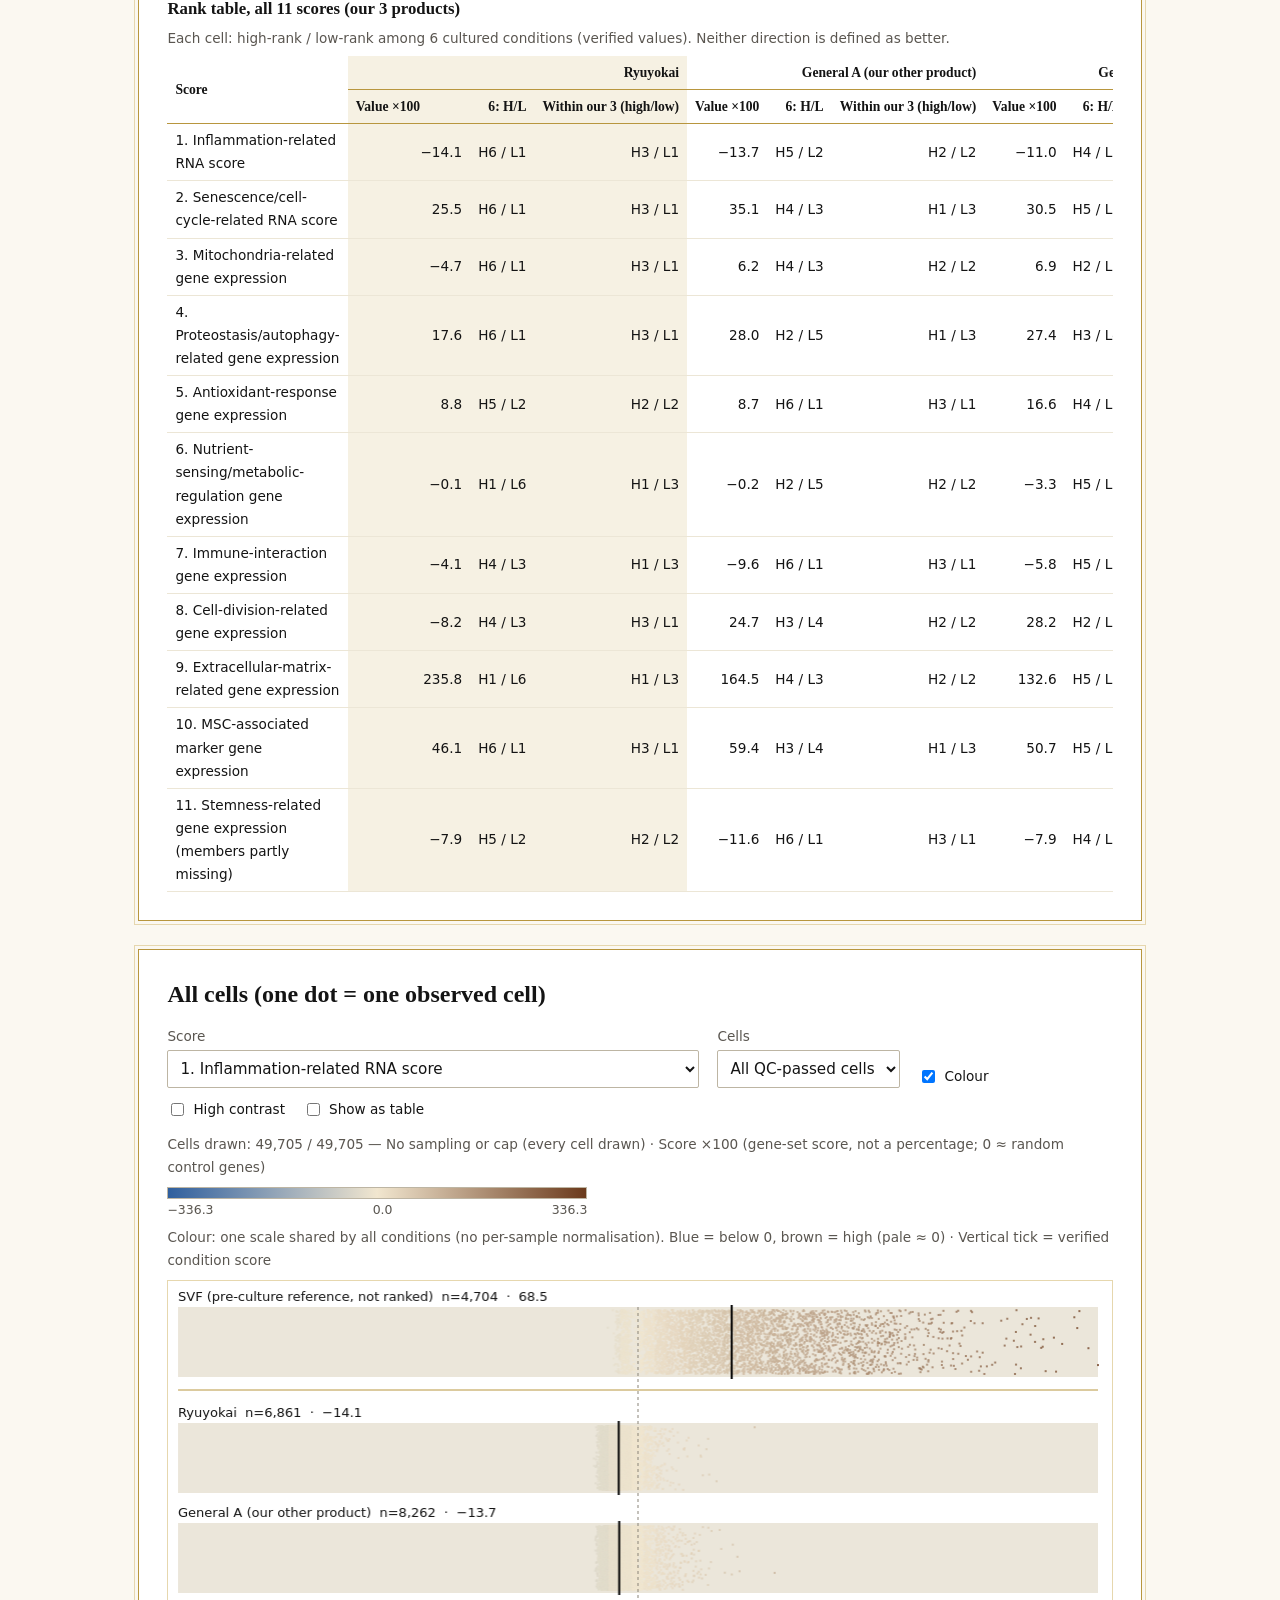
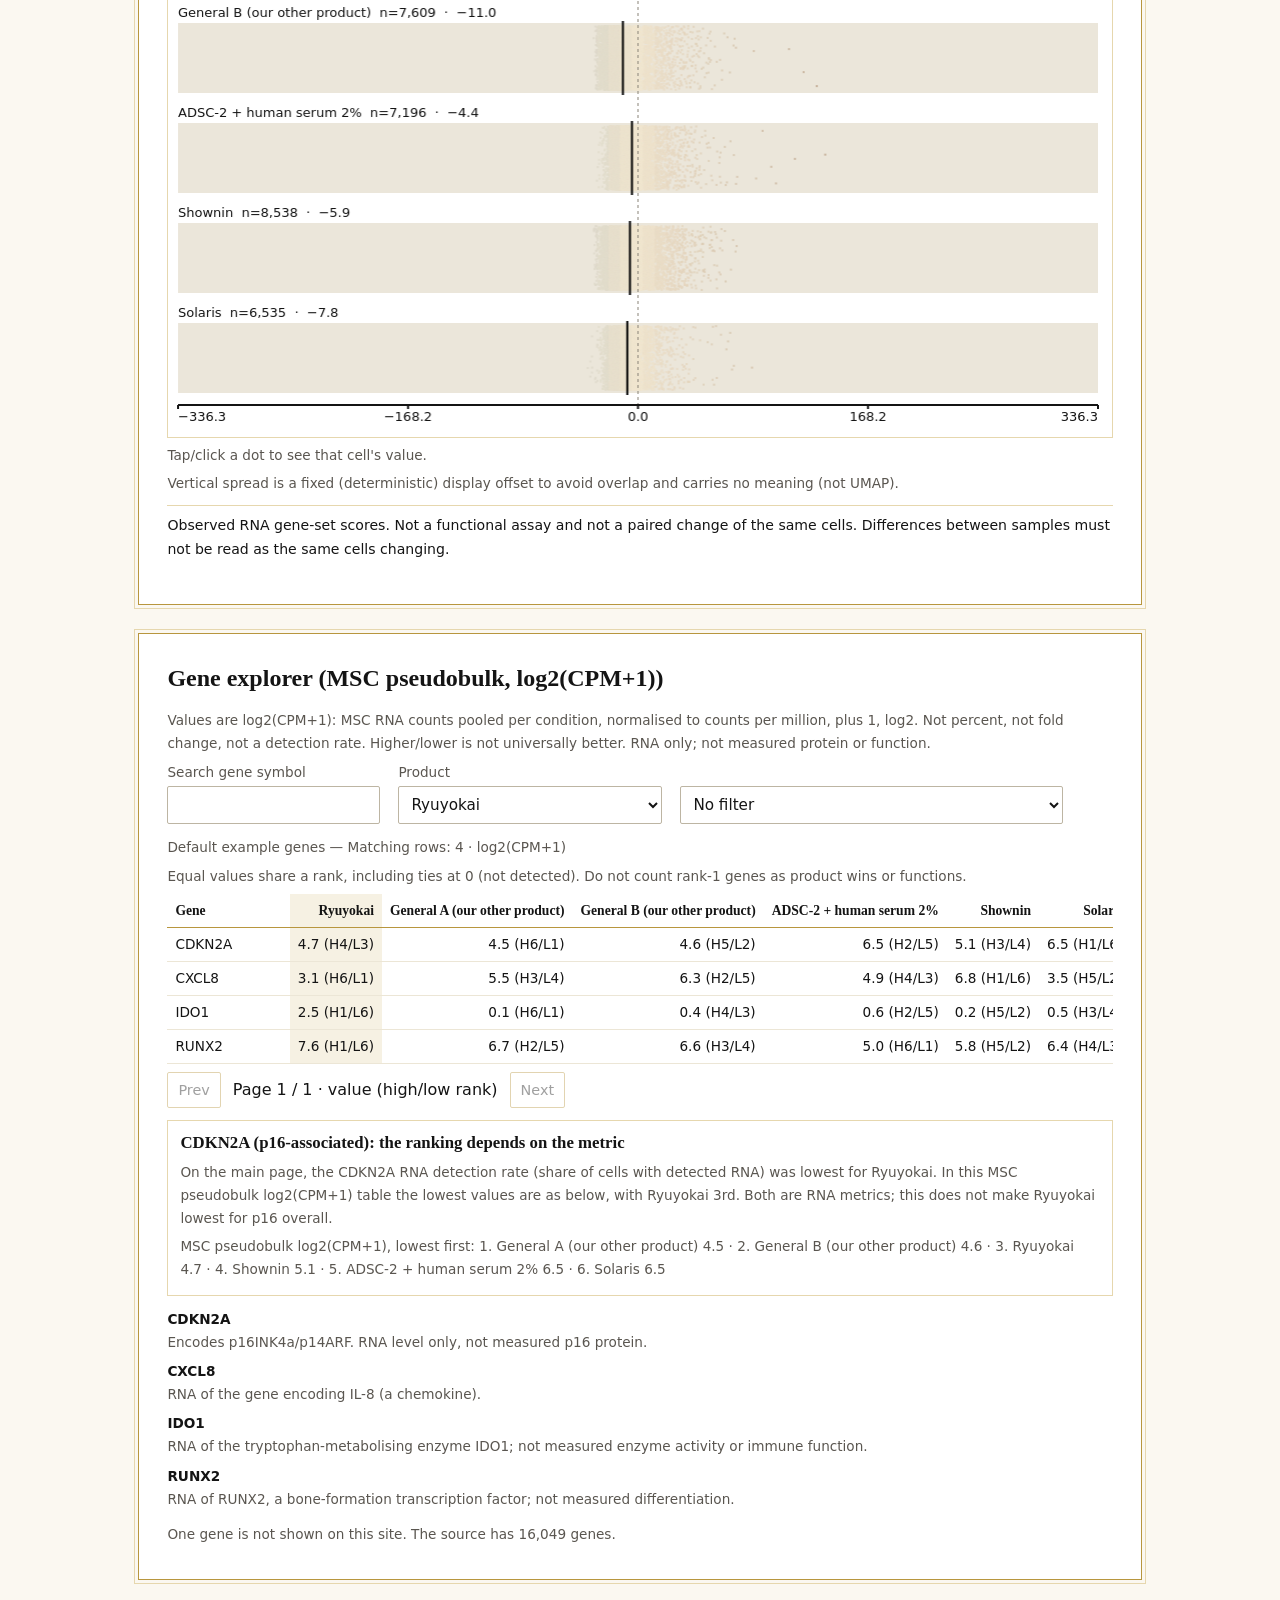
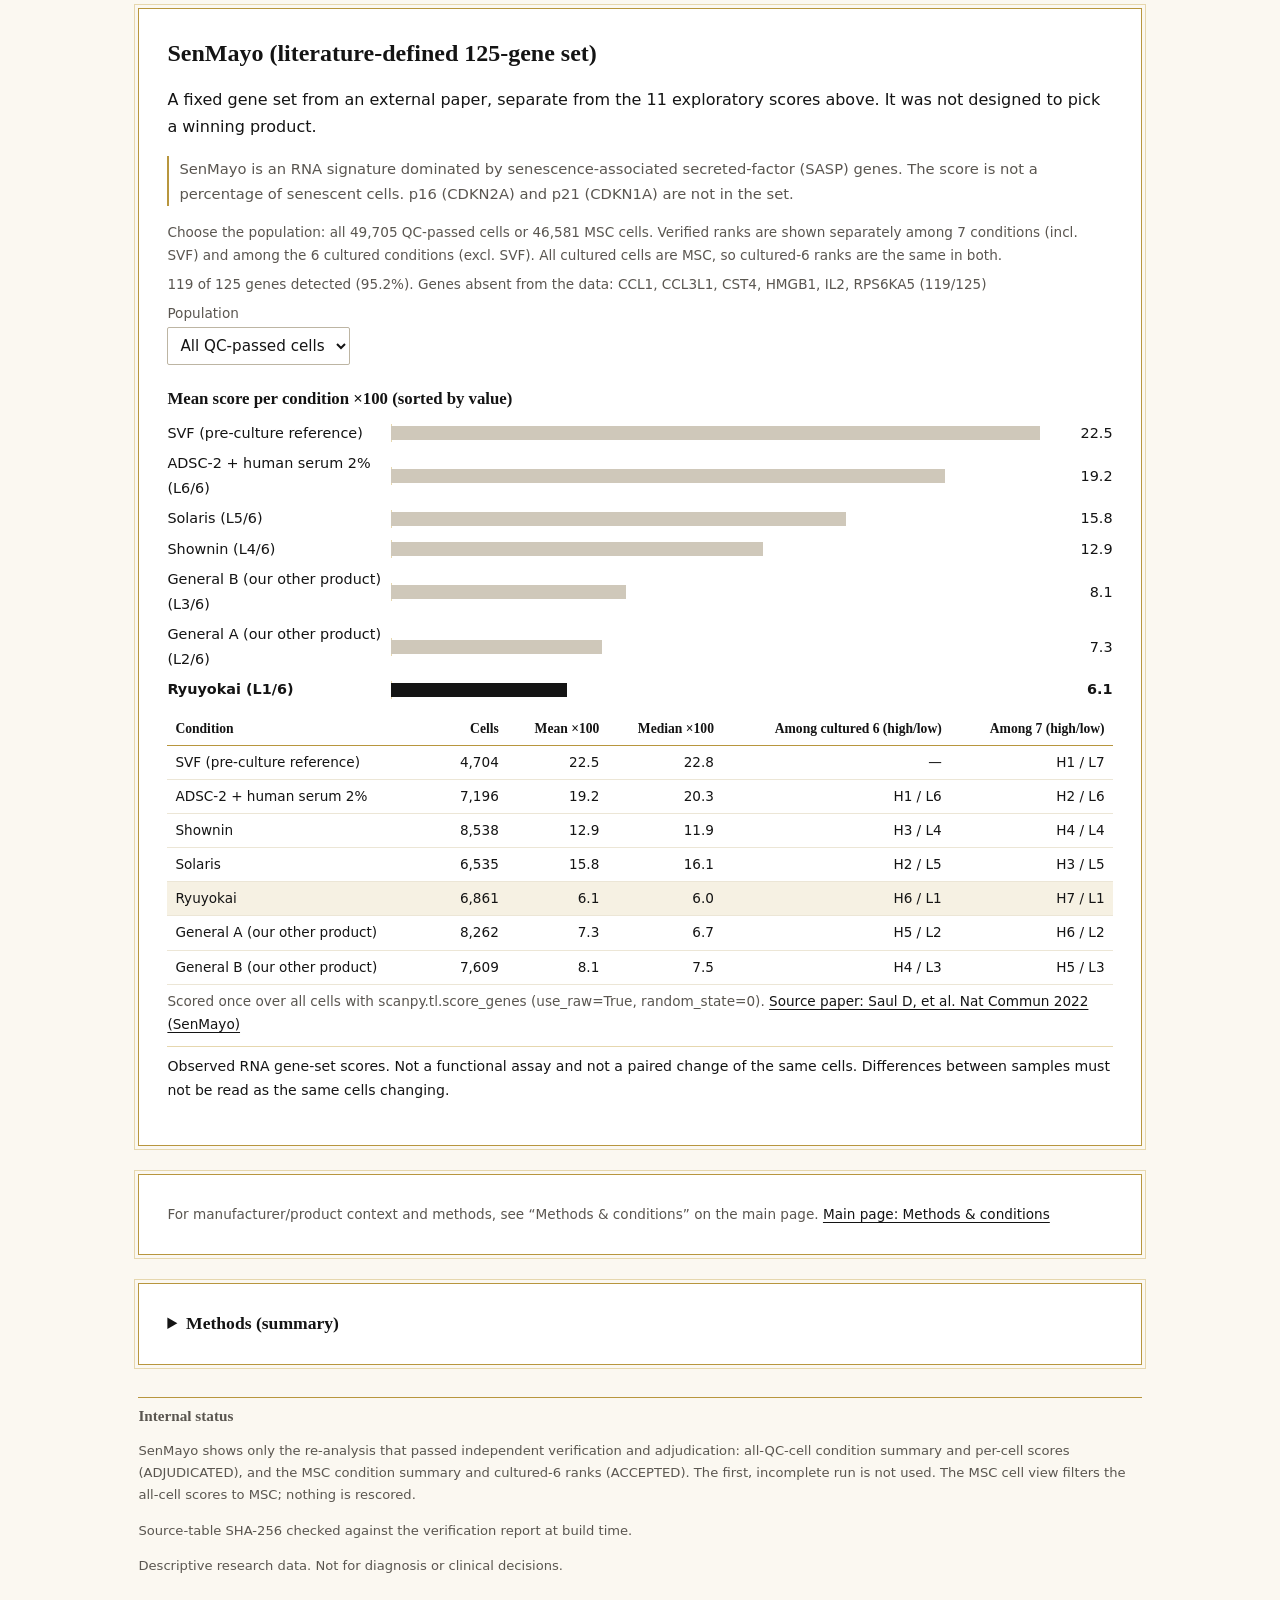
<file: products.html>
<!doctype html>
<html lang="ja">
<head>
<meta charset="utf-8">
<meta name="viewport" content="width=device-width,initial-scale=1">
<meta name="robots" content="noindex,nofollow">
<title>製品比較ダッシュボード</title>
<link rel="stylesheet" href="products.css">
</head>
<body>
<header class="top">
  <a id="home" class="home" href="index.html" data-t="home">← メインページへ</a>
  <nav class="langs" aria-label="Language">
    <button type="button" data-lang="ja" lang="ja">日本語</button>
    <button type="button" data-lang="zh" lang="zh">中文</button>
    <button type="button" data-lang="en" lang="en">English</button>
  </nav>
</header>
<main>
  <h1 data-t="title">製品比較ダッシュボード</h1>
  <p class="lead" data-t="lead"></p>
  <noscript><p class="frame" data-t="noscript">このページの表示にはJavaScriptが必要です。</p></noscript>

  <section class="frame hero" id="hero" aria-labelledby="hero-h">
    <p class="kicker" data-t="hero_k"></p>
    <h2 id="hero-h" data-t="hero_h"></h2>
    <div id="hero-ranks" class="hero-ranks"></div>
    <p class="note" data-t="hero_charts"></p>
    <div class="hero-charts">
      <figure><figcaption id="heroCapSen"></figcaption><div id="heroSen" class="bars" role="list"></div></figure>
      <figure><figcaption id="heroCapInf"></figcaption><div id="heroInf" class="bars" role="list"></div></figure>
    </div>
    <p class="note" data-t="unit"></p>
    <p class="caveat" data-t="hero_c1"></p>
    <p class="caveat" data-t="hero_c2"></p>
  </section>

  <section class="frame" id="compare" aria-labelledby="cmp-h">
    <h2 id="cmp-h" data-t="cmp_h"></h2>
    <div class="controls">
      <label><span data-t="sel_axis"></span><select id="axisSel"></select></label>
      <label><span data-t="sel_product"></span><select id="prodSel"></select></label>
      <label><span data-t="sel_scope"></span><select id="scopeSel"><option value="6" data-t="scope6"></option><option value="4" data-t="scope4"></option></select></label>
      <label><span data-t="sel_pop"></span><select id="popSel"><option value="msc" data-t="pop_msc"></option><option value="all" data-t="pop_all"></option></select></label>
    </div>
    <p class="note" id="scopeNote" data-t="scope4_note" hidden></p>
    <div id="bars" class="bars" role="list"></div>
    <p class="note"><span data-t="unit"></span> <span data-t="sorted_note"></span></p>
    <p class="note" id="svfRef"></p>

    <h3 data-t="matrix_h"></h3>
    <p class="note" data-t="matrix_note"></p>
    <div class="scroll-x"><table id="matrix" class="tbl"></table></div>
  </section>

  <section class="frame" id="cells" aria-labelledby="cells-h">
    <h2 id="cells-h" data-t="cells_h"></h2>
    <div class="controls">
      <label><span data-t="sel_axis"></span><select id="cAxisSel"></select></label>
      <label><span data-t="filter"></span><select id="cFilter"><option value="all" data-t="f_all"></option><option value="msc" data-t="f_msc"></option></select></label>
      <label class="chk"><input type="checkbox" id="cColor" checked> <span data-t="color"></span></label>
      <label class="chk"><input type="checkbox" id="cHC"> <span data-t="hc"></span></label>
      <label class="chk"><input type="checkbox" id="cTable"> <span data-t="table"></span></label>
    </div>
    <p class="note" id="cSmNote" data-t="sm_cells_note" hidden></p>
    <p class="note" id="cCount" aria-live="polite"></p>
    <div class="legend" id="cLegend"><div class="grad" id="cGrad"></div><div class="lticks" id="cTicks"></div><p class="note" id="cLegText"></p></div>
    <div class="plotwrap" id="plotwrap"><canvas id="cv" role="img"></canvas></div>
    <p class="note" id="cPick" aria-live="polite" data-t="pick"></p>
    <p class="note" data-t="jitter"></p>
    <div id="cTableWrap" class="scroll-x" hidden><table class="tbl" id="cTab"></table></div>
    <p class="foot" data-t="foot"></p>
  </section>

  <section class="frame" id="genes" aria-labelledby="genes-h">
    <h2 id="genes-h" data-t="genes_h"></h2>
    <p class="note" data-t="genes_note"></p>
    <div class="controls">
      <label><span data-t="search"></span><input id="gSearch" type="search" autocomplete="off" spellcheck="false"></label>
      <label><span data-t="sel_product"></span><select id="gProd"></select></label>
      <label><select id="gFilter"><option value="none" data-t="gf_none"></option><option value="high" data-t="gf_high"></option><option value="low" data-t="gf_low"></option></select></label>
    </div>
    <p class="note" id="gStatus" aria-live="polite"></p>
    <p class="note" data-t="g_ties"></p>
    <div class="scroll-x"><table class="tbl" id="gTab"></table></div>
    <div class="pager"><button type="button" id="gPrev" data-t="g_prev"></button><span id="gPage"></span><button type="button" id="gNext" data-t="g_next"></button></div>
    <div class="cdk" id="cdkn2a">
      <h3 data-t="cdkn2a_h"></h3>
      <p class="note" data-t="cdkn2a_note"></p>
      <p class="note" id="cdkOrder"></p>
    </div>
    <dl id="gEx" class="gex"></dl>
    <p class="note" data-t="g_omit"></p>
  </section>

  <section class="frame" id="senmayo" aria-labelledby="sm-h">
    <h2 id="sm-h" data-t="sm_h"></h2>
    <p data-t="sm_lead"></p>
    <p class="caveat" data-t="sm_what"></p>
    <p class="note" data-t="sm_pop"></p>
    <p class="note" id="smCov"></p>
    <div class="controls"><label><span data-t="sel_pop"></span><select id="smPop"><option value="all" data-t="pop_all"></option><option value="msc" data-t="pop_msc"></option></select></label></div>
    <h3 data-t="sm_chart"></h3>
    <div id="smBars" class="bars" role="list"></div>
    <div class="scroll-x"><table class="tbl" id="smTab"></table></div>
    <p class="note"><span data-t="sm_method"></span> <a id="smPaper" href="https://doi.org/10.1038/s41467-022-32552-1" rel="noopener" data-t="sm_paper"></a></p>
    <p class="foot" data-t="foot"></p>
  </section>

  <p class="frame note" id="mainback"><span data-t="maker"></span> <a id="makerLink" href="index.html?lang=ja#methods-ja" data-t="maker_link"></a></p>

  <details class="frame methods" id="methods">
    <summary data-t="methods_h"></summary>
    <p data-t="m1"></p><p data-t="m2"></p><p data-t="m3"></p><p data-t="m4"></p><p data-t="m5"></p>
    <h3 data-t="m_def"></h3>
    <div id="defs"></div>
  </details>

  <section class="status" id="status">
    <h2 data-t="status_h"></h2>
    <p data-t="status_senmayo"></p>
    <p data-t="verified"></p>
    <p data-t="internal"></p>
  </section>
</main>
<script src="products.js"></script>
</body>
</html>
</file>
<file: assets_public/ab-comparison.css>
:root{--ink:#292622;--muted:#6c665f;--line:#ded7cd;--gold:#ad925f;--red:#861f35;--blue:#2e5c8a}*{box-sizing:border-box}html{scroll-behavior:smooth;scroll-padding-top:85px}body{margin:0;color:var(--ink);background:#faf8f4;font-family:'Noto Sans JP',-apple-system,BlinkMacSystemFont,'Hiragino Kaku Gothic ProN',sans-serif;line-height:1.85;font-size:17px}a{color:inherit;text-underline-offset:4px}header{position:sticky;top:0;z-index:3;background:#faf8f4f2;backdrop-filter:blur(12px);padding:18px max(5vw,20px);display:flex;justify-content:space-between;align-items:center;border-bottom:1px solid var(--line);gap:16px;font-size:14px}.brand{font-weight:600;letter-spacing:.1em;text-decoration:none}.brand span{color:var(--red);margin-left:16px}main{max-width:1180px;margin:auto;padding:0 36px}.hero{padding:85px 0 60px}.eyebrow{font-size:13px;letter-spacing:.15em;color:#7e6b47;font-weight:600}h1,h2,h3{font-family:'Noto Serif JP','Hiragino Mincho ProN',serif;font-weight:500;line-height:1.5;letter-spacing:.025em}h1{font-size:clamp(32px,4.5vw,58px);margin:20px 0 24px}h2{font-size:clamp(26px,3vw,38px);margin:16px 0}h3{font-size:24px}.lead{font-size:23px}.hero-grid{display:grid;grid-template-columns:repeat(3,1fr);gap:18px;margin:35px 0 24px}.hero-grid a{background:white;border:1px solid var(--line);border-top:3px solid var(--gold);border-radius:20px;padding:25px;text-decoration:none}.hero-grid span{font-size:16px}.hero-grid strong{font-family:Georgia,serif;font-weight:400;font-size:62px;line-height:1.25;display:block;color:var(--red);font-variant-numeric:tabular-nums}.hero-grid small{font-size:25px}.hero-grid p{font-size:14px;margin:6px 0}.hero-grid .blue strong,.blue{color:var(--blue)}.red{color:var(--red)}.scope,.small{font-size:14px;color:var(--muted)}.scope{border-left:3px solid var(--gold);padding-left:16px}.intro{max-width:780px;margin:0 0 50px}.legend{display:flex;flex-wrap:wrap;gap:8px 24px;font-size:14px}.metric{display:grid;grid-template-columns:minmax(0,.9fr) minmax(0,1.1fr);background:white;border:1px solid var(--line);border-radius:24px;margin:28px 0;overflow:hidden}.chart-panel{background:linear-gradient(145deg,#f6f2e9,#fff 80%);padding:30px;min-width:0}.chart-panel svg{display:block;width:100%;height:auto;overflow:visible;margin-top:25px}.barval{font-size:21px;fill:var(--ink);font-weight:600}.barlabel{font-size:20px;fill:var(--ink)}.axis{font-size:13px;fill:#726c63}.comparison{display:flex;gap:14px;align-items:center;justify-content:center;font-size:16px}.comparison b{display:block;font:36px Georgia,serif;font-variant-numeric:tabular-nums}.comparison>span:last-child{color:var(--accent)}.arrow{font-size:40px;color:var(--accent)}.explain{padding:32px;min-width:0}.badge{font-size:14px;color:#6d5426;background:#f4eee3;border:1px solid #e6d7bb;border-radius:20px;padding:6px 12px;display:inline-block;line-height:1.6}.gene{font-weight:600}.gene span{font-size:14px;color:var(--muted);font-weight:400}.evidence{font-size:14px;background:#f7f6f3;padding:16px;border-radius:12px}table{width:100%;border-collapse:collapse;font-size:13px;line-height:1.65;margin-top:20px;font-variant-numeric:tabular-nums}caption{text-align:left;color:var(--muted);padding:8px 0}th,td{text-align:right;padding:8px 5px;border-bottom:1px solid #eae6df}th:first-child{text-align:left;font-weight:400}thead th{font-weight:500;background:#f6f5f2}.own{color:var(--accent);font-weight:700}.plot-section,#methods{padding:70px 0 15px}.cell-plot{margin:35px 0;background:#fff;padding:28px;border:1px solid var(--line);border-radius:20px}.cell-plot canvas{width:100%;display:block}.cell-plot h3{margin:0 0 10px}.scale{height:12px;width:180px;display:inline-block;border-radius:6px;margin:0 12px;background:linear-gradient(to right,#f1eeea,#2e5c8a)}.plot-legend{font-size:13px;margin-bottom:18px;display:flex;align-items:center;flex-wrap:wrap}.table-scroll{overflow:auto;border:1px solid var(--line);border-radius:12px}.full-table{min-width:850px;margin:0}.full-table th:first-child{position:sticky;left:0;background:#f8f6f1}.download{display:inline-block;border:1px solid var(--line);border-radius:30px;padding:12px 22px;background:white}footer{max-width:1180px;margin:65px auto 0;padding:35px;color:var(--muted);font-size:13px;border-top:1px solid var(--line)}@media(max-width:700px){main{padding:0 20px}.hero{padding:42px 0 32px}.hero-grid{grid-template-columns:1fr;gap:12px}.hero-grid a{display:grid;grid-template-columns:1fr auto;align-items:center;padding:18px 22px}.hero-grid strong{grid-column:2;grid-row:1/3;font-size:48px}.hero-grid p{grid-column:1;max-width:190px}.hero-grid small{font-size:20px}.lead{font-size:19px}.metric{grid-template-columns:1fr;border-radius:20px}.chart-panel{padding:24px}.chart-panel svg{max-width:420px;margin:15px auto}.explain{padding:24px}.explain h2{font-size:26px}table{font-size:12px}.comparison b{font-size:32px}.plot-section,#methods{padding-top:42px}.cell-plot{padding:18px 12px}.cell-plot h3{font-size:23px}header{font-size:12px}.brand span{margin-left:8px}}@media(prefers-reduced-motion:reduce){html{scroll-behavior:auto}}
/* Champion-only edition */
.winner-summary{display:grid;grid-template-columns:1fr 1fr;gap:24px;margin:38px 0}.winner-summary>div{background:#fff;border:1px solid var(--line);border-top:3px solid var(--gold);border-radius:20px;padding:28px}.winner-summary h2{font-size:28px}.winner-summary p{font-size:20px}.champ-value{font-size:25px;font-weight:600;font-variant-numeric:tabular-nums}.champ-label{font-size:18px;fill:#2b2b2b}.champ-rank{font-size:23px;font-weight:700;fill:#876a31}.champion .chart-panel{padding:24px}.champion .chart-panel svg{margin:12px auto 0}.chart-heading{font-size:17px;font-weight:600;margin:28px 0 0}.mechanism{display:flex;align-items:center;justify-content:center;gap:12px;min-height:165px;padding:20px 0}.factor-orb{display:flex;align-items:center;justify-content:center;flex:0 0 96px;min-height:96px;border-radius:50%;background:#fff;color:var(--accent);border:2px solid var(--accent);font-size:22px;font-weight:600}.factor-target{padding:18px 12px;border:1px solid #cfc7ba;border-radius:24px;background:#fff;font-size:18px;max-width:130px;text-align:center}.signal{text-align:center;min-width:64px;color:var(--accent)}.signal span{display:block;font-size:40px;line-height:1.2}.signal small{display:block;font-size:13px}.result strong{font:64px Georgia,serif;color:var(--accent);line-height:1.2}.result strong small{font-size:28px}.result>p{margin-top:5px;font-size:16px}.why h3{font-family:inherit;font-weight:600;font-size:18px;margin:23px 0 6px}.why p{margin:0}.reading{border-left:3px solid var(--accent);padding-left:16px;font-size:15px;color:#59534b}.champion table{font-size:15px}.bio-section{padding:55px 0 0}.bio-panels{display:grid;grid-template-columns:repeat(3,minmax(0,1fr));gap:18px}.bio-panels figure{margin:0;background:#fff;border:1px solid var(--line);border-radius:18px;overflow:hidden}.bio-crop{position:relative;aspect-ratio:1.3;overflow:hidden;background:#fff}.bio-crop img{position:absolute;width:300%;max-width:none;height:auto;top:-93%}.bio-crop.p0 img{left:0}.bio-crop.p1 img{left:-100%}.bio-crop.p2 img{left:-200%}.bio-panels figcaption{padding:10px 20px 22px;font-size:16px}.bio-panels figcaption b{font-size:18px;font-weight:600}.badge{background:linear-gradient(120deg,#fbf5e6,#eee0bc);border-color:#c6ae73;color:#654e20;font-size:15px}
@media(max-width:700px){.winner-summary{grid-template-columns:1fr;gap:15px}.winner-summary>div{padding:22px}.winner-summary h2{font-size:26px}.champion .chart-panel{padding:22px 12px}.champion .explain{padding:22px}.champ-value{font-size:27px}.champ-label{font-size:21px}.champ-rank{font-size:26px}.bio-panels{grid-template-columns:1fr}.bio-panels figure{max-width:440px;width:100%;margin:auto}.bio-panels figcaption{font-size:17px}.bio-crop{aspect-ratio:1.5}.bio-crop img{top:-108%}.mechanism{gap:10px}.factor-orb{flex-basis:90px;min-height:90px}.signal{min-width:55px}.factor-target{font-size:17px;padding:14px 10px}.champion table{font-size:14px}.champion th,.champion td{padding:10px 3px}.result strong{font-size:62px}}
</file>
<file: assets_public/immune-relay.css>
.ir-page{margin:0;background:#faf8f3;color:#272521;font-family:"Noto Sans JP","Hiragino Sans","PingFang SC",system-ui,sans-serif;font-size:18px;line-height:1.8}.ir-header{display:flex;justify-content:space-between;align-items:center;gap:18px;padding:20px max(22px,calc((100vw - 1260px)/2));background:#fffc;position:sticky;top:0;z-index:20;border-bottom:1px solid #ded8cc;backdrop-filter:blur(14px)}.ir-header>a{color:#242320;text-decoration:none;font-family:serif;font-size:26px;white-space:nowrap}.ir-header span{font:11px system-ui;letter-spacing:2px;display:block}.ir-header nav{display:flex;gap:8px;flex-wrap:wrap}.ir-header button,.ir-section button,.ir-section select{font:inherit;border:1px solid #cbc2b1;border-radius:24px;background:#fff;padding:8px 16px;color:#272521;cursor:pointer}.ir-header button[aria-pressed=true]{background:#292620;color:white}.ir-edition{display:none}.ir-edition.is-active{display:block}.ir-section{max-width:1260px;box-sizing:border-box;margin:auto;padding:64px 28px;color:#272521;font:18px/1.8 "Noto Sans JP","Hiragino Sans","PingFang SC",system-ui,sans-serif;overflow-wrap:anywhere}.ir-section+.ir-section{border-top:1px solid #ddd5c7}.ir-section h2{font-family:"Noto Serif JP","Yu Mincho","Songti SC",Georgia,serif;font-size:clamp(32px,4.2vw,60px);line-height:1.3;letter-spacing:.01em;margin:16px 0 28px;text-wrap:balance;color:#272521}.ir-section h3{font-size:25px;line-height:1.5;margin:12px 0 20px}.ir-section p{margin:12px 0 22px;line-height:1.8}.ir-eyebrow{font-size:12px!important;letter-spacing:2px;color:#8b754a;font-weight:700}.ir-lead{font-size:22px;max-width:940px}.ir-split{display:grid;grid-template-columns:minmax(0,1fr) minmax(0,1fr);gap:40px;align-items:start;margin:36px 0}.ir-film{margin:0;position:relative;min-width:0}.ir-film video{width:100%;aspect-ratio:1;background:#faf8f2;border-radius:24px;display:block;object-fit:contain}.ir-film-labels{position:absolute;top:19%;left:3%;width:94%;display:grid;grid-template-columns:1fr 1fr;gap:10%;text-align:center;font-weight:700;font-size:clamp(16px,1.4vw,21px);pointer-events:none}.ir-film-labels span{padding:7px 2px;background:#fff9;border-radius:9px}.ir-film figcaption,.ir-section .ir-note{font-size:16px;line-height:1.75;color:#645e55}.ir-film figcaption{margin:16px 0}.ir-film button{font-size:16px}.ir-phase{font-weight:700;font-size:18px;min-height:3.6em;border-left:3px solid #ae976c;padding-left:14px}.ir-steps{margin:0;padding-left:28px}.ir-steps li{padding-left:8px;margin-bottom:22px}.ir-steps li::marker{color:#997b47;font-weight:bold;font-size:22px}.ir-steps b{font-size:23px}.ir-results>article,.ir-three>article{background:#fffdf9;border:1px solid #e1d8c6;border-radius:22px;padding:26px;min-width:0;box-sizing:border-box}.ir-down{color:#2e5c8a;display:block;font-size:55px;font-weight:500;letter-spacing:-1px}.ir-chart{margin:22px 0}.ir-chart-axis{margin-left:0;font-size:13px;color:#777;display:flex;justify-content:space-between;border-bottom:1px solid #d5cec2;margin-bottom:16px}.ir-bar-row{display:grid;grid-template-columns:minmax(0,1fr) 65px;gap:4px 10px;margin:15px 0;align-items:center}.ir-bar-row>span{font-size:16px;grid-column:1/-1;line-height:1.5}.ir-track{height:13px;background:#f0eeea;position:relative;overflow:hidden;border-radius:3px}.ir-track i{display:block;height:100%;background:#9a9690;border-radius:3px;min-width:1px}.ir-track i.ir-own{background:#2e5c8a}.ir-bar-row strong{font-size:17px;font-variant-numeric:tabular-nums;text-align:right;line-height:1}.ir-dog-bars{height:220px;display:flex;align-items:end;justify-content:center;gap:70px;border-bottom:1px solid #ccc;margin:32px 0 20px;padding-bottom:12px}.ir-dog-bars>div{display:flex;flex-direction:column;align-items:center;gap:5px}.ir-dog-bars i{width:70px;background:#94918b;display:block;border-radius:5px 5px 0 0}.ir-dog-bars>div:last-child i{background:#2e5c8a}.ir-dog-bars b{font-size:25px}.ir-dog-bars span{font-size:16px}.ir-link{display:inline-block;margin-top:18px;padding:15px 22px;color:#fff!important;background:#28251f;border-radius:28px;font-weight:700;text-decoration:none}.ir-three{display:grid;grid-template-columns:repeat(3,minmax(0,1fr));gap:20px;margin:30px 0}.ir-evidence{display:grid;grid-template-columns:1fr 1fr;gap:24px;margin-top:35px}.ir-evidence article{padding:28px;background:#fff;border-top:3px solid #b7a06d;border-radius:3px 3px 16px 16px}.ir-section a{color:#2e5c8a;text-underline-offset:4px}.ir-nes{margin:40px 0}.ir-nes-row{display:grid;grid-template-columns:220px minmax(0,1fr) 70px;gap:14px;align-items:center;margin:28px 0}.ir-nes-row>small{grid-column:3;font-size:13px;white-space:nowrap}.ir-nes-track{height:30px;background:linear-gradient(to right,#f6f4f0 49.8%,#8b8273 49.8%,#8b8273 50.2%,#f6f4f0 50.2%);position:relative}.ir-nes-track i{display:block;position:absolute;top:5px;height:20px;border-radius:2px}.ir-zero{position:absolute;left:50%;top:-27px;font-size:13px;transform:translateX(-50%)}.ir-nes-row strong{text-align:right;font-variant-numeric:tabular-nums}.ir-legend{display:flex;align-items:center;gap:16px;margin:24px 0;font-size:15px}.ir-legend i{display:block;width:160px;height:16px;border:1px solid #ccc;background:linear-gradient(to right,#f4f4f0,#2e5c8a)}.ir-canvas-wrap{width:100%;overflow:hidden;background:white;border-radius:18px;border:1px solid #e2dccf}.ir-canvas-wrap canvas{display:block;width:100%}.ir-table-scroll{overflow-x:auto;border:1px solid #ddd5c7;border-radius:14px;margin:25px 0;scrollbar-gutter:stable}.ir-table-scroll table{border-collapse:collapse;width:100%;min-width:1130px;font-size:16px;line-height:1.5}.ir-table-scroll th,.ir-table-scroll td{padding:15px 13px;border-bottom:1px solid #e5dfd4;text-align:right;white-space:nowrap}.ir-table-scroll thead th{white-space:normal;min-width:125px;background:#eeeae1;color:#302e29;font-size:16px}.ir-table-scroll th:first-child{position:sticky;left:0;background:#f7f4ed;z-index:1;text-align:left;min-width:95px}.ir-table-scroll td small{display:block;color:#7a7062;font-size:13px;margin-top:5px}.ir-table-scroll caption{text-align:left;padding:12px;font-size:15px;color:#645e55}.ir-section [data-ir-load]{color:#861f35}.ir-intro{background:linear-gradient(130deg,#f8f3e8,#fffdf8 55%,#f4eee1);border-radius:24px;margin-top:40px;margin-bottom:40px}.ir-page .ir-intro{margin-top:35px}.ir-page footer{font-size:14px;color:#777}
@media(max-width:760px){.ir-header{padding:12px 16px;align-items:start}.ir-header>a{font-size:22px}.ir-header button{font-size:14px;padding:6px 10px}.ir-header nav{gap:4px;justify-content:end}.ir-section{padding:38px 20px;font-size:17px}.ir-section h2{font-size:34px}.ir-section h3{font-size:23px}.ir-lead{font-size:19px}.ir-split,.ir-three,.ir-evidence{grid-template-columns:1fr;gap:26px}.ir-film-labels{font-size:16px}.ir-results>article,.ir-three>article{padding:23px}.ir-steps b{font-size:21px}.ir-intro{border-radius:0;margin-top:0}.ir-nes-row{grid-template-columns:1fr 64px;gap:8px}.ir-nes-row>b{grid-column:1/-1}.ir-nes-row>small{grid-column:2}.ir-nes-track{margin-top:20px}.ir-section .ir-note,.ir-film figcaption{font-size:16px}.ir-film-labels{top:18%}.ir-link{font-size:17px}.ir-down{font-size:50px}.ir-table-scroll table{font-size:17px}}@media(prefers-reduced-motion:reduce){.ir-section *{scroll-behavior:auto!important}}
.ir-quote{margin:22px 0;padding:5px 0 5px 18px;border-left:2px solid #b7a06d;font-size:16px;color:#5d574e}.ir-quote p{margin:8px 0}.ir-quote [lang=en]{font-family:Georgia,serif}
</file>
<file: products.css>
/* products.css — internal product comparison dashboard (owned by products worker) */
:root{
  --ivory:#fbf8f1; --white:#fff; --ink:#141414; --mute:#5a5650; --gold:#b8963e; --gold-soft:#e6d7ae;
  --hl:#141414; --bar:#cfc8ba; --blue:#2f5f9e;
  --serif:"Noto Serif JP","Noto Serif SC","Noto Serif","Hiragino Mincho ProN","Songti SC",serif;
  --sans:"Noto Sans JP","Noto Sans SC","Noto Sans","Hiragino Sans","PingFang SC",system-ui,sans-serif;
}
*{box-sizing:border-box}
html{-webkit-text-size-adjust:100%}
body{margin:0;background:var(--ivory);color:var(--ink);font:16px/1.7 var(--sans);overflow-x:hidden}
h1,h2,h3,summary{font-family:var(--serif);font-weight:600;line-height:1.35}
h1{font-size:clamp(1.5rem,4vw,2.2rem);margin:.4em 0 .3em}
h2{font-size:clamp(1.15rem,3vw,1.5rem);margin:0 0 .6em}
h3{font-size:1.05rem;margin:1.4em 0 .4em}
a{color:var(--ink);text-underline-offset:3px}
a:focus-visible,button:focus-visible,select:focus-visible,input:focus-visible,summary:focus-visible{outline:2px solid var(--gold);outline-offset:2px}
.top{display:flex;justify-content:space-between;align-items:center;gap:12px;flex-wrap:wrap;padding:10px max(16px,4vw);border-bottom:1px solid var(--gold);background:var(--white)}
.home{font-size:.95rem;text-decoration:none}
.langs{display:flex;gap:6px}
.langs button,.pager button{font:inherit;font-size:.9rem;background:var(--white);color:var(--ink);border:1px solid var(--gold);border-radius:2px;padding:4px 10px;cursor:pointer;min-height:36px}
.langs button[aria-pressed="true"]{background:var(--ink);color:var(--white);border-color:var(--ink)}
main{max-width:1080px;margin:0 auto;padding:8px max(14px,3vw) 48px}
.lead{color:var(--mute);max-width:62em}
.frame{background:var(--white);border:1px solid var(--gold);outline:1px solid var(--gold-soft);outline-offset:3px;padding:clamp(14px,3vw,28px);margin:28px 0}
.hero{background:var(--white)}
.kicker{font-family:var(--serif);letter-spacing:.12em;color:var(--gold);margin:0 0 .4em;font-size:.9rem}
.hero h2{font-size:clamp(1.2rem,3.4vw,1.7rem)}
.hero-ranks{display:flex;flex-wrap:wrap;gap:12px;margin:12px 0}
.hero-ranks div{border:1px solid var(--gold-soft);padding:8px 14px;min-width:min(100%,250px)}
.hero-ranks b{font-family:var(--serif);font-size:1.6rem;display:block}
.caveat{font-size:.92rem;color:var(--mute);border-left:2px solid var(--gold);padding-left:10px}
.controls{display:flex;flex-wrap:wrap;gap:10px 18px;margin:6px 0 12px;align-items:flex-end}
.controls label{display:flex;flex-direction:column;font-size:.85rem;color:var(--mute);gap:2px;max-width:100%}
.controls label.chk{flex-direction:row;align-items:center;gap:6px;color:var(--ink)}
select,input[type=search]{font:inherit;font-size:.95rem;color:var(--ink);background:var(--white);border:1px solid #bdb5a3;border-radius:2px;padding:5px 8px;min-height:38px;max-width:100%}
.note{font-size:.85rem;color:var(--mute);margin:.4em 0}
.foot{font-size:.88rem;border-top:1px solid var(--gold-soft);padding-top:8px;margin-top:10px}
.bars{display:grid;gap:6px;margin:10px 0}
.bar{display:grid;grid-template-columns:minmax(7em,15em) 1fr 4.5em;align-items:center;gap:8px;font-size:.9rem}
.bar .track{position:relative;height:18px;background:linear-gradient(var(--gold-soft),var(--gold-soft)) no-repeat var(--zero) 0/1px 100%}
.bar .fill{position:absolute;top:2px;bottom:2px;background:var(--bar)}
.bar.sel .fill{background:var(--hl)}
.bar.sel{font-weight:700}
.bar .num{text-align:right;font-variant-numeric:tabular-nums}
.scroll-x{overflow-x:auto;max-width:100%}
.tbl{border-collapse:collapse;font-size:.85rem;width:100%;font-variant-numeric:tabular-nums}
.tbl th,.tbl td{border-bottom:1px solid #ece6d6;padding:5px 8px;text-align:right;white-space:nowrap}
.tbl th:first-child,.tbl td:first-child{text-align:left;white-space:normal;min-width:9em}
.tbl thead th{font-family:var(--serif);font-weight:600;border-bottom:1px solid var(--gold)}
.tbl .selcol{background:#f6f1e3}
.legend{margin:8px 0}
.grad{height:12px;border:1px solid #bdb5a3;max-width:420px}
.lticks{display:flex;justify-content:space-between;max-width:420px;font-size:.78rem;color:var(--mute)}
.plotwrap{width:100%;overflow-x:auto;border:1px solid var(--gold-soft);background:var(--white)}
.plotwrap canvas{display:block;width:100%;min-width:300px;cursor:crosshair}
body.hc .plotwrap{border-color:var(--ink)}
body.hc{--mute:#222;--bar:#888}
.pager{display:flex;gap:12px;align-items:center;margin:8px 0}
.pager button[disabled]{opacity:.4;cursor:default}
.gex{font-size:.85rem;margin:12px 0}
.gex dt{font-weight:700}
.gex dd{margin:0 0 6px 0;color:var(--mute)}
.dl{padding-left:1.1em;font-size:.9rem}
.dl li{margin:4px 0;word-break:break-all}
.dl code{font-size:.75rem;color:var(--mute)}
.methods summary{cursor:pointer;font-size:1.1rem}
.methods p{font-size:.92rem}
.def{border-top:1px solid var(--gold-soft);padding:6px 0;font-size:.85rem}
.def b{font-family:var(--serif)}
.status{font-size:.82rem;color:var(--mute);border-top:1px solid var(--gold);margin-top:32px;padding-top:8px}
.status h2{font-size:.95rem}
@media (max-width:520px){
  body{font-size:15px}
  .bar{grid-template-columns:minmax(6.5em,9.5em) 1fr 3.8em;font-size:.82rem}
  .controls label{flex:1 1 100%}
  .controls label.chk{flex:0 0 auto}
}
.hero-charts{display:grid;grid-template-columns:repeat(auto-fit,minmax(min(100%,320px),1fr));gap:12px 28px;margin:6px 0}
.hero-charts figure{margin:0}
.hero-charts figcaption{font-family:var(--serif);font-weight:600;font-size:.95rem;margin-bottom:4px}
.cdk{border:1px solid var(--gold-soft);padding:8px 12px;margin:12px 0}
.cdk h3{margin:.2em 0}
</file>
